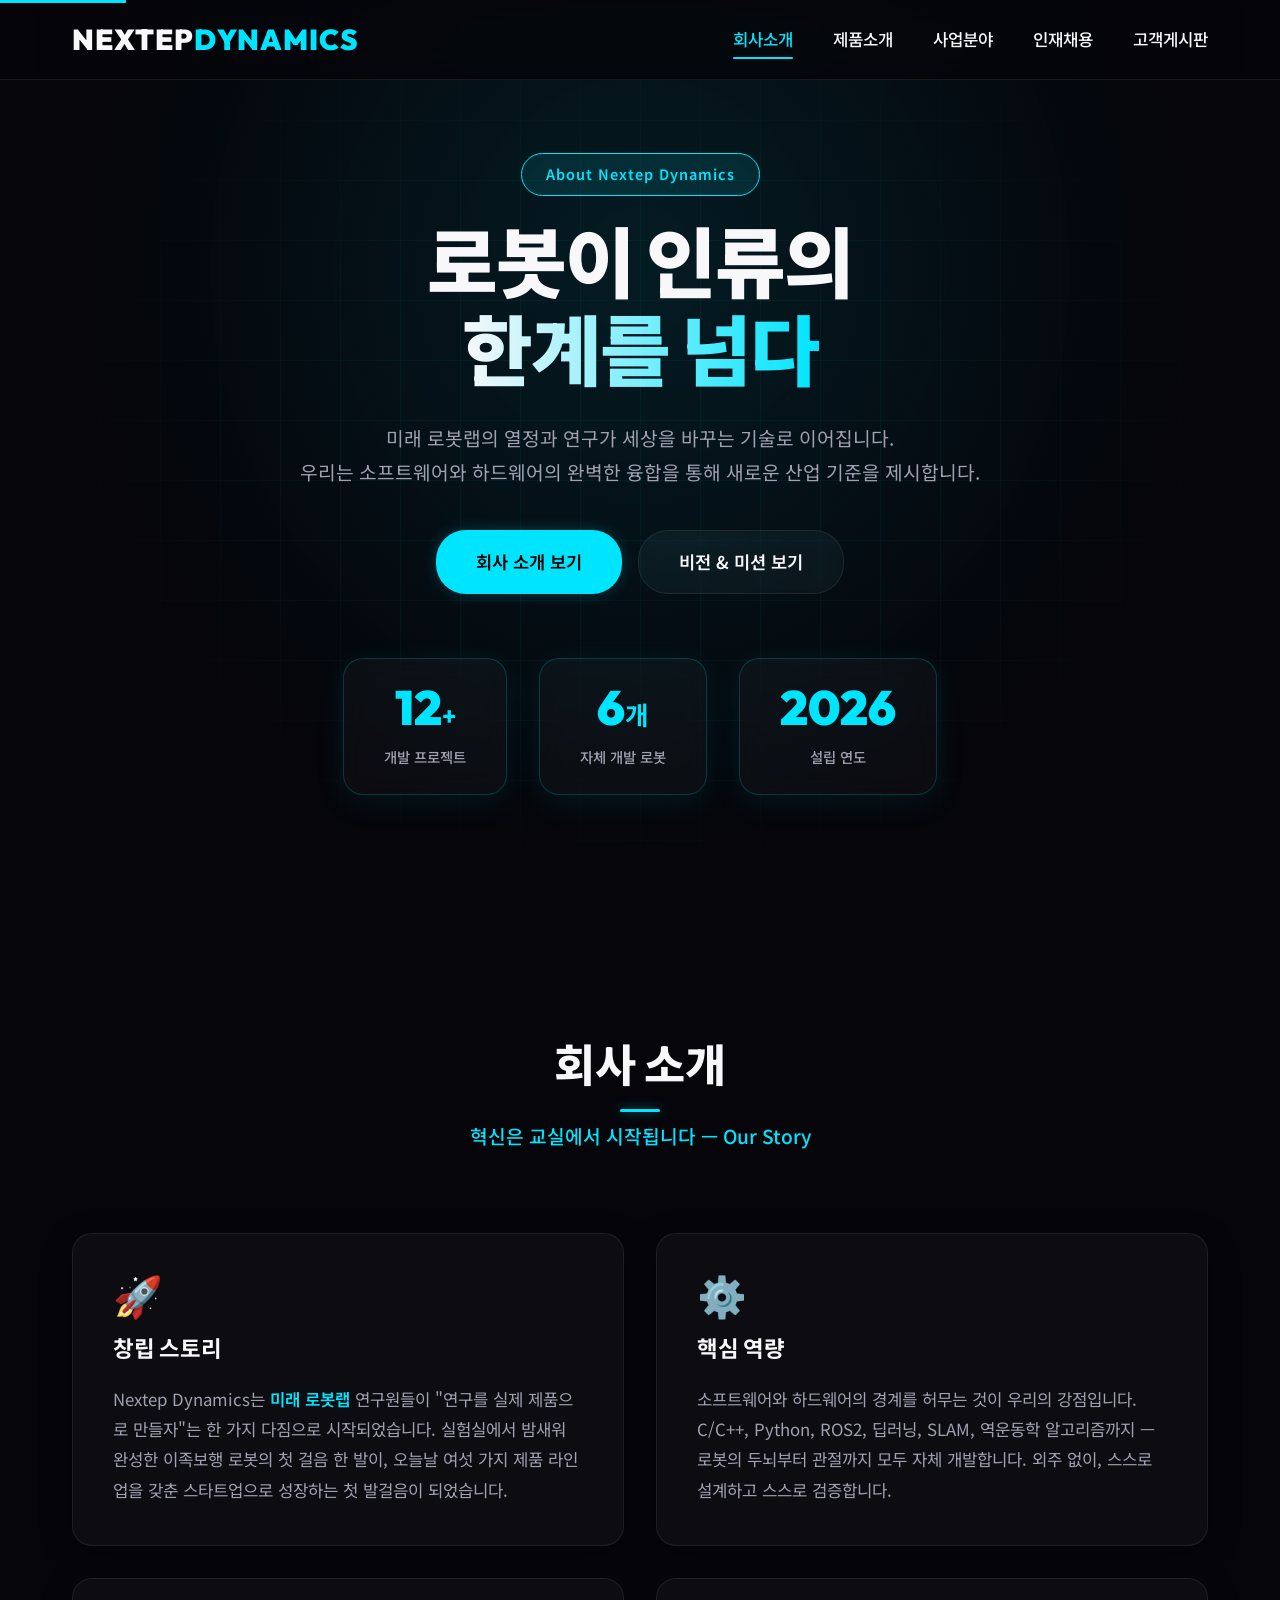
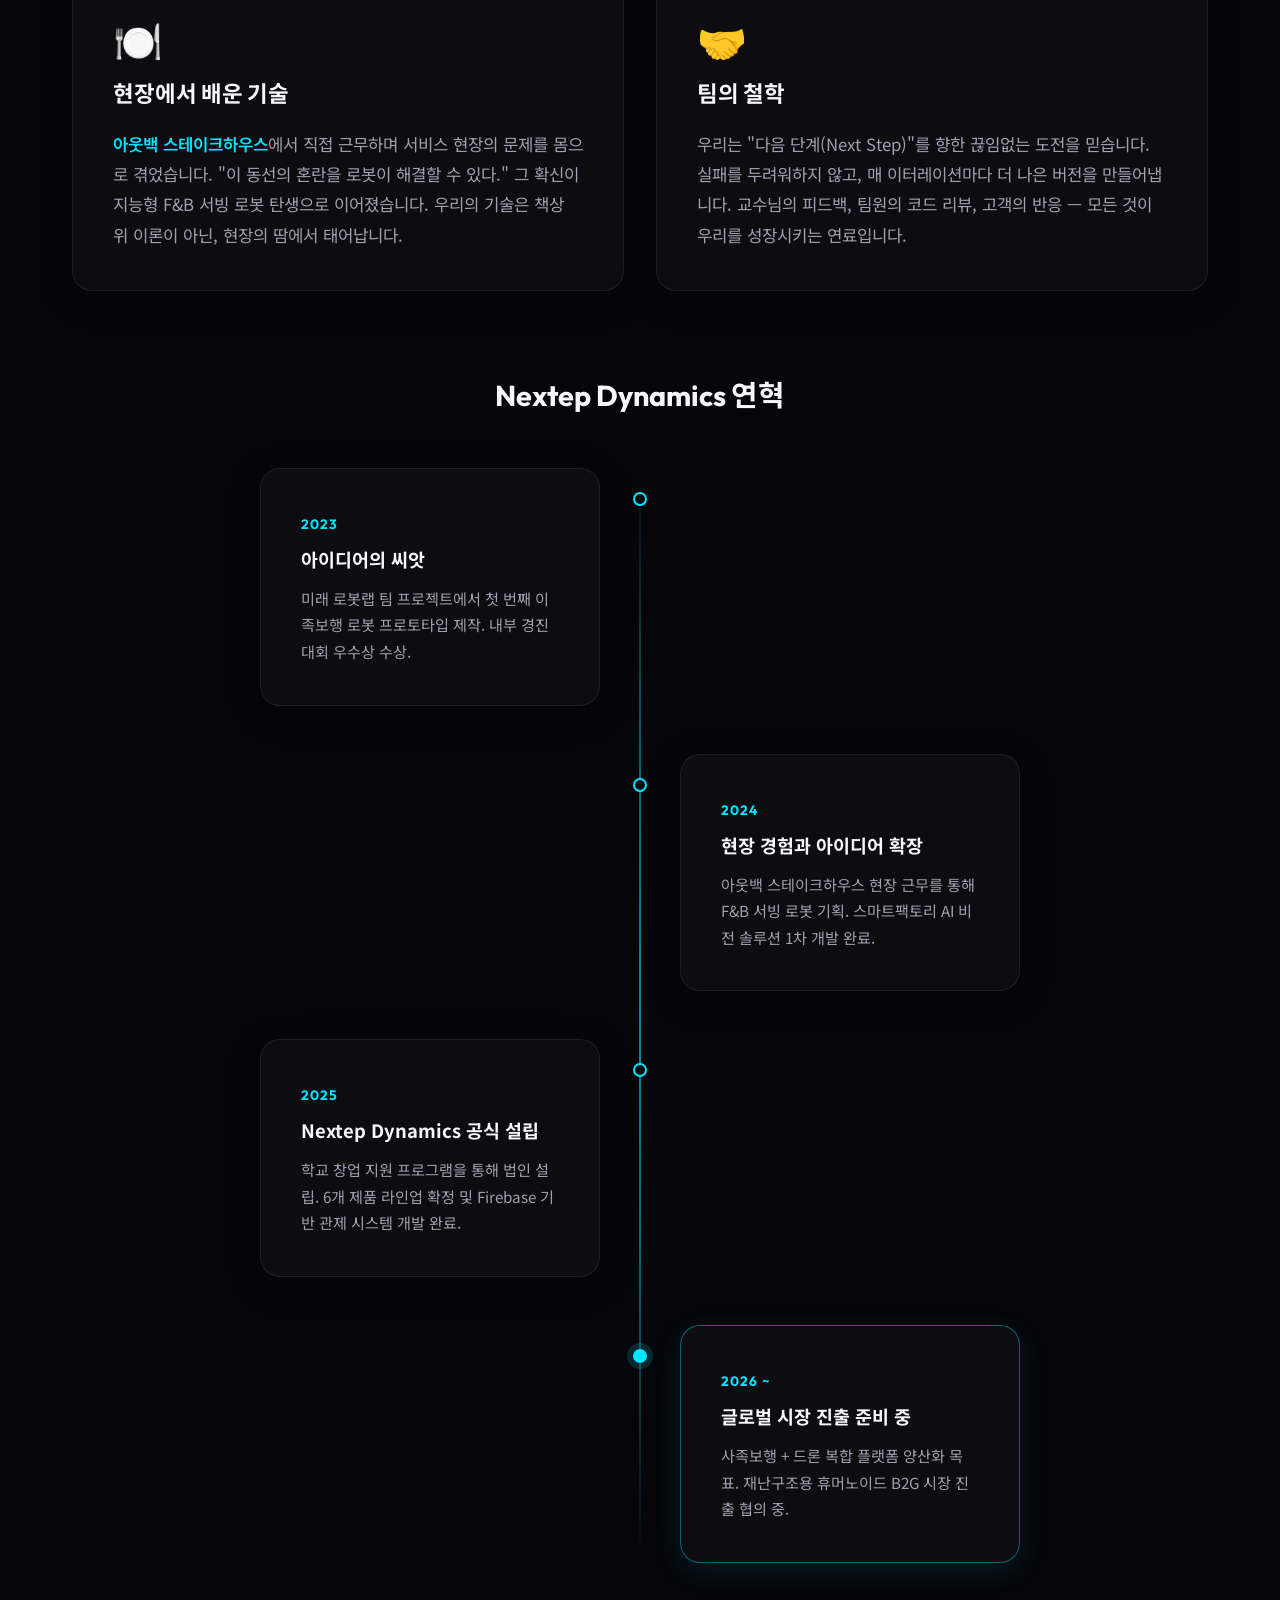
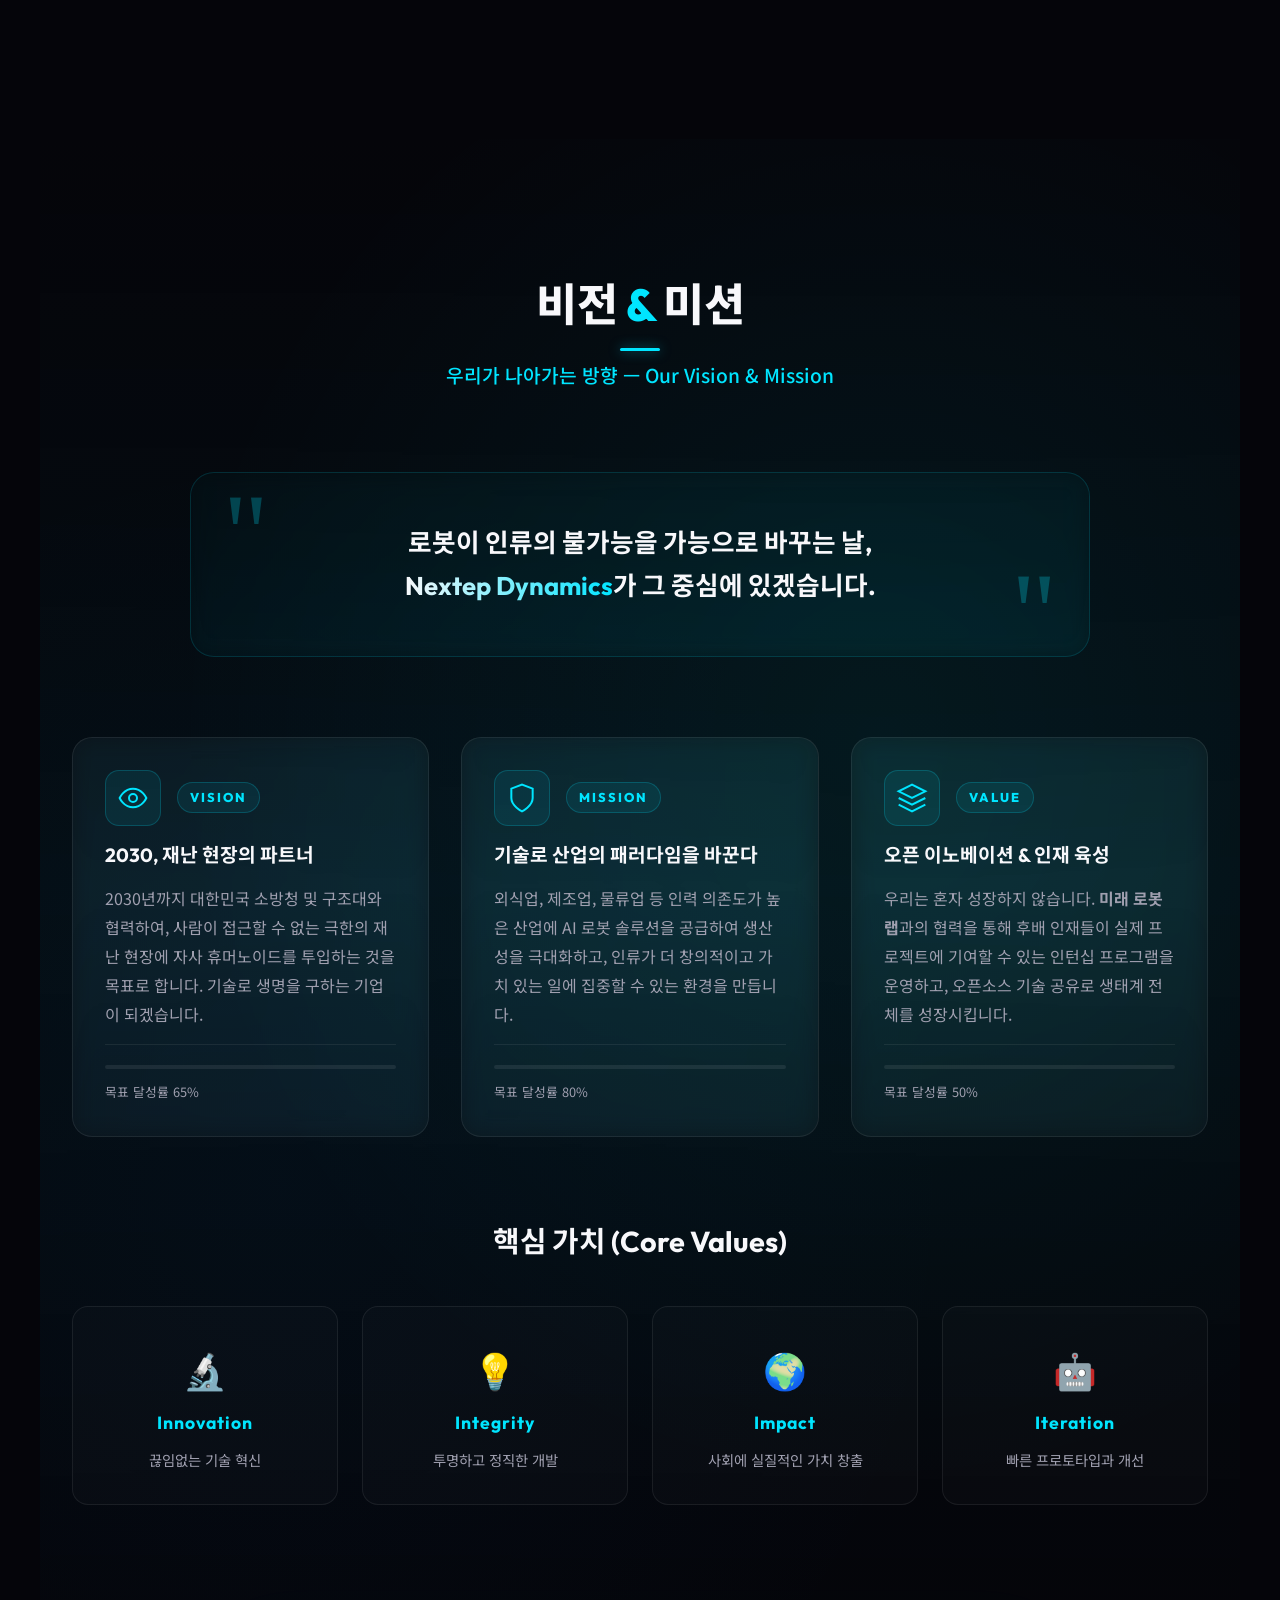
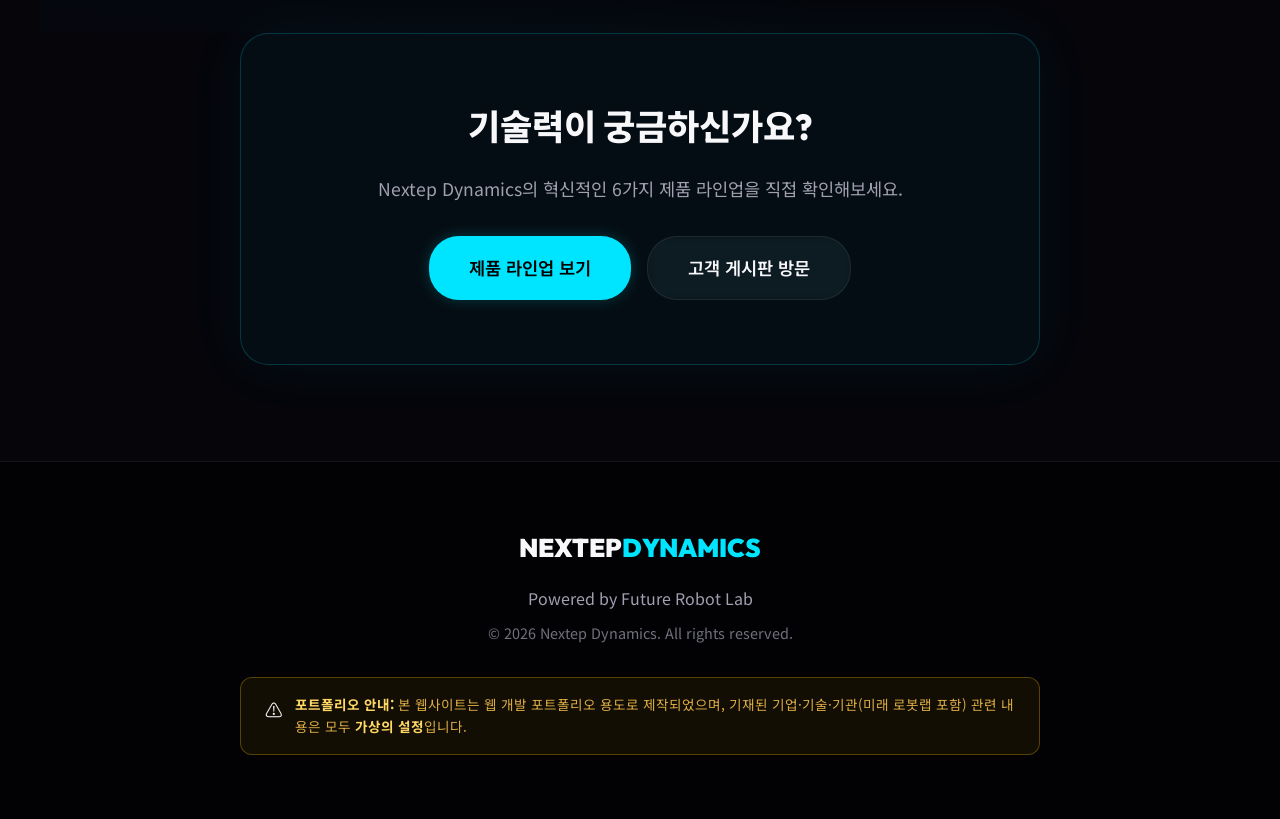
<file: about.html>
<!DOCTYPE html>
<html lang="ko">
<head>
    <meta charset="UTF-8">
    <meta name="viewport" content="width=device-width, initial-scale=1.0">
    <title>회사 소개 | Nextep Dynamics</title>
    <meta name="description" content="Nextep Dynamics의 창립 스토리, 핵심 가치, 미래 비전을 소개합니다. 미래 로봇랩에서 탄생한 첨단 로보틱스 기업입니다.">
    <meta name="theme-color" content="#00e5ff">
    <meta name="color-scheme" content="dark">
    <!-- Favicon & Manifest -->
    <link rel="icon" href="favicon.svg" type="image/svg+xml">
    <link rel="manifest" href="manifest.json">
    <!-- Open Graph -->
    <meta property="og:type"        content="website">
    <meta property="og:title"       content="회사소개 | Nextep Dynamics">
    <meta property="og:description" content="창립 스토리, 핵심 역량, 미래 비전 — Nextep Dynamics의 이야기">
    <meta property="og:url"         content="https://nextep-dynamics.kr/about.html">
    <meta property="og:image"       content="https://nextep-dynamics.kr/og-image.png">
    <meta property="og:image:width" content="1200">
    <meta property="og:image:height" content="630">
    <!-- Twitter Card -->
    <meta name="twitter:card"        content="summary_large_image">
    <meta name="twitter:title"       content="회사소개 | Nextep Dynamics">
    <meta name="twitter:description" content="창립 스토리, 핵심 역량, 미래 비전 — Nextep Dynamics의 이야기">
    <meta name="twitter:image"       content="https://nextep-dynamics.kr/og-image.png">
    <!-- Canonical -->
    <link rel="canonical" href="https://nextep-dynamics.kr/about.html">
    <!-- Preconnect (fonts) -->
    <link rel="preconnect" href="https://fonts.googleapis.com">
    <link rel="preconnect" href="https://fonts.gstatic.com" crossorigin>
    <link href="https://fonts.googleapis.com/css2?family=Outfit:wght@300;400;600;800;900&family=Noto+Sans+KR:wght@300;400;500;700;900&display=swap" rel="stylesheet">
    <!-- Stylesheets -->
    <link rel="stylesheet" href="style.css">
    <link rel="stylesheet" href="about.css">

</head>
<body>
    <!-- 접근성을 위한 본문 건너뛰기 링크 -->
    <a href="#main-content" class="skip-link">본문 바로가기</a>

    <!-- Navbar -->
    <nav class="navbar" role="navigation" aria-label="메인 네비게이션">
        <div class="nav-container">
            <a href="index.html" class="logo" aria-label="홈으로 이동">NEXTEP<span>DYNAMICS</span></a>
            <ul class="nav-links">
                <li><a href="about.html" class="nav-item active">회사소개</a></li>
                <li><a href="index.html#products" class="nav-item">제품소개</a></li>
                <li><a href="business.html" class="nav-item">사업분야</a></li>
                <li><a href="careers.html" class="nav-item">인재채용</a></li>
                <li><a href="board.html" class="nav-item">고객게시판</a></li>
            </ul>
            <button class="hamburger" aria-label="메뉴 열기" aria-expanded="false" tabindex="0">
                <span></span>
                <span></span>
                <span></span>
            </button>
        </div>
    </nav>

    <main id="main-content">

        <!-- ===== HERO: 회사 소개 헤더 ===== -->
        <section class="about-hero" aria-label="회사 소개 헤더">
            <div class="about-hero-bg-grid"></div>
            <div class="about-hero-content">
                <span class="badge fade-in-up">About Nextep Dynamics</span>
                <h1 class="fade-in-up delay-1">로봇이 인류의 <br><span class="gradient-text">한계를 넘다</span></h1>
                <p class="fade-in-up delay-2">미래 로봇랩의 열정과 연구가 세상을 바꾸는 기술로 이어집니다.<br>우리는 소프트웨어와 하드웨어의 완벽한 융합을 통해 새로운 산업 기준을 제시합니다.</p>
                <div class="about-hero-cta fade-in-up delay-3">
                    <a href="#company-intro" class="btn btn-primary" id="btn-intro-scroll">회사 소개 보기</a>
                    <a href="#vision" class="btn btn-secondary" id="btn-vision-scroll">비전 & 미션 보기</a>
                </div>
            </div>
            <!-- 플로팅 스탯 배지 -->
            <div class="floating-stats fade-in-up delay-3" aria-label="회사 주요 통계">
                <div class="fstat-item" tabindex="0">
                    <span class="fstat-num" id="counter-projects">0</span><span class="fstat-unit">+</span>
                    <span class="fstat-label">개발 프로젝트</span>
                </div>
                <div class="fstat-item" tabindex="0">
                    <span class="fstat-num" id="counter-robots">0</span><span class="fstat-unit">개</span>
                    <span class="fstat-label">자체 개발 로봇</span>
                </div>
                <div class="fstat-item" tabindex="0">
                    <span class="fstat-num" id="counter-since">0</span><span class="fstat-unit"></span>
                    <span class="fstat-label">설립 연도</span>
                </div>
            </div>
        </section>

        <!-- ===== SECTION 1: 회사 소개 ===== -->
        <section id="company-intro" class="about-section" aria-labelledby="intro-title">
            <div class="section-title">
                <h2 id="intro-title">회사 소개</h2>
                <p>혁신은 교실에서 시작됩니다 — Our Story</p>
            </div>

            <div class="intro-grid">
                <!-- 창립 스토리 -->
                <div class="intro-card glass-panel-about slide-in-left" tabindex="0">
                    <div class="intro-card-icon" aria-hidden="true">🚀</div>
                    <h3>창립 스토리</h3>
                    <p>Nextep Dynamics는 <strong>미래 로봇랩</strong> 연구원들이 "연구를 실제 제품으로 만들자"는 한 가지 다짐으로 시작되었습니다. 실험실에서 밤새워 완성한 이족보행 로봇의 첫 걸음 한 발이, 오늘날 여섯 가지 제품 라인업을 갖춘 스타트업으로 성장하는 첫 발걸음이 되었습니다.</p>
                </div>

                <!-- 핵심 역량 -->
                <div class="intro-card glass-panel-about slide-in-right" tabindex="0">
                    <div class="intro-card-icon" aria-hidden="true">⚙️</div>
                    <h3>핵심 역량</h3>
                    <p>소프트웨어와 하드웨어의 경계를 허무는 것이 우리의 강점입니다. C/C++, Python, ROS2, 딥러닝, SLAM, 역운동학 알고리즘까지 — 로봇의 두뇌부터 관절까지 모두 자체 개발합니다. 외주 없이, 스스로 설계하고 스스로 검증합니다.</p>
                </div>

                <!-- 아웃백 스토리 -->
                <div class="intro-card glass-panel-about slide-in-left" tabindex="0">
                    <div class="intro-card-icon" aria-hidden="true">🍽️</div>
                    <h3>현장에서 배운 기술</h3>
                    <p><strong>아웃백 스테이크하우스</strong>에서 직접 근무하며 서비스 현장의 문제를 몸으로 겪었습니다. "이 동선의 혼란을 로봇이 해결할 수 있다." 그 확신이 지능형 F&B 서빙 로봇 탄생으로 이어졌습니다. 우리의 기술은 책상 위 이론이 아닌, 현장의 땀에서 태어납니다.</p>
                </div>

                <!-- 팀 철학 -->
                <div class="intro-card glass-panel-about slide-in-right" tabindex="0">
                    <div class="intro-card-icon" aria-hidden="true">🤝</div>
                    <h3>팀의 철학</h3>
                    <p>우리는 "다음 단계(Next Step)"를 향한 끊임없는 도전을 믿습니다. 실패를 두려워하지 않고, 매 이터레이션마다 더 나은 버전을 만들어냅니다. 교수님의 피드백, 팀원의 코드 리뷰, 고객의 반응 — 모든 것이 우리를 성장시키는 연료입니다.</p>
                </div>
            </div>

            <!-- 타임라인 -->
            <div class="timeline-wrapper fade-in" aria-label="회사 연혁">
                <h3 class="timeline-title">Nextep Dynamics 연혁</h3>
                <div class="timeline">
                    <div class="timeline-item" tabindex="0">
                        <div class="timeline-dot"></div>
                        <div class="timeline-content glass-panel-about">
                            <span class="timeline-year">2023</span>
                            <h4>아이디어의 씨앗</h4>
                            <p>미래 로봇랩 팀 프로젝트에서 첫 번째 이족보행 로봇 프로토타입 제작. 내부 경진대회 우수상 수상.</p>
                        </div>
                    </div>
                    <div class="timeline-item" tabindex="0">
                        <div class="timeline-dot"></div>
                        <div class="timeline-content glass-panel-about">
                            <span class="timeline-year">2024</span>
                            <h4>현장 경험과 아이디어 확장</h4>
                            <p>아웃백 스테이크하우스 현장 근무를 통해 F&B 서빙 로봇 기획. 스마트팩토리 AI 비전 솔루션 1차 개발 완료.</p>
                        </div>
                    </div>
                    <div class="timeline-item" tabindex="0">
                        <div class="timeline-dot"></div>
                        <div class="timeline-content glass-panel-about">
                            <span class="timeline-year">2025</span>
                            <h4>Nextep Dynamics 공식 설립</h4>
                            <p>학교 창업 지원 프로그램을 통해 법인 설립. 6개 제품 라인업 확정 및 Firebase 기반 관제 시스템 개발 완료.</p>
                        </div>
                    </div>
                    <div class="timeline-item" tabindex="0">
                        <div class="timeline-dot timeline-dot-active"></div>
                        <div class="timeline-content glass-panel-about timeline-content-active">
                            <span class="timeline-year">2026 ~</span>
                            <h4>글로벌 시장 진출 준비 중</h4>
                            <p>사족보행 + 드론 복합 플랫폼 양산화 목표. 재난구조용 휴머노이드 B2G 시장 진출 협의 중.</p>
                        </div>
                    </div>
                </div>
            </div>
        </section>

        <!-- ===== SECTION 2: 비전 & 미션 ===== -->
        <section id="vision" class="vision-section" aria-labelledby="vision-title">
            <!-- 배경 파티클 효과 -->
            <div class="vision-bg-overlay"></div>
            <canvas id="vision-canvas" aria-hidden="true"></canvas>

            <div class="vision-content">
                <div class="section-title">
                    <h2 id="vision-title">비전 <span style="color:var(--accent-color)">&</span> 미션</h2>
                    <p>우리가 나아가는 방향 — Our Vision & Mission</p>
                </div>

                <!-- 빅 비전 문구 -->
                <div class="vision-statement fade-in" aria-label="핵심 비전">
                    <div class="vision-quote-mark" aria-hidden="true">"</div>
                    <p class="vision-big-text">로봇이 인류의 불가능을 가능으로 바꾸는 날,<br><span class="gradient-text">Nextep Dynamics</span>가 그 중심에 있겠습니다.</p>
                    <div class="vision-quote-mark vision-quote-right" aria-hidden="true">"</div>
                </div>

                <!-- 비전 카드 3개 -->
                <div class="vision-cards" role="list">
                    <div class="vision-card slide-in-left" role="listitem" tabindex="0">
                        <div class="vision-card-header">
                            <div class="vision-icon" aria-hidden="true">
                                <svg viewBox="0 0 24 24" fill="none" stroke="currentColor" stroke-width="1.5" width="32" height="32">
                                    <path d="M2 12s3-7 10-7 10 7 10 7-3 7-10 7-10-7-10-7z"/>
                                    <circle cx="12" cy="12" r="3"/>
                                </svg>
                            </div>
                            <span class="vision-card-label">VISION</span>
                        </div>
                        <h3>2030, 재난 현장의 파트너</h3>
                        <p>2030년까지 대한민국 소방청 및 구조대와 협력하여, 사람이 접근할 수 없는 극한의 재난 현장에 자사 휴머노이드를 투입하는 것을 목표로 합니다. 기술로 생명을 구하는 기업이 되겠습니다.</p>
                        <div class="vision-card-footer">
                            <div class="vision-progress-bar" role="progressbar" aria-valuenow="65" aria-valuemin="0" aria-valuemax="100" aria-label="목표 달성률 65%">
                                <div class="vision-progress-fill" style="width: 65%;"></div>
                            </div>
                            <span class="vision-progress-label">목표 달성률 65%</span>
                        </div>
                    </div>

                    <div class="vision-card slide-in-left" style="transition-delay: 0.15s;" role="listitem" tabindex="0">
                        <div class="vision-card-header">
                            <div class="vision-icon" aria-hidden="true">
                                <svg viewBox="0 0 24 24" fill="none" stroke="currentColor" stroke-width="1.5" width="32" height="32">
                                    <path d="M12 22s8-4 8-10V5l-8-3-8 3v7c0 6 8 10 8 10z"/>
                                </svg>
                            </div>
                            <span class="vision-card-label">MISSION</span>
                        </div>
                        <h3>기술로 산업의 패러다임을 바꾼다</h3>
                        <p>외식업, 제조업, 물류업 등 인력 의존도가 높은 산업에 AI 로봇 솔루션을 공급하여 생산성을 극대화하고, 인류가 더 창의적이고 가치 있는 일에 집중할 수 있는 환경을 만듭니다.</p>
                        <div class="vision-card-footer">
                            <div class="vision-progress-bar" role="progressbar" aria-valuenow="80" aria-valuemin="0" aria-valuemax="100" aria-label="목표 달성률 80%">
                                <div class="vision-progress-fill" style="width: 80%;"></div>
                            </div>
                            <span class="vision-progress-label">목표 달성률 80%</span>
                        </div>
                    </div>

                    <div class="vision-card slide-in-left" style="transition-delay: 0.3s;" role="listitem" tabindex="0">
                        <div class="vision-card-header">
                            <div class="vision-icon" aria-hidden="true">
                                <svg viewBox="0 0 24 24" fill="none" stroke="currentColor" stroke-width="1.5" width="32" height="32">
                                    <path d="M12 2L2 7l10 5 10-5-10-5z"/>
                                    <path d="M2 17l10 5 10-5"/>
                                    <path d="M2 12l10 5 10-5"/>
                                </svg>
                            </div>
                            <span class="vision-card-label">VALUE</span>
                        </div>
                        <h3>오픈 이노베이션 & 인재 육성</h3>
                        <p>우리는 혼자 성장하지 않습니다. <strong>미래 로봇랩</strong>과의 협력을 통해 후배 인재들이 실제 프로젝트에 기여할 수 있는 인턴십 프로그램을 운영하고, 오픈소스 기술 공유로 생태계 전체를 성장시킵니다.</p>
                        <div class="vision-card-footer">
                            <div class="vision-progress-bar" role="progressbar" aria-valuenow="50" aria-valuemin="0" aria-valuemax="100" aria-label="목표 달성률 50%">
                                <div class="vision-progress-fill" style="width: 50%;"></div>
                            </div>
                            <span class="vision-progress-label">목표 달성률 50%</span>
                        </div>
                    </div>
                </div>

                <!-- 핵심 가치 -->
                <div class="core-values fade-in" aria-labelledby="values-title">
                    <h3 id="values-title" class="core-values-title">핵심 가치 (Core Values)</h3>
                    <div class="core-values-grid" role="list">
                        <div class="core-value-item" role="listitem" tabindex="0">
                            <span class="core-value-icon" aria-hidden="true">🔬</span>
                            <span class="core-value-name">Innovation</span>
                            <span class="core-value-desc">끊임없는 기술 혁신</span>
                        </div>
                        <div class="core-value-item" role="listitem" tabindex="0">
                            <span class="core-value-icon" aria-hidden="true">💡</span>
                            <span class="core-value-name">Integrity</span>
                            <span class="core-value-desc">투명하고 정직한 개발</span>
                        </div>
                        <div class="core-value-item" role="listitem" tabindex="0">
                            <span class="core-value-icon" aria-hidden="true">🌍</span>
                            <span class="core-value-name">Impact</span>
                            <span class="core-value-desc">사회에 실질적인 가치 창출</span>
                        </div>
                        <div class="core-value-item" role="listitem" tabindex="0">
                            <span class="core-value-icon" aria-hidden="true">🤖</span>
                            <span class="core-value-name">Iteration</span>
                            <span class="core-value-desc">빠른 프로토타입과 개선</span>
                        </div>
                    </div>
                </div>
            </div>
        </section>

        <!-- ===== CTA: 제품 보러가기 ===== -->
        <section class="about-cta fade-in" aria-labelledby="cta-title">
            <h2 id="cta-title">기술력이 궁금하신가요?</h2>
            <p>Nextep Dynamics의 혁신적인 6가지 제품 라인업을 직접 확인해보세요.</p>
            <div class="about-cta-buttons">
                <a href="index.html#products" class="btn btn-primary" id="btn-view-products">제품 라인업 보기</a>
                <a href="board.html" class="btn btn-secondary" id="btn-go-board">고객 게시판 방문</a>
            </div>
        </section>

    </main>

    <!-- Footer -->
    <footer role="contentinfo">
        <div class="footer-content">
            <div class="footer-logo">NEXTEP<span>DYNAMICS</span></div>
            <p>Powered by Future Robot Lab</p>
            <p class="copyright">© 2026 Nextep Dynamics. All rights reserved.</p>
            <div class="footer-disclaimer" role="note" aria-label="포트폴리오 안내">
                <span class="footer-disclaimer-icon">⚠️</span>
                <p><strong>포트폴리오 안내:</strong> 본 웹사이트는 웹 개발 포트폴리오 용도로 제작되었으며, 기재된 기업·기술·기관(미래 로봇랩 포함) 관련 내용은 모두 <strong>가상의 설정</strong>입니다.</p>
            </div>
        </div>
    </footer>

    <script src="about.js"></script>
</body>
</html>
</file>
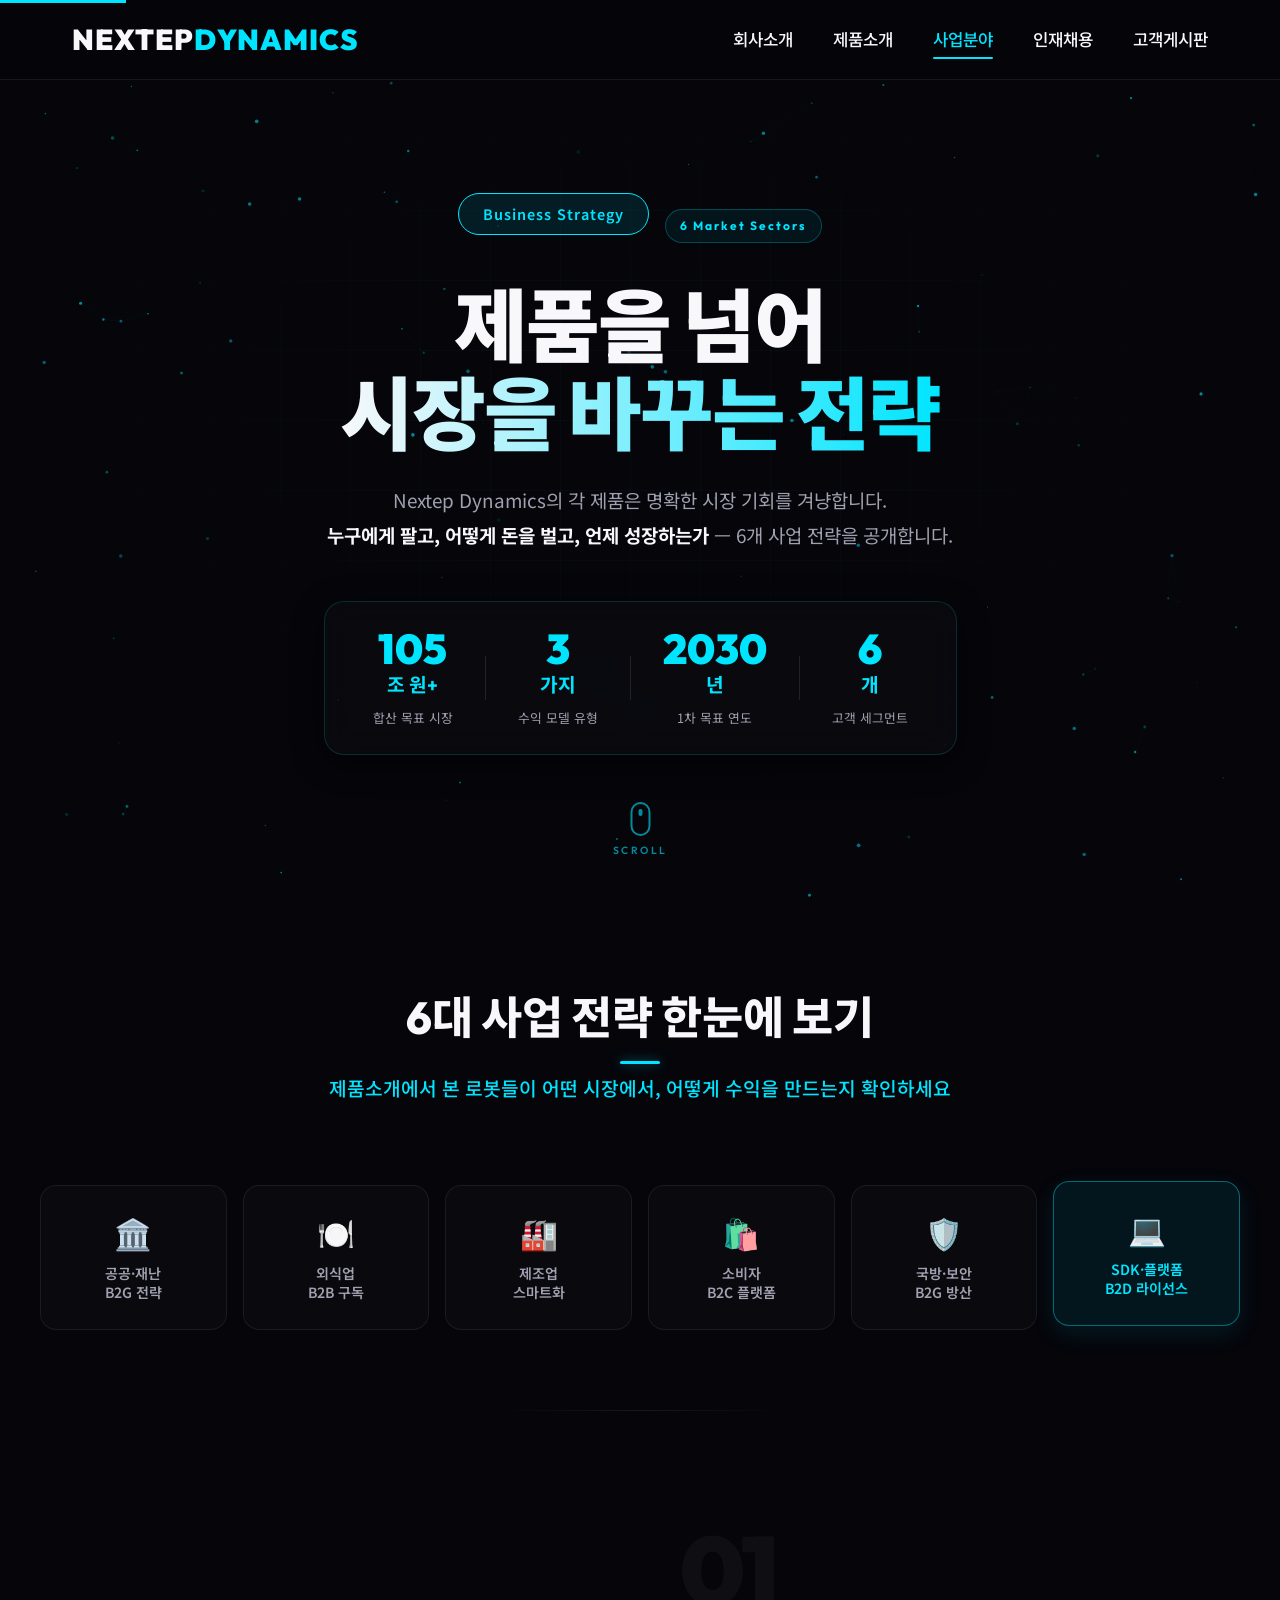
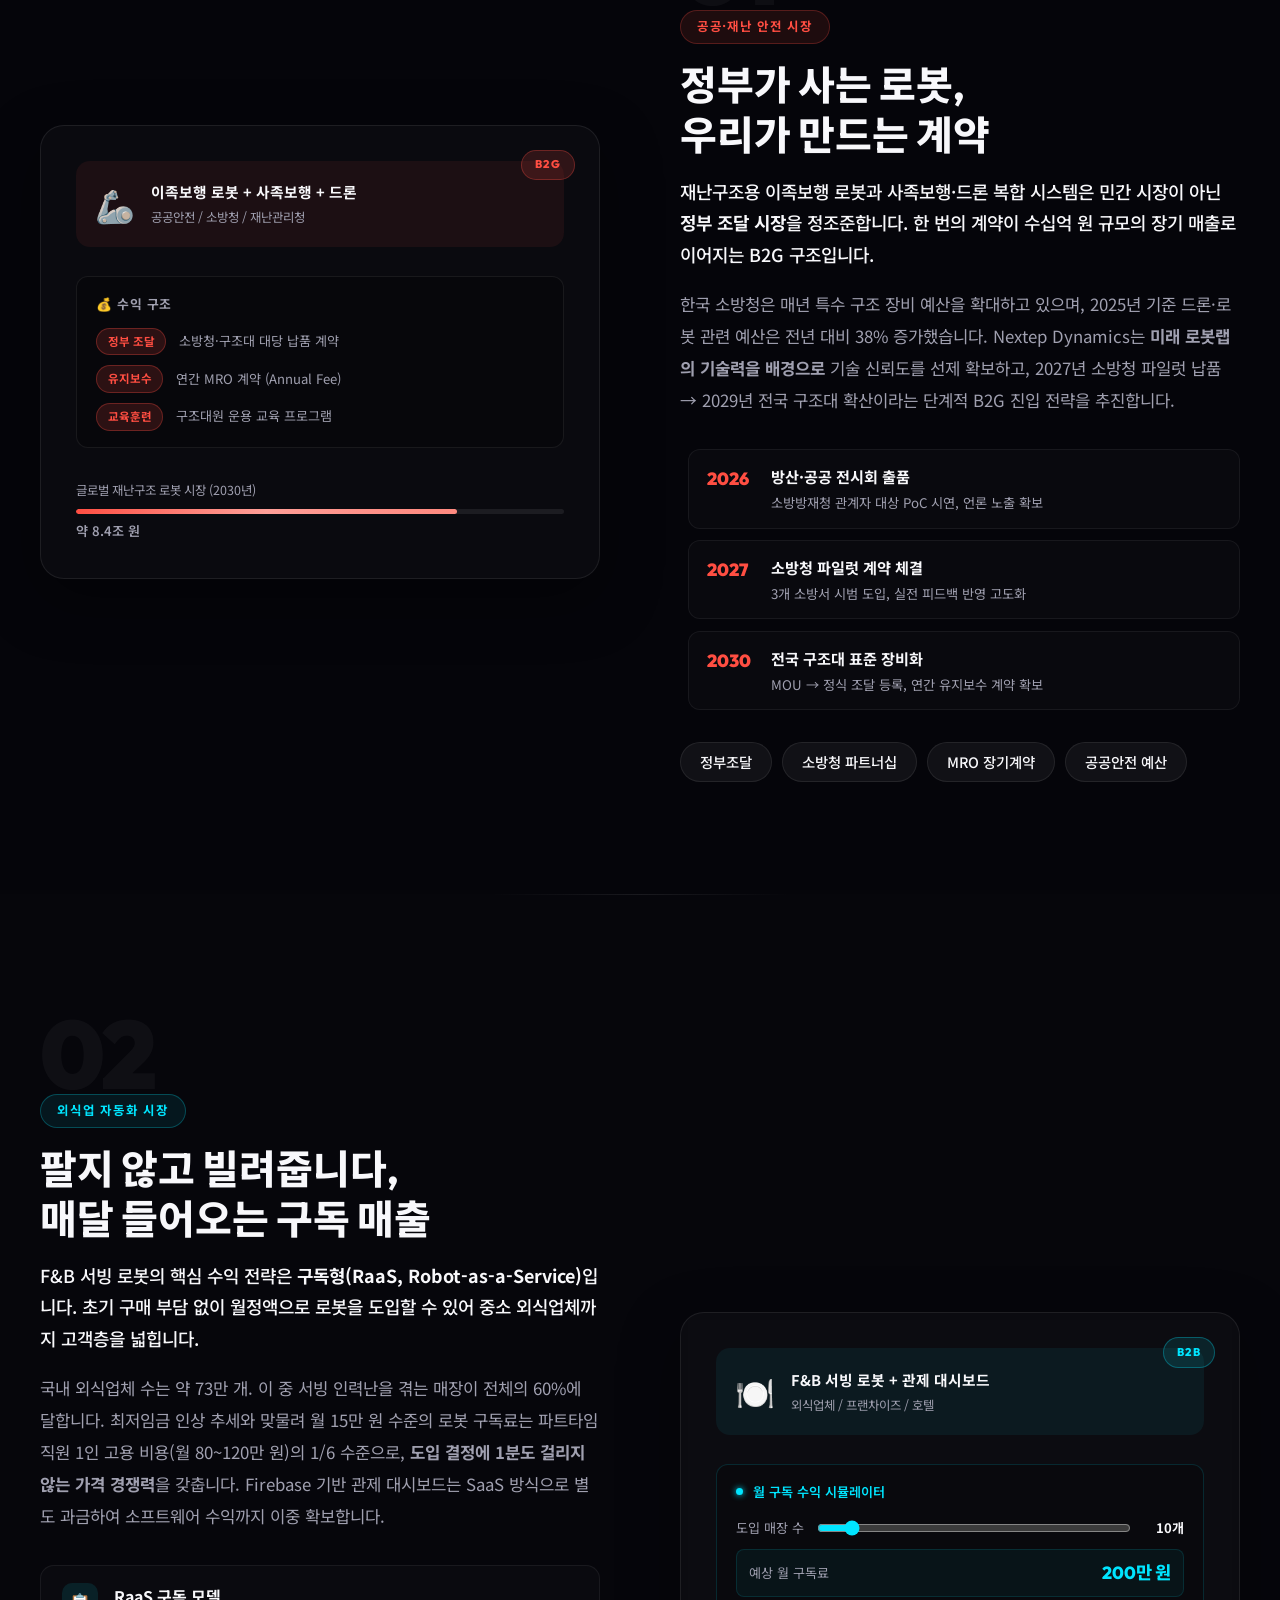
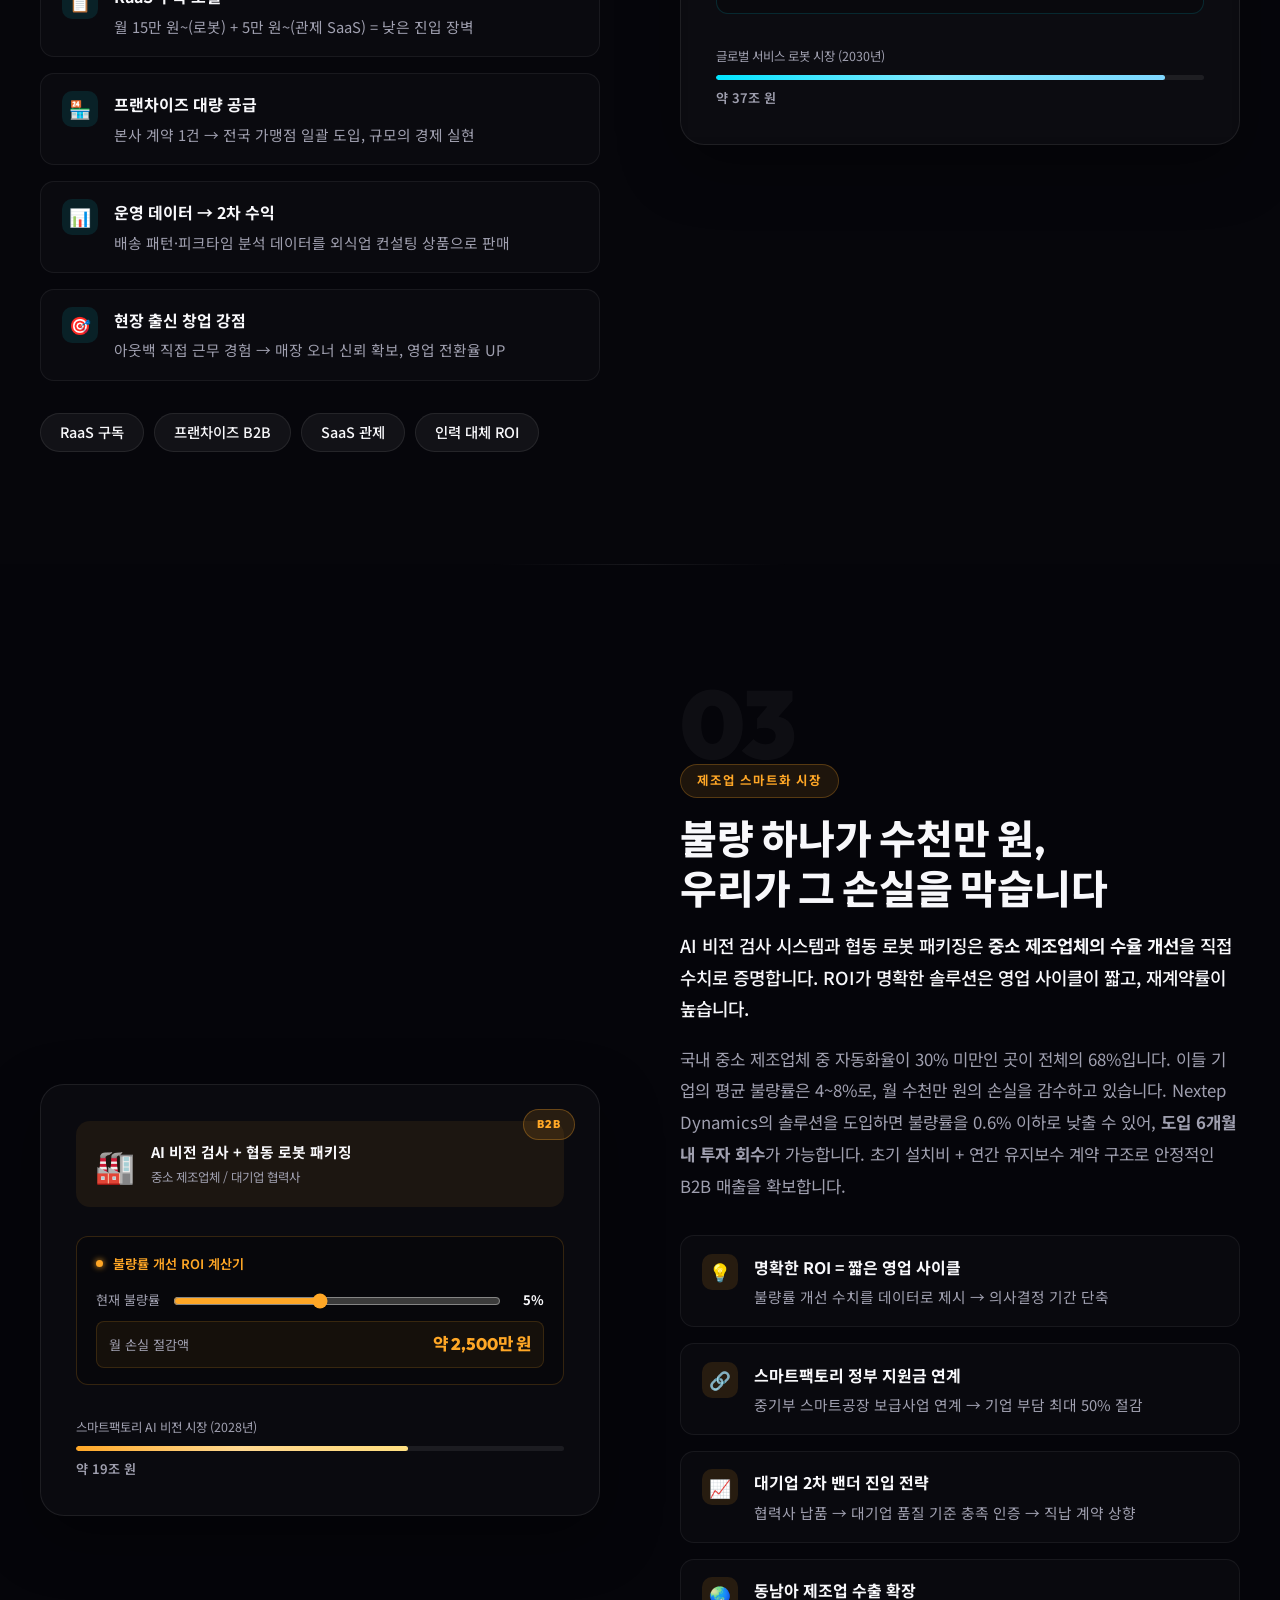
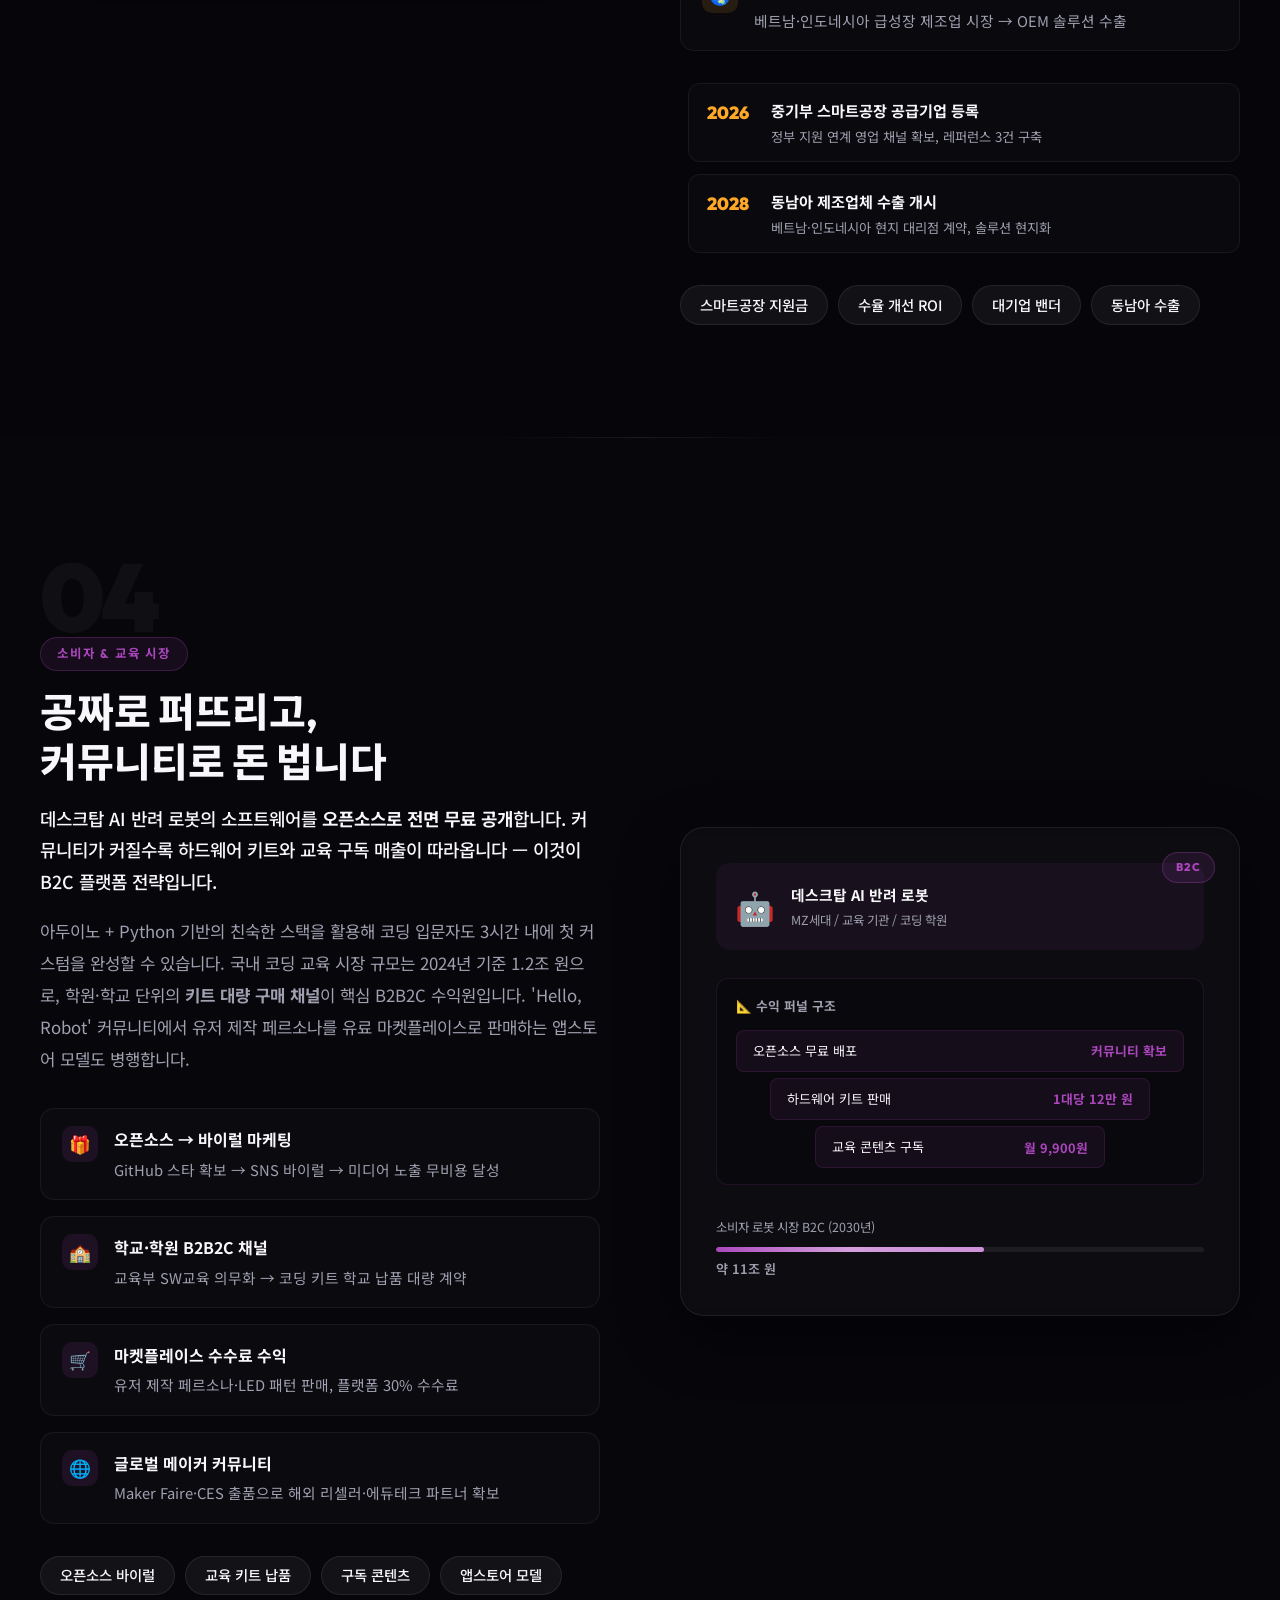
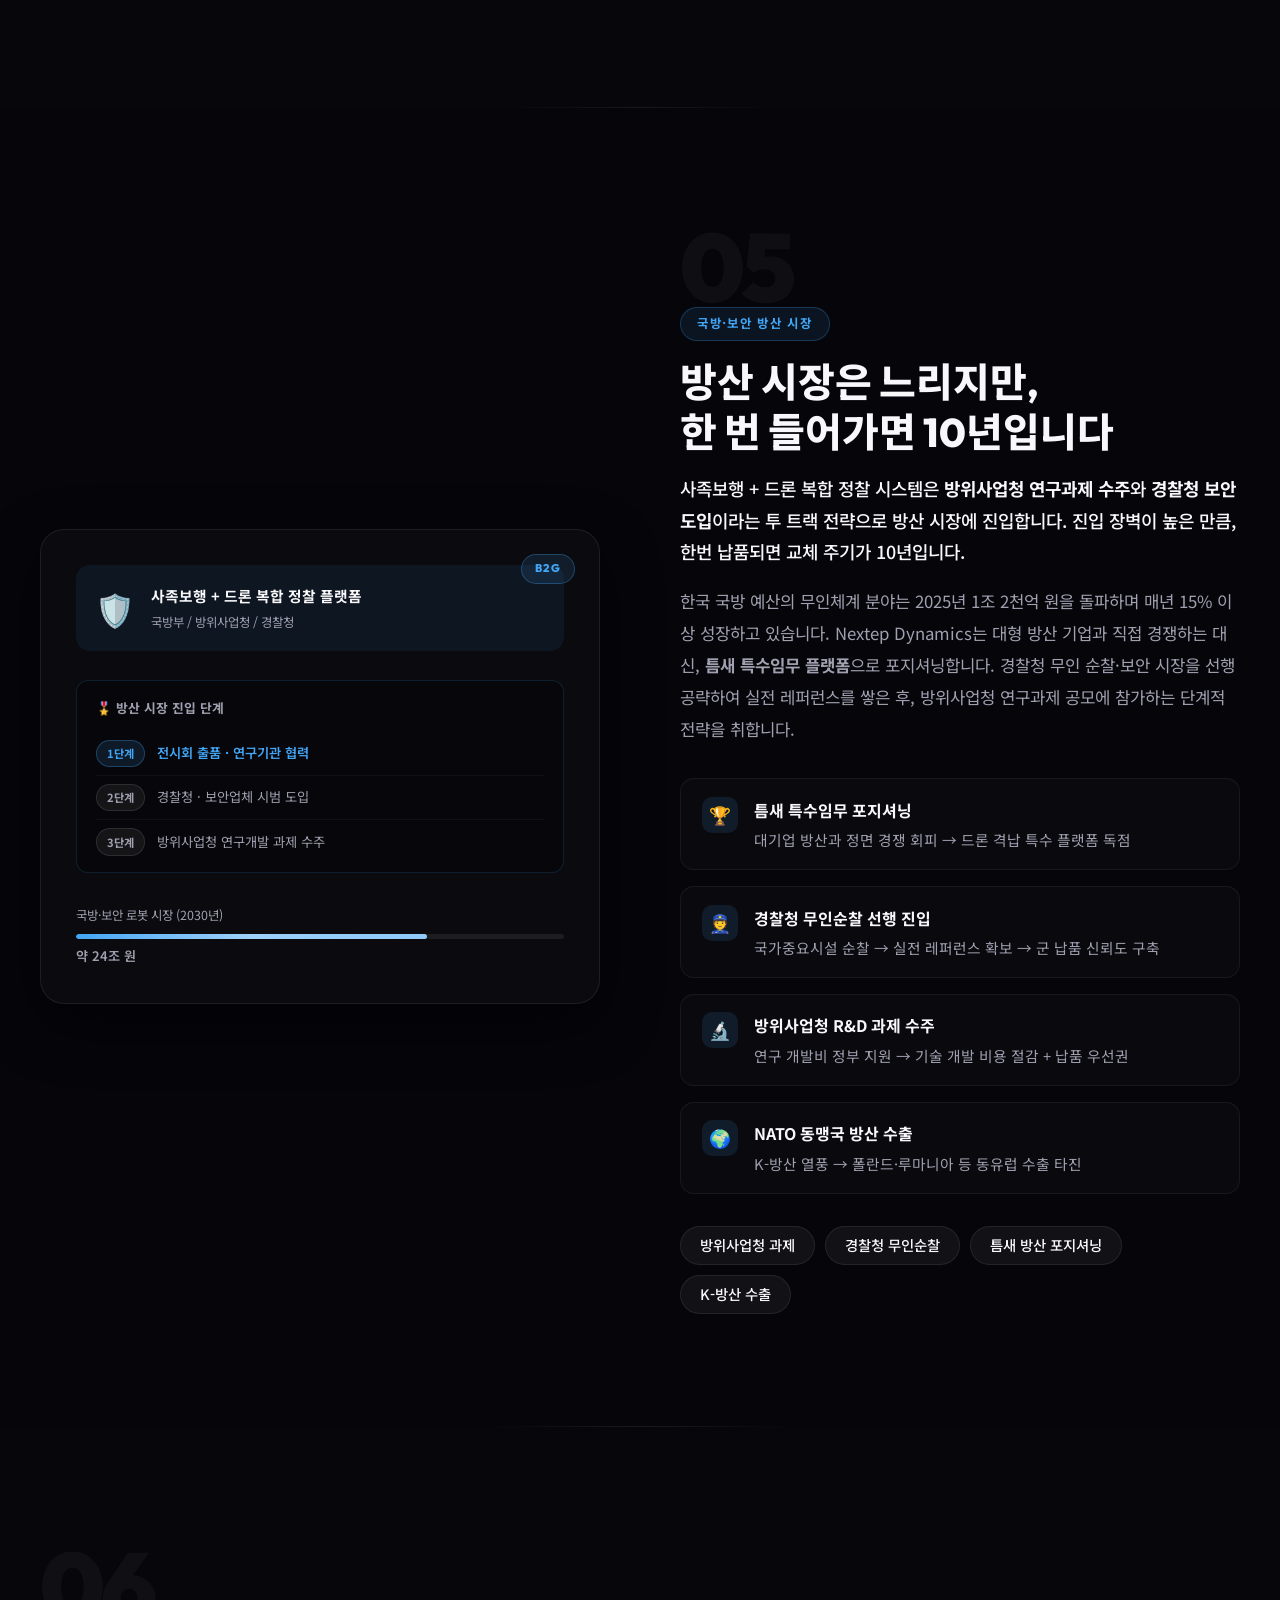
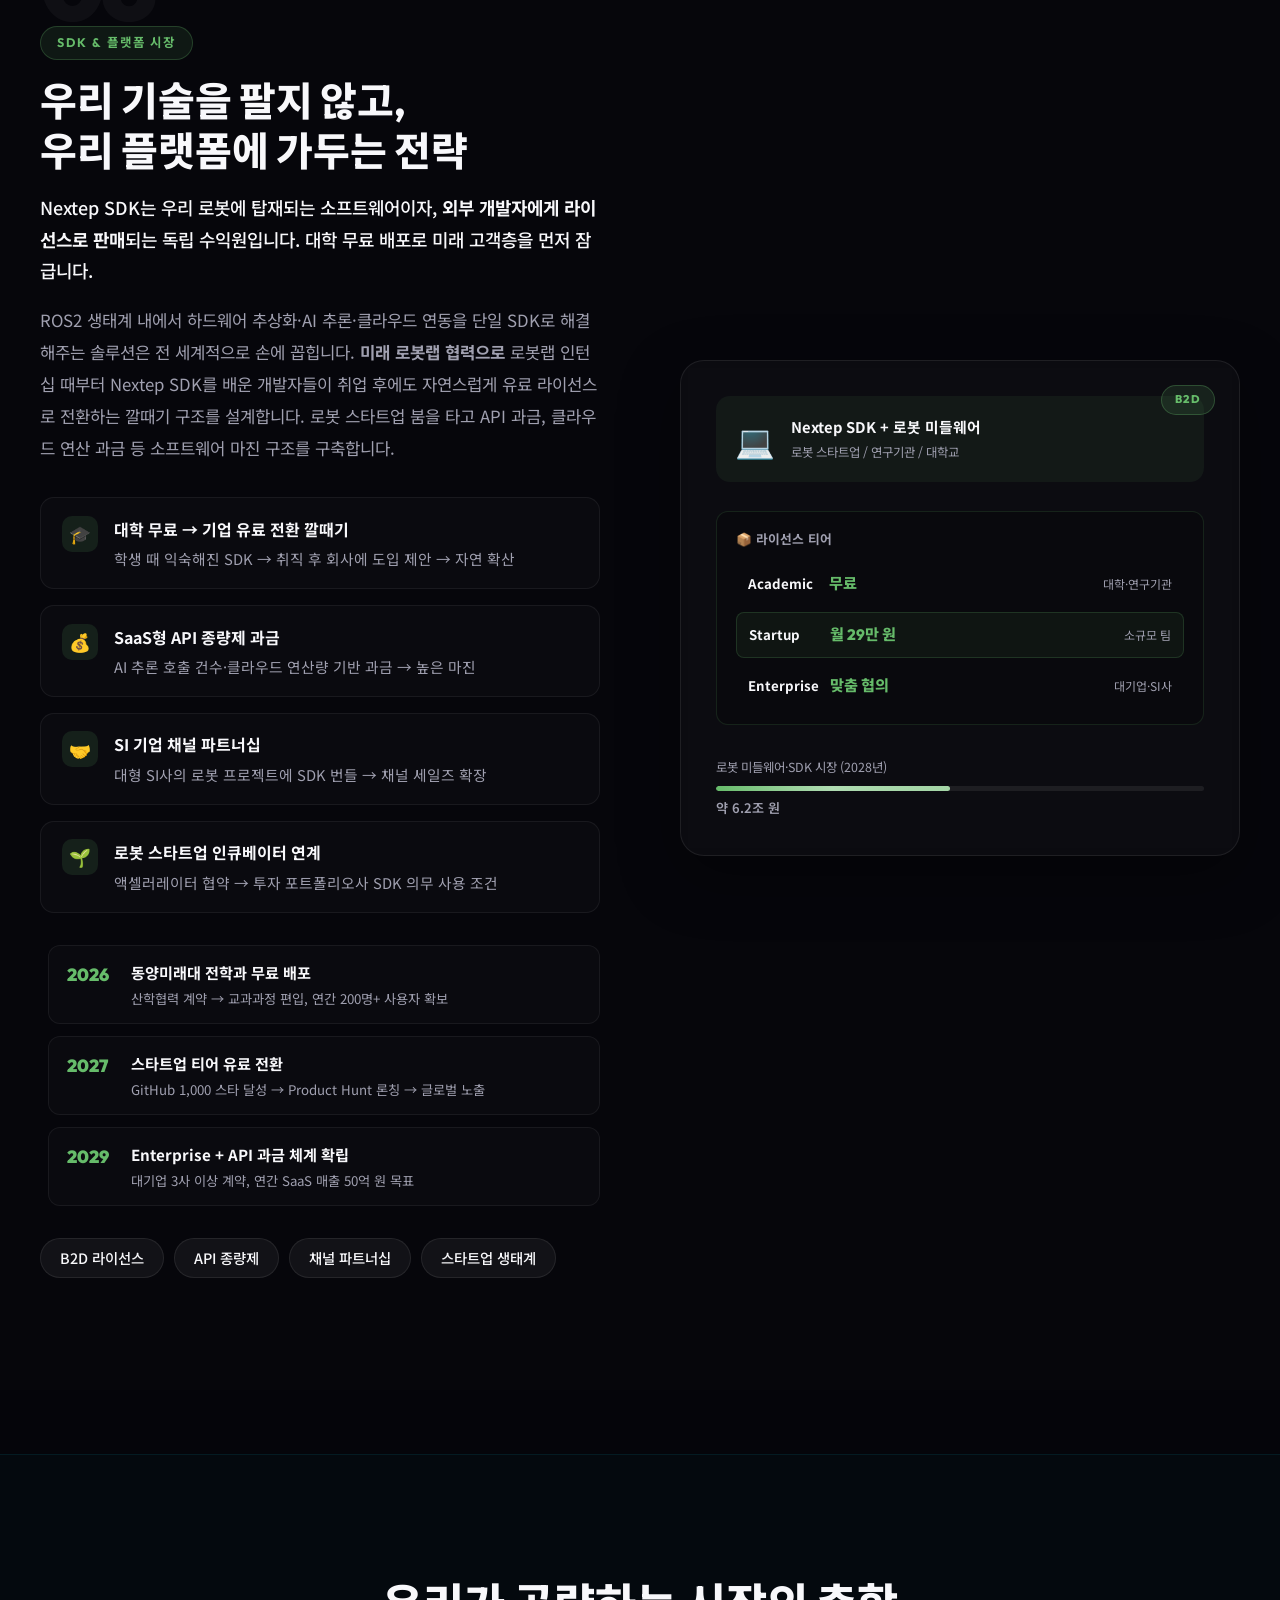
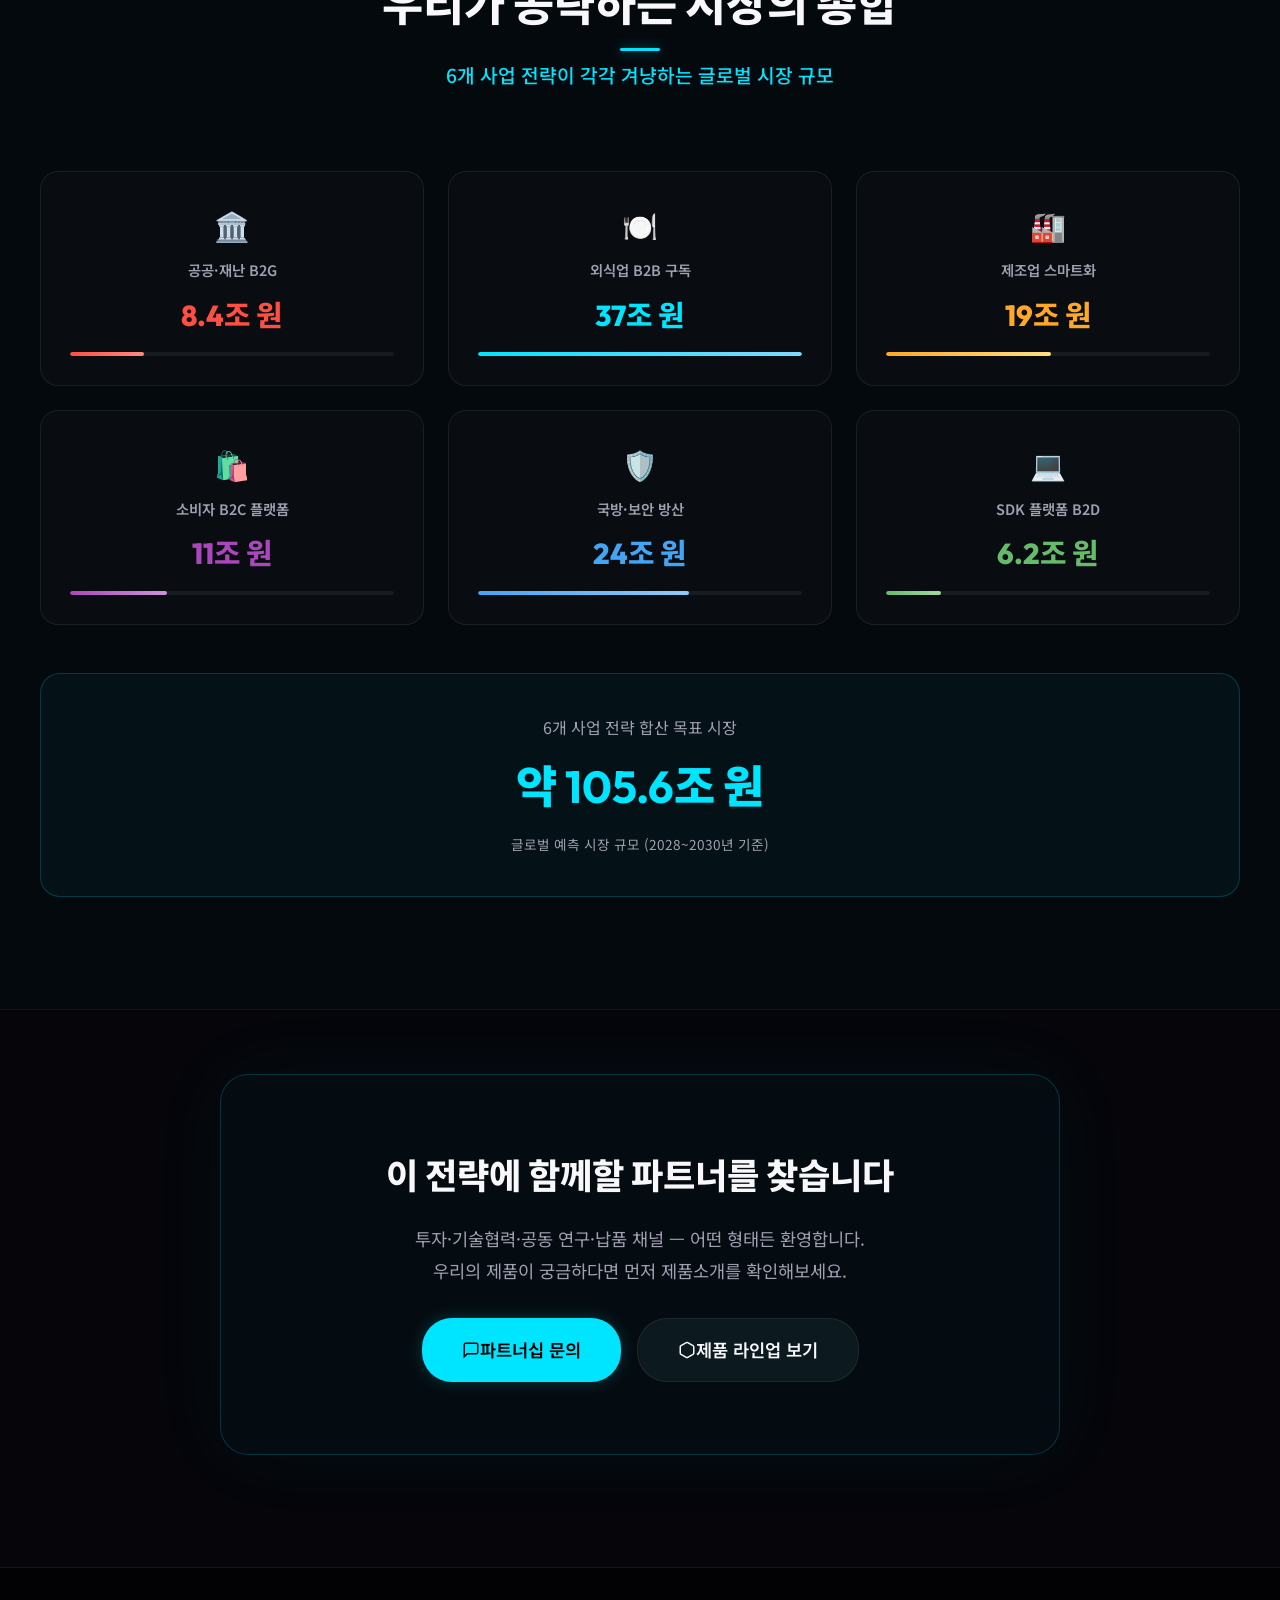
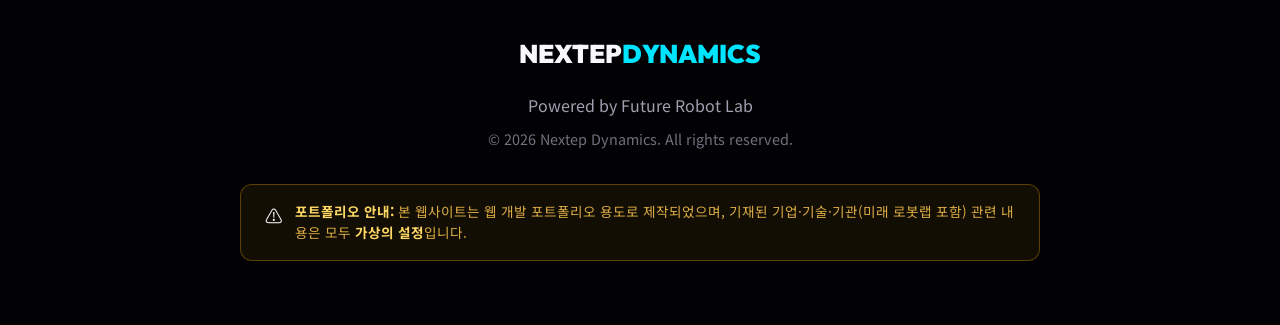
<file: business.html>
<!DOCTYPE html>
<html lang="ko">
<head>
    <meta charset="UTF-8">
    <meta name="viewport" content="width=device-width, initial-scale=1.0">
    <title>사업 분야 | Nextep Dynamics</title>
    <meta name="description" content="Nextep Dynamics의 6대 사업 전략: 각 제품이 공략하는 시장, 비즈니스 모델, 고객 세그먼트, 수익 구조와 성장 로드맵을 소개합니다.">
    <meta name="theme-color" content="#00e5ff">
    <meta name="color-scheme" content="dark">
    <!-- Favicon & Manifest -->
    <link rel="icon" href="favicon.svg" type="image/svg+xml">
    <link rel="manifest" href="manifest.json">
    <!-- Open Graph -->
    <meta property="og:type"        content="website">
    <meta property="og:title"       content="사업 분야 | Nextep Dynamics">
    <meta property="og:description" content="6대 사업 전략 — 재난구조·서빙·스마트팩토리·방산·농업·SDK 시장 공략">
    <meta property="og:url"         content="https://nextep-dynamics.kr/business.html">
    <meta property="og:image"       content="https://nextep-dynamics.kr/og-image.png">
    <meta property="og:image:width" content="1200">
    <meta property="og:image:height" content="630">
    <!-- Twitter Card -->
    <meta name="twitter:card"        content="summary_large_image">
    <meta name="twitter:title"       content="사업 분야 | Nextep Dynamics">
    <meta name="twitter:description" content="6대 사업 전략 — 재난구조·서빙·스마트팩토리·방산·농업·SDK 시장 공략">
    <meta name="twitter:image"       content="https://nextep-dynamics.kr/og-image.png">
    <!-- Canonical -->
    <link rel="canonical" href="https://nextep-dynamics.kr/business.html">
    <!-- Preconnect (fonts) -->
    <link rel="preconnect" href="https://fonts.googleapis.com">
    <link rel="preconnect" href="https://fonts.gstatic.com" crossorigin>
    <link href="https://fonts.googleapis.com/css2?family=Outfit:wght@300;400;600;800;900&family=Noto+Sans+KR:wght@300;400;500;700;900&display=swap" rel="stylesheet">
    <!-- Stylesheets -->
    <link rel="stylesheet" href="style.css">
    <link rel="stylesheet" href="business.css?v=3">

</head>
<body>
    <a href="#main-content" class="skip-link">본문 바로가기</a>

    <!-- Navbar -->
    <nav class="navbar" role="navigation" aria-label="메인 네비게이션">
        <div class="nav-container" style="max-width: 1200px; margin: 0 auto;">
            <a href="index.html" class="logo" aria-label="홈으로 이동">NEXTEP<span>DYNAMICS</span></a>
            <ul class="nav-links">
                <li><a href="about.html"      class="nav-item">회사소개</a></li>
                <li><a href="index.html#products" class="nav-item">제품소개</a></li>
                <li><a href="business.html"   class="nav-item active">사업분야</a></li>
                <li><a href="careers.html" class="nav-item">인재채용</a></li>
                <li><a href="board.html"      class="nav-item">고객게시판</a></li>
            </ul>
            <button class="hamburger" aria-label="메뉴 열기" aria-expanded="false" tabindex="0">
                <span></span><span></span><span></span>
            </button>
        </div>
    </nav>

    <main id="main-content">

        <!-- ═══════════════════════════════════════
             HERO
        ═══════════════════════════════════════ -->
        <section class="biz-hero" aria-label="사업 분야 소개 헤더">
            <canvas id="biz-canvas" aria-hidden="true"></canvas>
            <div class="biz-hero-grid" aria-hidden="true"></div>

            <div class="biz-hero-inner" style="max-width: 1200px; margin: 0 auto;">
                <div class="biz-hero-eyebrow fade-in-up">
                    <span class="badge">Business Strategy</span>
                    <span class="biz-domain-pill">6 Market Sectors</span>
                </div>

                <h1 class="fade-in-up delay-1">
                    제품을 넘어<br>
                    <span class="gradient-text">시장을 바꾸는 전략</span>
                </h1>

                <p class="biz-hero-desc fade-in-up delay-2">
                    Nextep Dynamics의 각 제품은 명확한 시장 기회를 겨냥합니다.<br>
                    <strong>누구에게 팔고, 어떻게 돈을 벌고, 언제 성장하는가</strong> — 6개 사업 전략을 공개합니다.
                </p>

                <!-- 핵심 지표 -->
                <div class="biz-kpi-row fade-in-up delay-3" aria-label="핵심 사업 지표">
                    <div class="biz-kpi" tabindex="0">
                        <span class="biz-kpi-num" id="kpi-market">0</span>
                        <span class="biz-kpi-unit">조 원+</span>
                        <span class="biz-kpi-label">합산 목표 시장</span>
                    </div>
                    <div class="biz-kpi-sep" aria-hidden="true"></div>
                    <div class="biz-kpi" tabindex="0">
                        <span class="biz-kpi-num" id="kpi-model">3</span>
                        <span class="biz-kpi-unit">가지</span>
                        <span class="biz-kpi-label">수익 모델 유형</span>
                    </div>
                    <div class="biz-kpi-sep" aria-hidden="true"></div>
                    <div class="biz-kpi" tabindex="0">
                        <span class="biz-kpi-num" id="kpi-target">2030</span>
                        <span class="biz-kpi-unit">년</span>
                        <span class="biz-kpi-label">1차 목표 연도</span>
                    </div>
                    <div class="biz-kpi-sep" aria-hidden="true"></div>
                    <div class="biz-kpi" tabindex="0">
                        <span class="biz-kpi-num" id="kpi-seg">6</span>
                        <span class="biz-kpi-unit">개</span>
                        <span class="biz-kpi-label">고객 세그먼트</span>
                    </div>
                </div>
            </div>

            <!-- 스크롤 유도 -->
            <a href="#biz-s1" class="biz-scroll-cue" aria-label="아래로 스크롤" tabindex="0">
                <div class="biz-scroll-mouse"><div class="biz-scroll-dot"></div></div>
                <span>SCROLL</span>
            </a>
        </section>

        <!-- ═══════════════════════════════════════
             도메인 퀵 네비게이션
        ═══════════════════════════════════════ -->
        <section class="biz-overview" aria-labelledby="overview-title">
            <div class="biz-overview-inner" style="max-width: 1200px; margin: 0 auto;">
                <div class="section-title">
                    <h2 id="overview-title">6대 사업 전략 한눈에 보기</h2>
                    <p>제품소개에서 본 로봇들이 어떤 시장에서, 어떻게 수익을 만드는지 확인하세요</p>
                </div>

                <div class="biz-domain-nav fade-in" role="list" aria-label="6대 사업 전략 바로가기">
                    <a href="#biz-s1" class="biz-dnav-item" role="listitem" tabindex="0" id="dnav-1">
                        <span class="biz-dnav-icon" aria-hidden="true">🏛️</span>
                        <span>공공·재난<br>B2G 전략</span>
                    </a>
                    <a href="#biz-s2" class="biz-dnav-item" role="listitem" tabindex="0" id="dnav-2">
                        <span class="biz-dnav-icon" aria-hidden="true">🍽️</span>
                        <span>외식업<br>B2B 구독</span>
                    </a>
                    <a href="#biz-s3" class="biz-dnav-item" role="listitem" tabindex="0" id="dnav-3">
                        <span class="biz-dnav-icon" aria-hidden="true">🏭</span>
                        <span>제조업<br>스마트화</span>
                    </a>
                    <a href="#biz-s4" class="biz-dnav-item" role="listitem" tabindex="0" id="dnav-4">
                        <span class="biz-dnav-icon" aria-hidden="true">🛍️</span>
                        <span>소비자<br>B2C 플랫폼</span>
                    </a>
                    <a href="#biz-s5" class="biz-dnav-item" role="listitem" tabindex="0" id="dnav-5">
                        <span class="biz-dnav-icon" aria-hidden="true">🛡️</span>
                        <span>국방·보안<br>B2G 방산</span>
                    </a>
                    <a href="#biz-s6" class="biz-dnav-item" role="listitem" tabindex="0" id="dnav-6">
                        <span class="biz-dnav-icon" aria-hidden="true">💻</span>
                        <span>SDK·플랫폼<br>B2D 라이선스</span>
                    </a>
                </div>
            </div>
        </section>

        <!-- ═══════════════════════════════════════
             SECTOR 1 — 재난구조 B2G 전략
        ═══════════════════════════════════════ -->
        <section id="biz-s1" class="biz-domain" aria-labelledby="s1-title">
            <div class="biz-domain-inner" style="max-width: 1200px; margin: 0 auto;">
                <!-- 좌: 전략 카드 -->
                <div class="biz-visual slide-in-left">
                    <div class="biz-visual-card" tabindex="0">
                        <div class="biz-visual-badge rescue">B2G</div>
                        <div class="biz-strategy-header rescue-bg-soft">
                            <span class="biz-strategy-icon">🦾</span>
                            <div>
                                <div class="biz-strategy-product">이족보행 로봇 + 사족보행 + 드론</div>
                                <div class="biz-strategy-market">공공안전 / 소방청 / 재난관리청</div>
                            </div>
                        </div>

                        <!-- 수익 구조 -->
                        <div class="biz-revenue-model" aria-label="수익 모델">
                            <div class="brm-title">💰 수익 구조</div>
                            <div class="brm-item">
                                <span class="brm-type rescue-chip">정부 조달</span>
                                <span class="brm-desc">소방청·구조대 대당 납품 계약</span>
                            </div>
                            <div class="brm-item">
                                <span class="brm-type rescue-chip">유지보수</span>
                                <span class="brm-desc">연간 MRO 계약 (Annual Fee)</span>
                            </div>
                            <div class="brm-item">
                                <span class="brm-type rescue-chip">교육훈련</span>
                                <span class="brm-desc">구조대원 운용 교육 프로그램</span>
                            </div>
                        </div>

                        <!-- 시장 규모 -->
                        <div class="biz-market-bar" aria-label="시장 규모">
                            <span class="biz-market-label">글로벌 재난구조 로봇 시장 (2030년)</span>
                            <div class="biz-bar-wrap" role="progressbar" aria-valuenow="78" aria-valuemin="0" aria-valuemax="100">
                                <div class="biz-bar-fill rescue-fill" data-w="78"></div>
                            </div>
                            <span class="biz-market-val">약 8.4조 원</span>
                        </div>
                    </div>
                </div>

                <!-- 우: 전략 설명 -->
                <div class="biz-text slide-in-right">
                    <div class="biz-domain-num" aria-hidden="true">01</div>
                    <span class="biz-sector-tag rescue-tag">공공·재난 안전 시장</span>
                    <h2 id="s1-title">정부가 사는 로봇,<br>우리가 만드는 계약</h2>
                    <p class="biz-lead">재난구조용 이족보행 로봇과 사족보행·드론 복합 시스템은 민간 시장이 아닌 <strong>정부 조달 시장</strong>을 정조준합니다. 한 번의 계약이 수십억 원 규모의 장기 매출로 이어지는 B2G 구조입니다.</p>
                    <p class="biz-body">한국 소방청은 매년 특수 구조 장비 예산을 확대하고 있으며, 2025년 기준 드론·로봇 관련 예산은 전년 대비 38% 증가했습니다. Nextep Dynamics는 <strong>미래 로봇랩의 기술력을 배경으로</strong> 기술 신뢰도를 선제 확보하고, 2027년 소방청 파일럿 납품 → 2029년 전국 구조대 확산이라는 단계적 B2G 진입 전략을 추진합니다.</p>

                    <div class="biz-roadmap" role="list" aria-label="사업 로드맵">
                        <div class="brmap-item" role="listitem" tabindex="0">
                            <div class="brmap-year rescue-year">2026</div>
                            <div class="brmap-content">
                                <strong>방산·공공 전시회 출품</strong>
                                <p>소방방재청 관계자 대상 PoC 시연, 언론 노출 확보</p>
                            </div>
                        </div>
                        <div class="brmap-item" role="listitem" tabindex="0">
                            <div class="brmap-year rescue-year">2027</div>
                            <div class="brmap-content">
                                <strong>소방청 파일럿 계약 체결</strong>
                                <p>3개 소방서 시범 도입, 실전 피드백 반영 고도화</p>
                            </div>
                        </div>
                        <div class="brmap-item" role="listitem" tabindex="0">
                            <div class="brmap-year rescue-year">2030</div>
                            <div class="brmap-content">
                                <strong>전국 구조대 표준 장비화</strong>
                                <p>MOU → 정식 조달 등록, 연간 유지보수 계약 확보</p>
                            </div>
                        </div>
                    </div>

                    <div class="biz-tags">
                        <span class="tag">정부조달</span>
                        <span class="tag">소방청 파트너십</span>
                        <span class="tag">MRO 장기계약</span>
                        <span class="tag">공공안전 예산</span>
                    </div>
                </div>
            </div>
        </section>

        <!-- ═══════════════════════════════════════
             SECTOR 2 — 서빙 로봇 B2B 구독
        ═══════════════════════════════════════ -->
        <section id="biz-s2" class="biz-domain biz-domain-alt" aria-labelledby="s2-title">
            <div class="biz-domain-inner biz-domain-inner-rev" style="max-width: 1200px; margin: 0 auto;">
                <div class="biz-visual slide-in-right">
                    <div class="biz-visual-card" tabindex="0">
                        <div class="biz-visual-badge service">B2B</div>
                        <div class="biz-strategy-header service-bg-soft">
                            <span class="biz-strategy-icon">🍽️</span>
                            <div>
                                <div class="biz-strategy-product">F&B 서빙 로봇 + 관제 대시보드</div>
                                <div class="biz-strategy-market">외식업체 / 프랜차이즈 / 호텔</div>
                            </div>
                        </div>

                        <!-- 구독 모델 시뮬레이터 -->
                        <div class="biz-sub-simulator" aria-label="구독 수익 시뮬레이터">
                            <div class="biz-sub-header">
                                <span class="biz-dash-dot service-dot"></span>
                                <span>월 구독 수익 시뮬레이터</span>
                            </div>
                            <div class="biz-sub-body">
                                <div class="biz-sub-row">
                                    <span>도입 매장 수</span>
                                    <input type="range" id="sub-stores" min="1" max="100" value="10" aria-label="도입 매장 수 슬라이더">
                                    <span class="biz-sub-val" id="sub-stores-val">10개</span>
                                </div>
                                <div class="biz-sub-row biz-sub-result">
                                    <span>예상 월 구독료</span>
                                    <span class="service-text biz-sub-money" id="sub-revenue">150만 원</span>
                                </div>
                            </div>
                        </div>

                        <div class="biz-market-bar">
                            <span class="biz-market-label">글로벌 서비스 로봇 시장 (2030년)</span>
                            <div class="biz-bar-wrap" role="progressbar" aria-valuenow="92" aria-valuemin="0" aria-valuemax="100">
                                <div class="biz-bar-fill service-fill" data-w="92"></div>
                            </div>
                            <span class="biz-market-val">약 37조 원</span>
                        </div>
                    </div>
                </div>

                <div class="biz-text slide-in-left">
                    <div class="biz-domain-num" aria-hidden="true">02</div>
                    <span class="biz-sector-tag service-tag">외식업 자동화 시장</span>
                    <h2 id="s2-title">팔지 않고 빌려줍니다,<br>매달 들어오는 구독 매출</h2>
                    <p class="biz-lead">F&B 서빙 로봇의 핵심 수익 전략은 <strong>구독형(RaaS, Robot-as-a-Service)</strong>입니다. 초기 구매 부담 없이 월정액으로 로봇을 도입할 수 있어 중소 외식업체까지 고객층을 넓힙니다.</p>
                    <p class="biz-body">국내 외식업체 수는 약 73만 개. 이 중 서빙 인력난을 겪는 매장이 전체의 60%에 달합니다. 최저임금 인상 추세와 맞물려 월 15만 원 수준의 로봇 구독료는 파트타임 직원 1인 고용 비용(월 80~120만 원)의 1/6 수준으로, <strong>도입 결정에 1분도 걸리지 않는 가격 경쟁력</strong>을 갖춥니다. Firebase 기반 관제 대시보드는 SaaS 방식으로 별도 과금하여 소프트웨어 수익까지 이중 확보합니다.</p>

                    <div class="biz-features" role="list">
                        <div class="biz-feat" role="listitem" tabindex="0">
                            <div class="biz-feat-icon service-icon" aria-hidden="true">📋</div>
                            <div>
                                <strong>RaaS 구독 모델</strong>
                                <p>월 15만 원~(로봇) + 5만 원~(관제 SaaS) = 낮은 진입 장벽</p>
                            </div>
                        </div>
                        <div class="biz-feat" role="listitem" tabindex="0">
                            <div class="biz-feat-icon service-icon" aria-hidden="true">🏪</div>
                            <div>
                                <strong>프랜차이즈 대량 공급</strong>
                                <p>본사 계약 1건 → 전국 가맹점 일괄 도입, 규모의 경제 실현</p>
                            </div>
                        </div>
                        <div class="biz-feat" role="listitem" tabindex="0">
                            <div class="biz-feat-icon service-icon" aria-hidden="true">📊</div>
                            <div>
                                <strong>운영 데이터 → 2차 수익</strong>
                                <p>배송 패턴·피크타임 분석 데이터를 외식업 컨설팅 상품으로 판매</p>
                            </div>
                        </div>
                        <div class="biz-feat" role="listitem" tabindex="0">
                            <div class="biz-feat-icon service-icon" aria-hidden="true">🎯</div>
                            <div>
                                <strong>현장 출신 창업 강점</strong>
                                <p>아웃백 직접 근무 경험 → 매장 오너 신뢰 확보, 영업 전환율 UP</p>
                            </div>
                        </div>
                    </div>

                    <div class="biz-tags">
                        <span class="tag">RaaS 구독</span>
                        <span class="tag">프랜차이즈 B2B</span>
                        <span class="tag">SaaS 관제</span>
                        <span class="tag">인력 대체 ROI</span>
                    </div>
                </div>
            </div>
        </section>

        <!-- ═══════════════════════════════════════
             SECTOR 3 — 스마트팩토리 솔루션 영업
        ═══════════════════════════════════════ -->
        <section id="biz-s3" class="biz-domain" aria-labelledby="s3-title">
            <div class="biz-domain-inner" style="max-width: 1200px; margin: 0 auto;">
                <div class="biz-visual slide-in-left">
                    <div class="biz-visual-card" tabindex="0">
                        <div class="biz-visual-badge factory">B2B</div>
                        <div class="biz-strategy-header factory-bg-soft">
                            <span class="biz-strategy-icon">🏭</span>
                            <div>
                                <div class="biz-strategy-product">AI 비전 검사 + 협동 로봇 패키징</div>
                                <div class="biz-strategy-market">중소 제조업체 / 대기업 협력사</div>
                            </div>
                        </div>

                        <!-- ROI 계산기 -->
                        <div class="biz-roi-calc" aria-label="투자 회수 기간 계산기">
                            <div class="biz-roi-header">
                                <span class="biz-dash-dot factory-dot"></span>
                                <span>불량률 개선 ROI 계산기</span>
                            </div>
                            <div class="biz-roi-body">
                                <div class="biz-roi-row">
                                    <span>현재 불량률</span>
                                    <input type="range" id="defect-rate" min="1" max="10" value="5" aria-label="현재 불량률 슬라이더">
                                    <span class="biz-roi-val" id="defect-rate-val">5%</span>
                                </div>
                                <div class="biz-roi-row biz-roi-result">
                                    <span>월 손실 절감액</span>
                                    <span class="factory-text biz-roi-money" id="roi-saving">약 2,500만 원</span>
                                </div>
                            </div>
                        </div>

                        <div class="biz-market-bar">
                            <span class="biz-market-label">스마트팩토리 AI 비전 시장 (2028년)</span>
                            <div class="biz-bar-wrap" role="progressbar" aria-valuenow="68" aria-valuemin="0" aria-valuemax="100">
                                <div class="biz-bar-fill factory-fill" data-w="68"></div>
                            </div>
                            <span class="biz-market-val">약 19조 원</span>
                        </div>
                    </div>
                </div>

                <div class="biz-text slide-in-right">
                    <div class="biz-domain-num" aria-hidden="true">03</div>
                    <span class="biz-sector-tag factory-tag">제조업 스마트화 시장</span>
                    <h2 id="s3-title">불량 하나가 수천만 원,<br>우리가 그 손실을 막습니다</h2>
                    <p class="biz-lead">AI 비전 검사 시스템과 협동 로봇 패키징은 <strong>중소 제조업체의 수율 개선</strong>을 직접 수치로 증명합니다. ROI가 명확한 솔루션은 영업 사이클이 짧고, 재계약률이 높습니다.</p>
                    <p class="biz-body">국내 중소 제조업체 중 자동화율이 30% 미만인 곳이 전체의 68%입니다. 이들 기업의 평균 불량률은 4~8%로, 월 수천만 원의 손실을 감수하고 있습니다. Nextep Dynamics의 솔루션을 도입하면 불량률을 0.6% 이하로 낮출 수 있어, <strong>도입 6개월 내 투자 회수</strong>가 가능합니다. 초기 설치비 + 연간 유지보수 계약 구조로 안정적인 B2B 매출을 확보합니다.</p>

                    <div class="biz-features" role="list">
                        <div class="biz-feat" role="listitem" tabindex="0">
                            <div class="biz-feat-icon factory-icon" aria-hidden="true">💡</div>
                            <div>
                                <strong>명확한 ROI = 짧은 영업 사이클</strong>
                                <p>불량률 개선 수치를 데이터로 제시 → 의사결정 기간 단축</p>
                            </div>
                        </div>
                        <div class="biz-feat" role="listitem" tabindex="0">
                            <div class="biz-feat-icon factory-icon" aria-hidden="true">🔗</div>
                            <div>
                                <strong>스마트팩토리 정부 지원금 연계</strong>
                                <p>중기부 스마트공장 보급사업 연계 → 기업 부담 최대 50% 절감</p>
                            </div>
                        </div>
                        <div class="biz-feat" role="listitem" tabindex="0">
                            <div class="biz-feat-icon factory-icon" aria-hidden="true">📈</div>
                            <div>
                                <strong>대기업 2차 밴더 진입 전략</strong>
                                <p>협력사 납품 → 대기업 품질 기준 충족 인증 → 직납 계약 상향</p>
                            </div>
                        </div>
                        <div class="biz-feat" role="listitem" tabindex="0">
                            <div class="biz-feat-icon factory-icon" aria-hidden="true">🌏</div>
                            <div>
                                <strong>동남아 제조업 수출 확장</strong>
                                <p>베트남·인도네시아 급성장 제조업 시장 → OEM 솔루션 수출</p>
                            </div>
                        </div>
                    </div>

                    <div class="biz-roadmap" role="list" aria-label="스마트팩토리 로드맵">
                        <div class="brmap-item" role="listitem" tabindex="0">
                            <div class="brmap-year factory-year">2026</div>
                            <div class="brmap-content">
                                <strong>중기부 스마트공장 공급기업 등록</strong>
                                <p>정부 지원 연계 영업 채널 확보, 레퍼런스 3건 구축</p>
                            </div>
                        </div>
                        <div class="brmap-item" role="listitem" tabindex="0">
                            <div class="brmap-year factory-year">2028</div>
                            <div class="brmap-content">
                                <strong>동남아 제조업체 수출 개시</strong>
                                <p>베트남·인도네시아 현지 대리점 계약, 솔루션 현지화</p>
                            </div>
                        </div>
                    </div>

                    <div class="biz-tags">
                        <span class="tag">스마트공장 지원금</span>
                        <span class="tag">수율 개선 ROI</span>
                        <span class="tag">대기업 밴더</span>
                        <span class="tag">동남아 수출</span>
                    </div>
                </div>
            </div>
        </section>

        <!-- ═══════════════════════════════════════
             SECTOR 4 — 소비자 AI 로봇 B2C 플랫폼
        ═══════════════════════════════════════ -->
        <section id="biz-s4" class="biz-domain biz-domain-alt" aria-labelledby="s4-title">
            <div class="biz-domain-inner biz-domain-inner-rev" style="max-width: 1200px; margin: 0 auto;">
                <div class="biz-visual slide-in-right">
                    <div class="biz-visual-card" tabindex="0">
                        <div class="biz-visual-badge consumer">B2C</div>
                        <div class="biz-strategy-header consumer-bg-soft">
                            <span class="biz-strategy-icon">🤖</span>
                            <div>
                                <div class="biz-strategy-product">데스크탑 AI 반려 로봇</div>
                                <div class="biz-strategy-market">MZ세대 / 교육 기관 / 코딩 학원</div>
                            </div>
                        </div>

                        <!-- 수익 구조 피라미드 -->
                        <div class="biz-funnel" aria-label="수익 퍼널 구조">
                            <div class="biz-funnel-title">📐 수익 퍼널 구조</div>
                            <div class="biz-funnel-step f-wide">
                                <span>오픈소스 무료 배포</span>
                                <span class="consumer-text">커뮤니티 확보</span>
                            </div>
                            <div class="biz-funnel-step f-mid">
                                <span>하드웨어 키트 판매</span>
                                <span class="consumer-text">1대당 12만 원</span>
                            </div>
                            <div class="biz-funnel-step f-narrow">
                                <span>교육 콘텐츠 구독</span>
                                <span class="consumer-text">월 9,900원</span>
                            </div>
                        </div>

                        <div class="biz-market-bar">
                            <span class="biz-market-label">소비자 로봇 시장 B2C (2030년)</span>
                            <div class="biz-bar-wrap" role="progressbar" aria-valuenow="55" aria-valuemin="0" aria-valuemax="100">
                                <div class="biz-bar-fill consumer-fill" data-w="55"></div>
                            </div>
                            <span class="biz-market-val">약 11조 원</span>
                        </div>
                    </div>
                </div>

                <div class="biz-text slide-in-left">
                    <div class="biz-domain-num" aria-hidden="true">04</div>
                    <span class="biz-sector-tag consumer-tag">소비자 & 교육 시장</span>
                    <h2 id="s4-title">공짜로 퍼뜨리고,<br>커뮤니티로 돈 법니다</h2>
                    <p class="biz-lead">데스크탑 AI 반려 로봇의 소프트웨어를 <strong>오픈소스로 전면 무료 공개</strong>합니다. 커뮤니티가 커질수록 하드웨어 키트와 교육 구독 매출이 따라옵니다 — 이것이 B2C 플랫폼 전략입니다.</p>
                    <p class="biz-body">아두이노 + Python 기반의 친숙한 스택을 활용해 코딩 입문자도 3시간 내에 첫 커스텀을 완성할 수 있습니다. 국내 코딩 교육 시장 규모는 2024년 기준 1.2조 원으로, 학원·학교 단위의 <strong>키트 대량 구매 채널</strong>이 핵심 B2B2C 수익원입니다. 'Hello, Robot' 커뮤니티에서 유저 제작 페르소나를 유료 마켓플레이스로 판매하는 앱스토어 모델도 병행합니다.</p>

                    <div class="biz-features" role="list">
                        <div class="biz-feat" role="listitem" tabindex="0">
                            <div class="biz-feat-icon consumer-icon" aria-hidden="true">🎁</div>
                            <div>
                                <strong>오픈소스 → 바이럴 마케팅</strong>
                                <p>GitHub 스타 확보 → SNS 바이럴 → 미디어 노출 무비용 달성</p>
                            </div>
                        </div>
                        <div class="biz-feat" role="listitem" tabindex="0">
                            <div class="biz-feat-icon consumer-icon" aria-hidden="true">🏫</div>
                            <div>
                                <strong>학교·학원 B2B2C 채널</strong>
                                <p>교육부 SW교육 의무화 → 코딩 키트 학교 납품 대량 계약</p>
                            </div>
                        </div>
                        <div class="biz-feat" role="listitem" tabindex="0">
                            <div class="biz-feat-icon consumer-icon" aria-hidden="true">🛒</div>
                            <div>
                                <strong>마켓플레이스 수수료 수익</strong>
                                <p>유저 제작 페르소나·LED 패턴 판매, 플랫폼 30% 수수료</p>
                            </div>
                        </div>
                        <div class="biz-feat" role="listitem" tabindex="0">
                            <div class="biz-feat-icon consumer-icon" aria-hidden="true">🌐</div>
                            <div>
                                <strong>글로벌 메이커 커뮤니티</strong>
                                <p>Maker Faire·CES 출품으로 해외 리셀러·에듀테크 파트너 확보</p>
                            </div>
                        </div>
                    </div>

                    <div class="biz-tags">
                        <span class="tag">오픈소스 바이럴</span>
                        <span class="tag">교육 키트 납품</span>
                        <span class="tag">구독 콘텐츠</span>
                        <span class="tag">앱스토어 모델</span>
                    </div>
                </div>
            </div>
        </section>

        <!-- ═══════════════════════════════════════
             SECTOR 5 — 국방·보안 방산 전략
        ═══════════════════════════════════════ -->
        <section id="biz-s5" class="biz-domain" aria-labelledby="s5-title">
            <div class="biz-domain-inner" style="max-width: 1200px; margin: 0 auto;">
                <div class="biz-visual slide-in-left">
                    <div class="biz-visual-card" tabindex="0">
                        <div class="biz-visual-badge defense">B2G</div>
                        <div class="biz-strategy-header defense-bg-soft">
                            <span class="biz-strategy-icon">🛡️</span>
                            <div>
                                <div class="biz-strategy-product">사족보행 + 드론 복합 정찰 플랫폼</div>
                                <div class="biz-strategy-market">국방부 / 방위사업청 / 경찰청</div>
                            </div>
                        </div>

                        <!-- 방산 진입 단계 -->
                        <div class="biz-defense-stages" aria-label="방산 시장 진입 단계">
                            <div class="biz-ds-title">🎖️ 방산 시장 진입 단계</div>
                            <div class="biz-ds-step active-stage">
                                <span class="biz-ds-num defense-chip">1단계</span>
                                <span>전시회 출품 · 연구기관 협력</span>
                            </div>
                            <div class="biz-ds-step">
                                <span class="biz-ds-num">2단계</span>
                                <span>경찰청 · 보안업체 시범 도입</span>
                            </div>
                            <div class="biz-ds-step">
                                <span class="biz-ds-num">3단계</span>
                                <span>방위사업청 연구개발 과제 수주</span>
                            </div>
                        </div>

                        <div class="biz-market-bar">
                            <span class="biz-market-label">국방·보안 로봇 시장 (2030년)</span>
                            <div class="biz-bar-wrap" role="progressbar" aria-valuenow="72" aria-valuemin="0" aria-valuemax="100">
                                <div class="biz-bar-fill defense-fill" data-w="72"></div>
                            </div>
                            <span class="biz-market-val">약 24조 원</span>
                        </div>
                    </div>
                </div>

                <div class="biz-text slide-in-right">
                    <div class="biz-domain-num" aria-hidden="true">05</div>
                    <span class="biz-sector-tag defense-tag">국방·보안 방산 시장</span>
                    <h2 id="s5-title">방산 시장은 느리지만,<br>한 번 들어가면 10년입니다</h2>
                    <p class="biz-lead">사족보행 + 드론 복합 정찰 시스템은 <strong>방위사업청 연구과제 수주</strong>와 <strong>경찰청 보안 도입</strong>이라는 투 트랙 전략으로 방산 시장에 진입합니다. 진입 장벽이 높은 만큼, 한번 납품되면 교체 주기가 10년입니다.</p>
                    <p class="biz-body">한국 국방 예산의 무인체계 분야는 2025년 1조 2천억 원을 돌파하며 매년 15% 이상 성장하고 있습니다. Nextep Dynamics는 대형 방산 기업과 직접 경쟁하는 대신, <strong>틈새 특수임무 플랫폼</strong>으로 포지셔닝합니다. 경찰청 무인 순찰·보안 시장을 선행 공략하여 실전 레퍼런스를 쌓은 후, 방위사업청 연구과제 공모에 참가하는 단계적 전략을 취합니다.</p>

                    <div class="biz-features" role="list">
                        <div class="biz-feat" role="listitem" tabindex="0">
                            <div class="biz-feat-icon defense-icon" aria-hidden="true">🏆</div>
                            <div>
                                <strong>틈새 특수임무 포지셔닝</strong>
                                <p>대기업 방산과 정면 경쟁 회피 → 드론 격납 특수 플랫폼 독점</p>
                            </div>
                        </div>
                        <div class="biz-feat" role="listitem" tabindex="0">
                            <div class="biz-feat-icon defense-icon" aria-hidden="true">👮</div>
                            <div>
                                <strong>경찰청 무인순찰 선행 진입</strong>
                                <p>국가중요시설 순찰 → 실전 레퍼런스 확보 → 군 납품 신뢰도 구축</p>
                            </div>
                        </div>
                        <div class="biz-feat" role="listitem" tabindex="0">
                            <div class="biz-feat-icon defense-icon" aria-hidden="true">🔬</div>
                            <div>
                                <strong>방위사업청 R&D 과제 수주</strong>
                                <p>연구 개발비 정부 지원 → 기술 개발 비용 절감 + 납품 우선권</p>
                            </div>
                        </div>
                        <div class="biz-feat" role="listitem" tabindex="0">
                            <div class="biz-feat-icon defense-icon" aria-hidden="true">🌍</div>
                            <div>
                                <strong>NATO 동맹국 방산 수출</strong>
                                <p>K-방산 열풍 → 폴란드·루마니아 등 동유럽 수출 타진</p>
                            </div>
                        </div>
                    </div>

                    <div class="biz-tags">
                        <span class="tag">방위사업청 과제</span>
                        <span class="tag">경찰청 무인순찰</span>
                        <span class="tag">틈새 방산 포지셔닝</span>
                        <span class="tag">K-방산 수출</span>
                    </div>
                </div>
            </div>
        </section>

        <!-- ═══════════════════════════════════════
             SECTOR 6 — SDK 플랫폼 B2D 라이선스
        ═══════════════════════════════════════ -->
        <section id="biz-s6" class="biz-domain biz-domain-alt" aria-labelledby="s6-title">
            <div class="biz-domain-inner biz-domain-inner-rev" style="max-width: 1200px; margin: 0 auto;">
                <div class="biz-visual slide-in-right">
                    <div class="biz-visual-card" tabindex="0">
                        <div class="biz-visual-badge platform">B2D</div>
                        <div class="biz-strategy-header platform-bg-soft">
                            <span class="biz-strategy-icon">💻</span>
                            <div>
                                <div class="biz-strategy-product">Nextep SDK + 로봇 미들웨어</div>
                                <div class="biz-strategy-market">로봇 스타트업 / 연구기관 / 대학교</div>
                            </div>
                        </div>

                        <!-- 라이선스 티어 -->
                        <div class="biz-license-tiers" aria-label="라이선스 가격 티어">
                            <div class="biz-lt-title">📦 라이선스 티어</div>
                            <div class="biz-lt-row">
                                <span class="biz-lt-tier">Academic</span>
                                <span class="platform-text biz-lt-price">무료</span>
                                <span class="biz-lt-desc">대학·연구기관</span>
                            </div>
                            <div class="biz-lt-row biz-lt-highlight">
                                <span class="biz-lt-tier">Startup</span>
                                <span class="platform-text biz-lt-price">월 29만 원</span>
                                <span class="biz-lt-desc">소규모 팀</span>
                            </div>
                            <div class="biz-lt-row">
                                <span class="biz-lt-tier">Enterprise</span>
                                <span class="platform-text biz-lt-price">맞춤 협의</span>
                                <span class="biz-lt-desc">대기업·SI사</span>
                            </div>
                        </div>

                        <div class="biz-market-bar">
                            <span class="biz-market-label">로봇 미들웨어·SDK 시장 (2028년)</span>
                            <div class="biz-bar-wrap" role="progressbar" aria-valuenow="48" aria-valuemin="0" aria-valuemax="100">
                                <div class="biz-bar-fill platform-fill" data-w="48"></div>
                            </div>
                            <span class="biz-market-val">약 6.2조 원</span>
                        </div>
                    </div>
                </div>

                <div class="biz-text slide-in-left">
                    <div class="biz-domain-num" aria-hidden="true">06</div>
                    <span class="biz-sector-tag platform-tag">SDK & 플랫폼 시장</span>
                    <h2 id="s6-title">우리 기술을 팔지 않고,<br>우리 플랫폼에 가두는 전략</h2>
                    <p class="biz-lead">Nextep SDK는 우리 로봇에 탑재되는 소프트웨어이자, <strong>외부 개발자에게 라이선스로 판매</strong>되는 독립 수익원입니다. 대학 무료 배포로 미래 고객층을 먼저 잠급니다.</p>
                    <p class="biz-body">ROS2 생태계 내에서 하드웨어 추상화·AI 추론·클라우드 연동을 단일 SDK로 해결해주는 솔루션은 전 세계적으로 손에 꼽힙니다. <strong>미래 로봇랩 협력으로</strong> 로봇랩 인턴십 때부터 Nextep SDK를 배운 개발자들이 취업 후에도 자연스럽게 유료 라이선스로 전환하는 깔때기 구조를 설계합니다. 로봇 스타트업 붐을 타고 API 과금, 클라우드 연산 과금 등 소프트웨어 마진 구조를 구축합니다.</p>

                    <div class="biz-features" role="list">
                        <div class="biz-feat" role="listitem" tabindex="0">
                            <div class="biz-feat-icon platform-icon" aria-hidden="true">🎓</div>
                            <div>
                                <strong>대학 무료 → 기업 유료 전환 깔때기</strong>
                                <p>학생 때 익숙해진 SDK → 취직 후 회사에 도입 제안 → 자연 확산</p>
                            </div>
                        </div>
                        <div class="biz-feat" role="listitem" tabindex="0">
                            <div class="biz-feat-icon platform-icon" aria-hidden="true">💰</div>
                            <div>
                                <strong>SaaS형 API 종량제 과금</strong>
                                <p>AI 추론 호출 건수·클라우드 연산량 기반 과금 → 높은 마진</p>
                            </div>
                        </div>
                        <div class="biz-feat" role="listitem" tabindex="0">
                            <div class="biz-feat-icon platform-icon" aria-hidden="true">🤝</div>
                            <div>
                                <strong>SI 기업 채널 파트너십</strong>
                                <p>대형 SI사의 로봇 프로젝트에 SDK 번들 → 채널 세일즈 확장</p>
                            </div>
                        </div>
                        <div class="biz-feat" role="listitem" tabindex="0">
                            <div class="biz-feat-icon platform-icon" aria-hidden="true">🌱</div>
                            <div>
                                <strong>로봇 스타트업 인큐베이터 연계</strong>
                                <p>액셀러레이터 협약 → 투자 포트폴리오사 SDK 의무 사용 조건</p>
                            </div>
                        </div>
                    </div>

                    <div class="biz-roadmap" role="list" aria-label="SDK 플랫폼 로드맵">
                        <div class="brmap-item" role="listitem" tabindex="0">
                            <div class="brmap-year platform-year">2026</div>
                            <div class="brmap-content">
                                <strong>동양미래대 전학과 무료 배포</strong>
                                <p>산학협력 계약 → 교과과정 편입, 연간 200명+ 사용자 확보</p>
                            </div>
                        </div>
                        <div class="brmap-item" role="listitem" tabindex="0">
                            <div class="brmap-year platform-year">2027</div>
                            <div class="brmap-content">
                                <strong>스타트업 티어 유료 전환</strong>
                                <p>GitHub 1,000 스타 달성 → Product Hunt 론칭 → 글로벌 노출</p>
                            </div>
                        </div>
                        <div class="brmap-item" role="listitem" tabindex="0">
                            <div class="brmap-year platform-year">2029</div>
                            <div class="brmap-content">
                                <strong>Enterprise + API 과금 체계 확립</strong>
                                <p>대기업 3사 이상 계약, 연간 SaaS 매출 50억 원 목표</p>
                            </div>
                        </div>
                    </div>

                    <div class="biz-tags">
                        <span class="tag">B2D 라이선스</span>
                        <span class="tag">API 종량제</span>
                        <span class="tag">채널 파트너십</span>
                        <span class="tag">스타트업 생태계</span>
                    </div>
                </div>
            </div>
        </section>

        <!-- ═══════════════════════════════════════
             시장 규모 합산 요약
        ═══════════════════════════════════════ -->
        <section class="biz-market-section" aria-labelledby="market-title">
            <div class="biz-market-inner" style="max-width: 1200px; margin: 0 auto;">
                <div class="section-title">
                    <h2 id="market-title">우리가 공략하는 시장의 총합</h2>
                    <p>6개 사업 전략이 각각 겨냥하는 글로벌 시장 규모</p>
                </div>

                <div class="biz-market-grid fade-in" role="list">
                    <div class="biz-mcard" role="listitem" tabindex="0">
                        <span class="biz-mcard-icon" aria-hidden="true">🏛️</span>
                        <span class="biz-mcard-sector">공공·재난 B2G</span>
                        <span class="biz-mcard-val rescue-text">8.4조 원</span>
                        <div class="biz-mcard-bar"><div class="biz-mcard-fill rescue-fill" data-w="23"></div></div>
                    </div>
                    <div class="biz-mcard" role="listitem" tabindex="0">
                        <span class="biz-mcard-icon" aria-hidden="true">🍽️</span>
                        <span class="biz-mcard-sector">외식업 B2B 구독</span>
                        <span class="biz-mcard-val service-text">37조 원</span>
                        <div class="biz-mcard-bar"><div class="biz-mcard-fill service-fill" data-w="100"></div></div>
                    </div>
                    <div class="biz-mcard" role="listitem" tabindex="0">
                        <span class="biz-mcard-icon" aria-hidden="true">🏭</span>
                        <span class="biz-mcard-sector">제조업 스마트화</span>
                        <span class="biz-mcard-val factory-text">19조 원</span>
                        <div class="biz-mcard-bar"><div class="biz-mcard-fill factory-fill" data-w="51"></div></div>
                    </div>
                    <div class="biz-mcard" role="listitem" tabindex="0">
                        <span class="biz-mcard-icon" aria-hidden="true">🛍️</span>
                        <span class="biz-mcard-sector">소비자 B2C 플랫폼</span>
                        <span class="biz-mcard-val consumer-text">11조 원</span>
                        <div class="biz-mcard-bar"><div class="biz-mcard-fill consumer-fill" data-w="30"></div></div>
                    </div>
                    <div class="biz-mcard" role="listitem" tabindex="0">
                        <span class="biz-mcard-icon" aria-hidden="true">🛡️</span>
                        <span class="biz-mcard-sector">국방·보안 방산</span>
                        <span class="biz-mcard-val defense-text">24조 원</span>
                        <div class="biz-mcard-bar"><div class="biz-mcard-fill defense-fill" data-w="65"></div></div>
                    </div>
                    <div class="biz-mcard" role="listitem" tabindex="0">
                        <span class="biz-mcard-icon" aria-hidden="true">💻</span>
                        <span class="biz-mcard-sector">SDK 플랫폼 B2D</span>
                        <span class="biz-mcard-val platform-text">6.2조 원</span>
                        <div class="biz-mcard-bar"><div class="biz-mcard-fill platform-fill" data-w="17"></div></div>
                    </div>
                </div>

                <div class="biz-total fade-in" tabindex="0" aria-label="합산 시장 규모">
                    <span class="biz-total-label">6개 사업 전략 합산 목표 시장</span>
                    <span class="biz-total-num">약 <strong id="total-market">105.6</strong>조 원</span>
                    <span class="biz-total-sub">글로벌 예측 시장 규모 (2028~2030년 기준)</span>
                </div>
            </div>
        </section>

        <!-- ═══════════════════════════════════════
             CTA
        ═══════════════════════════════════════ -->
        <section class="biz-cta fade-in" aria-labelledby="biz-cta-title">
            <h2 id="biz-cta-title">이 전략에 함께할 파트너를 찾습니다</h2>
            <p>투자·기술협력·공동 연구·납품 채널 — 어떤 형태든 환영합니다.<br>우리의 제품이 궁금하다면 먼저 제품소개를 확인해보세요.</p>
            <div class="biz-cta-btns">
                <a href="board.html" class="btn btn-primary" id="btn-biz-contact">
                    <svg width="18" height="18" viewBox="0 0 24 24" fill="none" stroke="currentColor" stroke-width="2" aria-hidden="true"><path d="M21 15a2 2 0 0 1-2 2H7l-4 4V5a2 2 0 0 1 2-2h14a2 2 0 0 1 2 2z"></path></svg>
                    파트너십 문의
                </a>
                <a href="index.html#products" class="btn btn-secondary" id="btn-biz-products">
                    <svg width="18" height="18" viewBox="0 0 24 24" fill="none" stroke="currentColor" stroke-width="2" aria-hidden="true"><path d="M21 16V8a2 2 0 0 0-1-1.73l-7-4a2 2 0 0 0-2 0l-7 4A2 2 0 0 0 3 8v8a2 2 0 0 0 1 1.73l7 4a2 2 0 0 0 2 0l7-4A2 2 0 0 0 21 16z"/></svg>
                    제품 라인업 보기
                </a>
            </div>
        </section>

    </main>

    <footer role="contentinfo">
        <div class="footer-content">
            <div class="footer-logo">NEXTEP<span>DYNAMICS</span></div>
            <p>Powered by Future Robot Lab</p>
            <p class="copyright">© 2026 Nextep Dynamics. All rights reserved.</p>
            <div class="footer-disclaimer" role="note" aria-label="포트폴리오 안내">
                <span class="footer-disclaimer-icon">⚠️</span>
                <p><strong>포트폴리오 안내:</strong> 본 웹사이트는 웹 개발 포트폴리오 용도로 제작되었으며, 기재된 기업·기술·기관(미래 로봇랩 포함) 관련 내용은 모두 <strong>가상의 설정</strong>입니다.</p>
            </div>
        </div>
    </footer>

    <script src="business.js"></script>
</body>
</html>
</file>
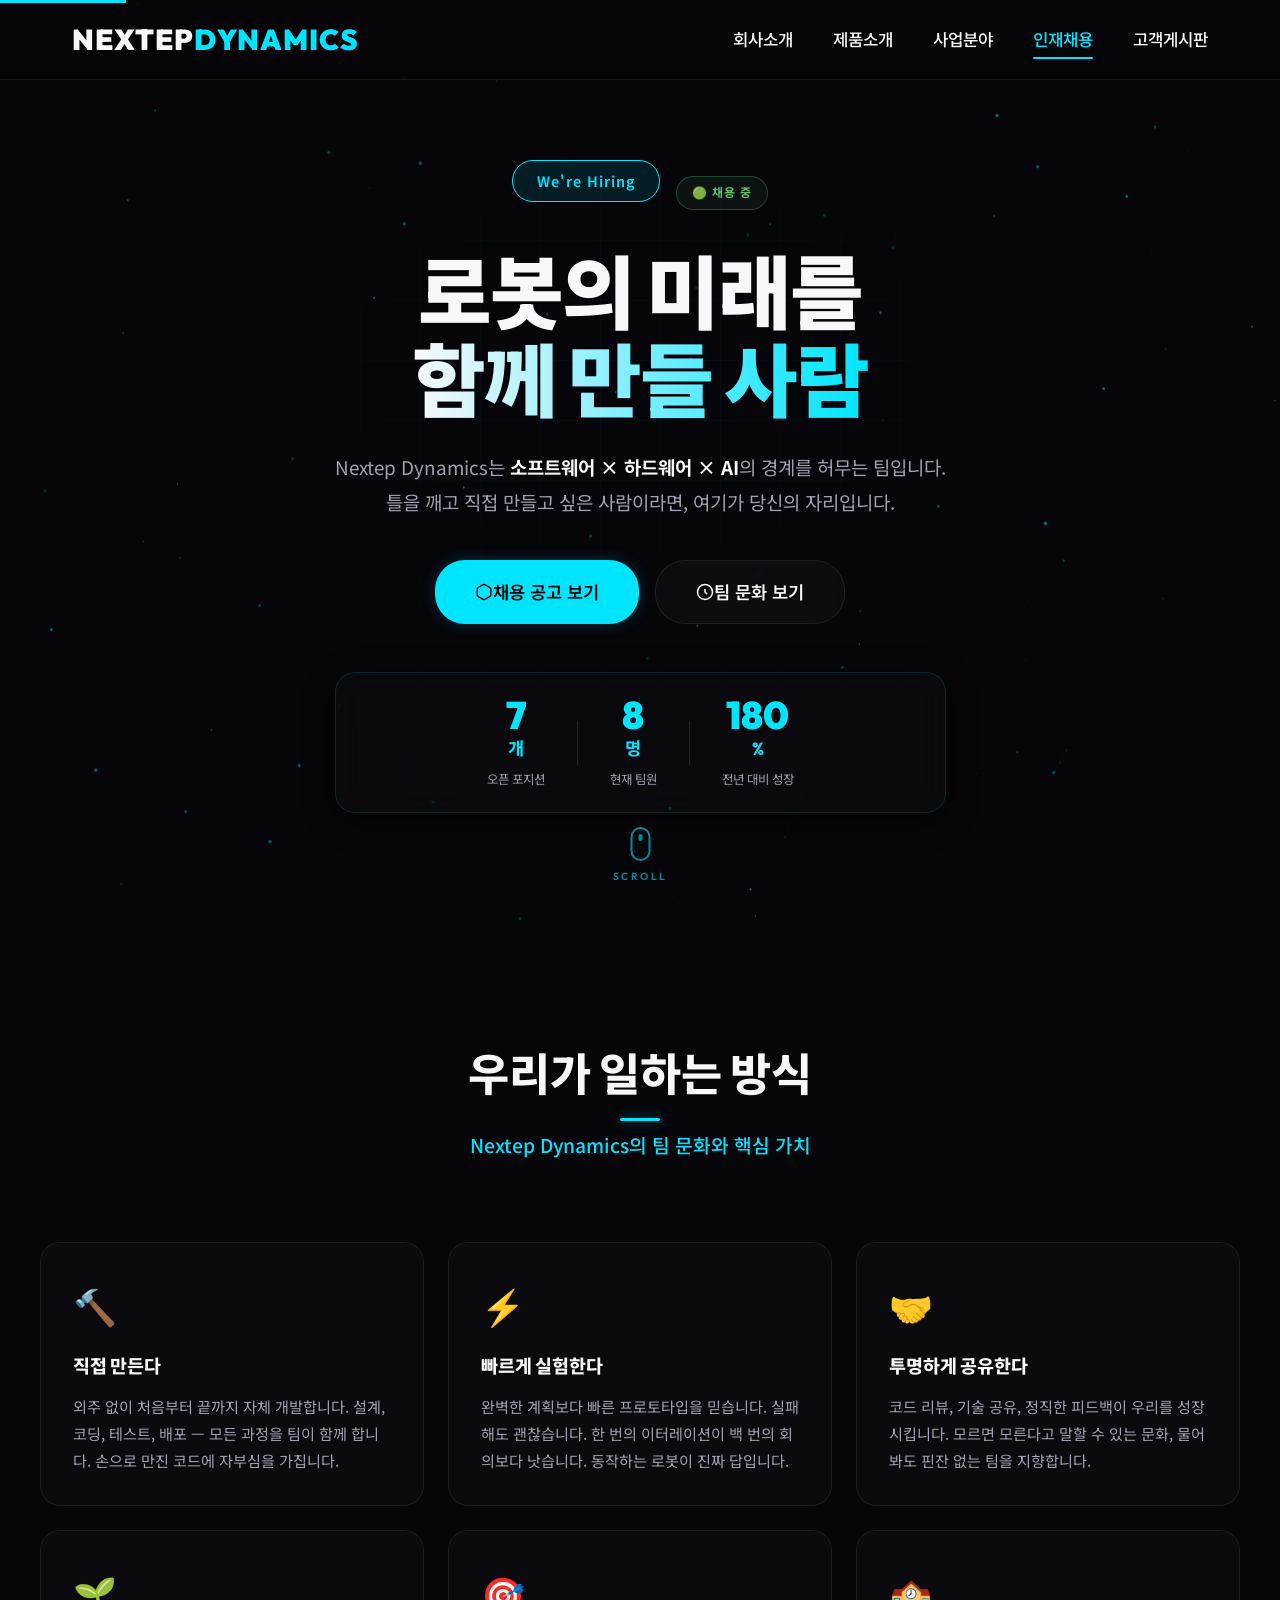
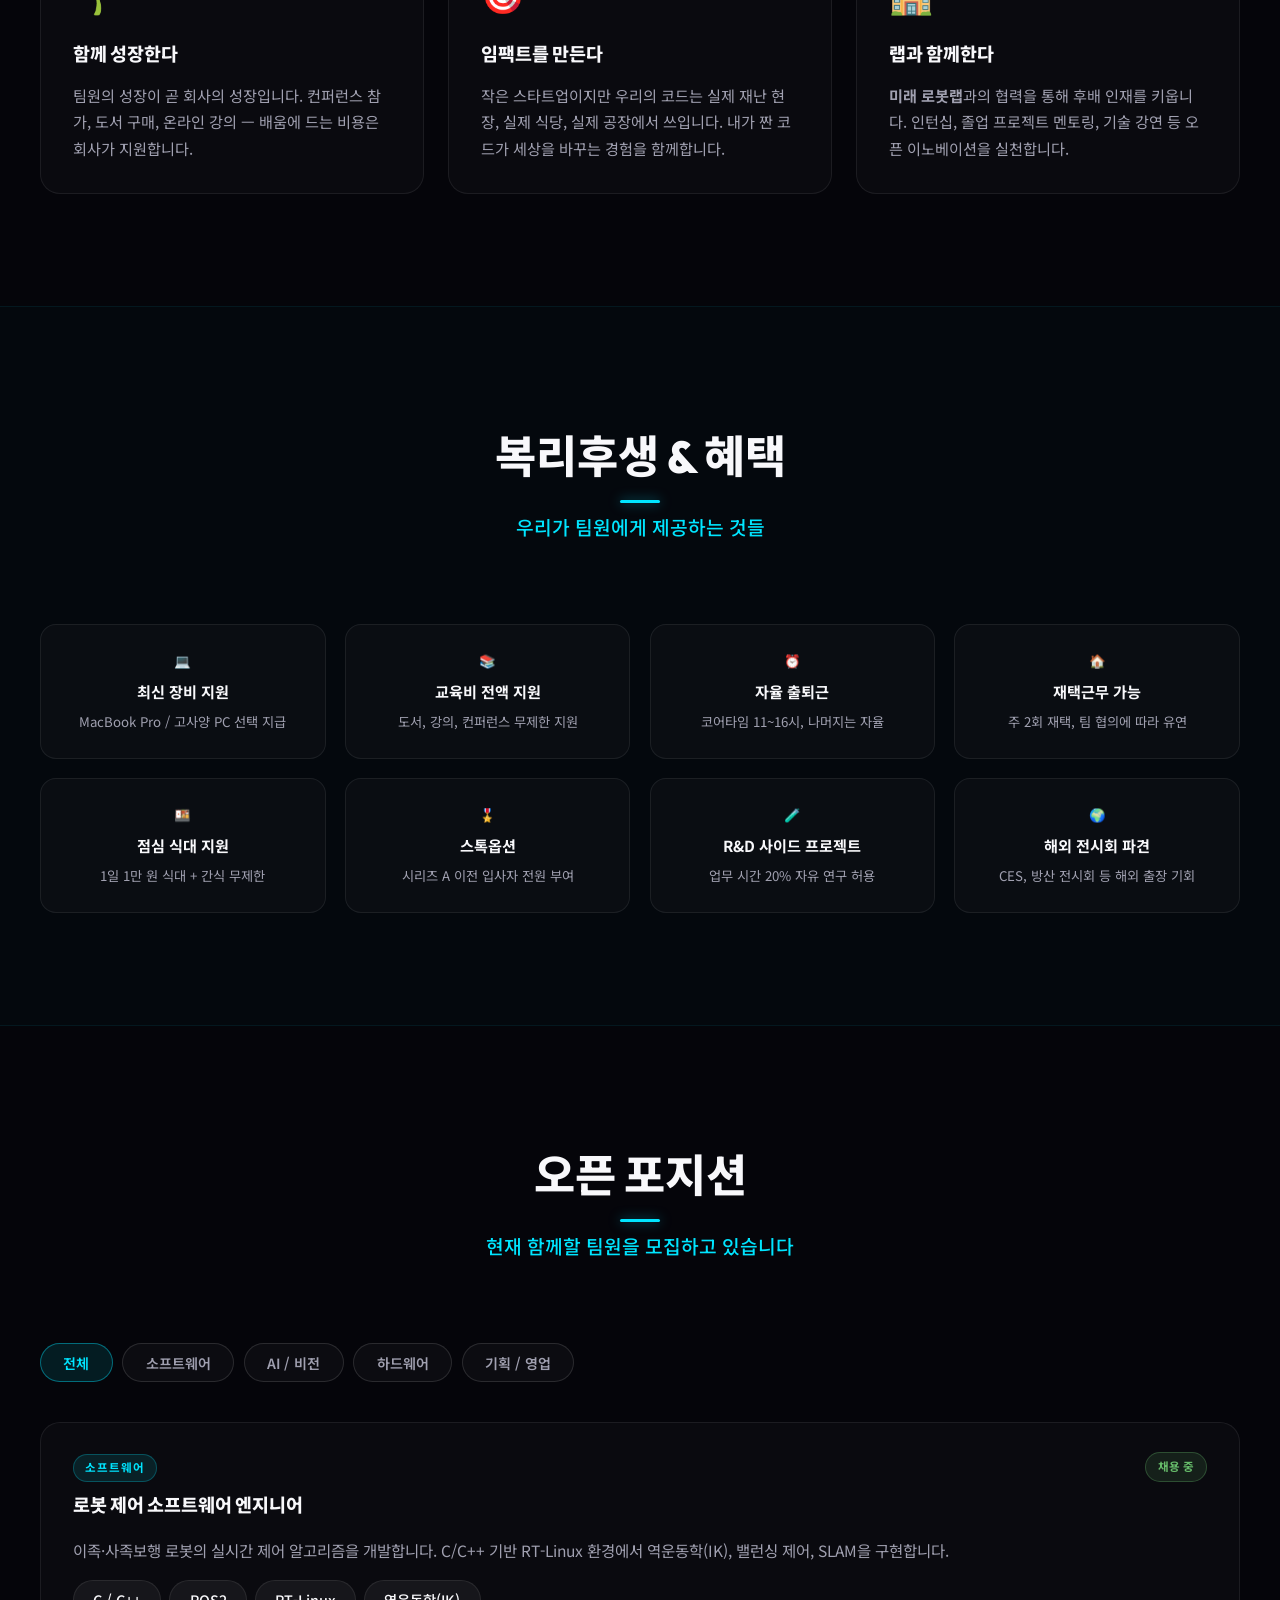
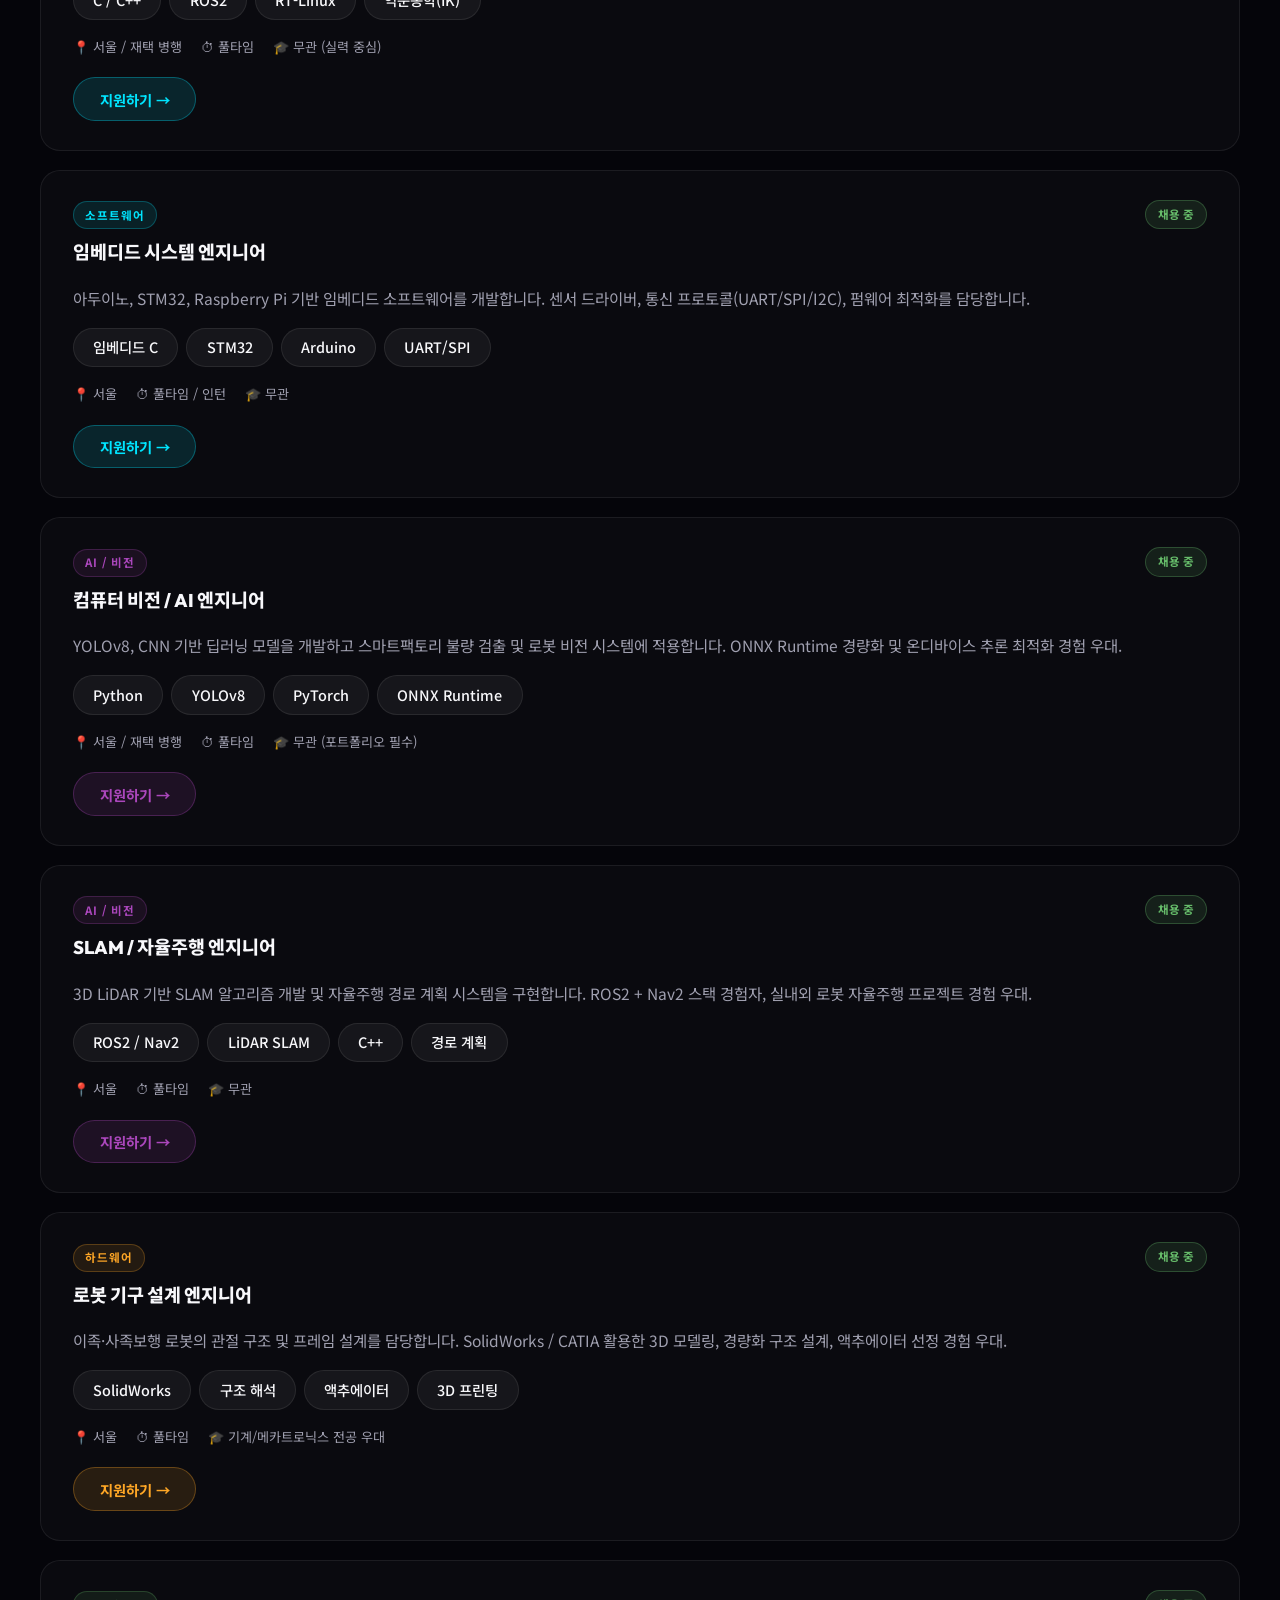
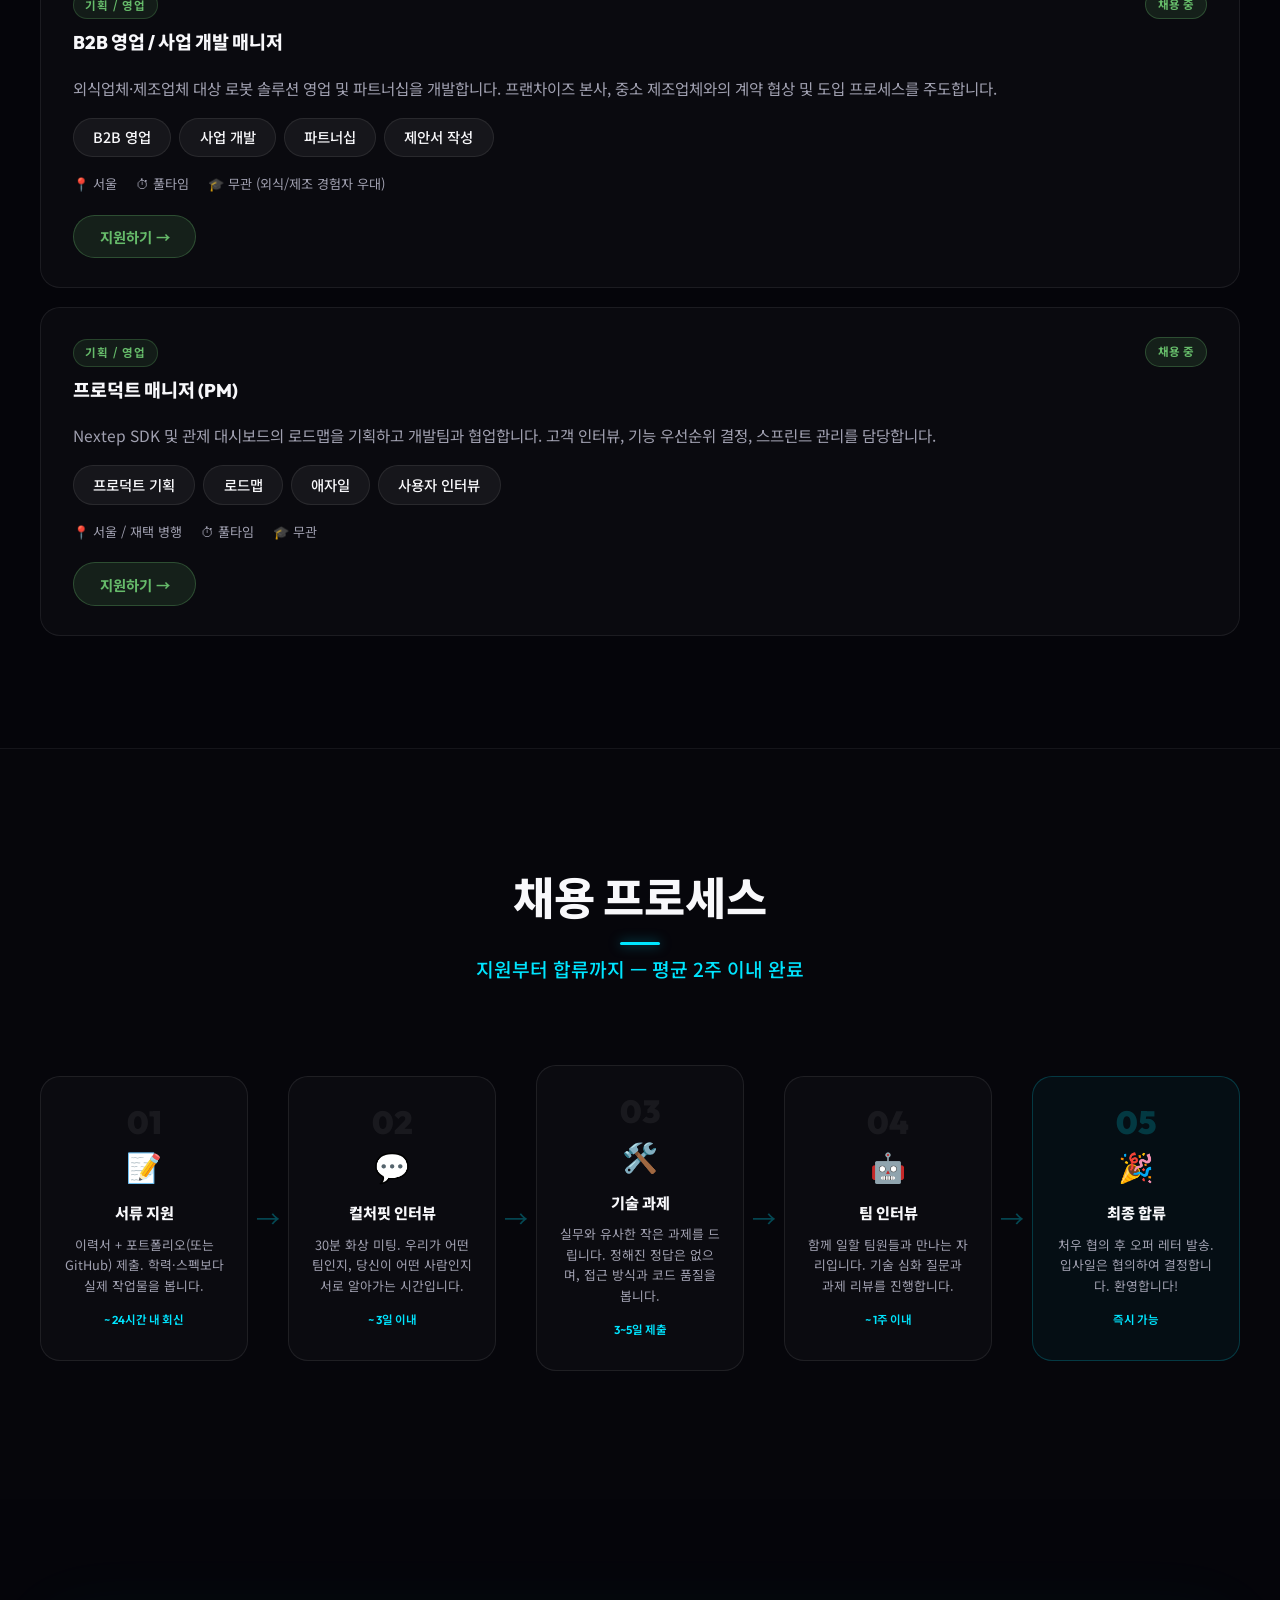
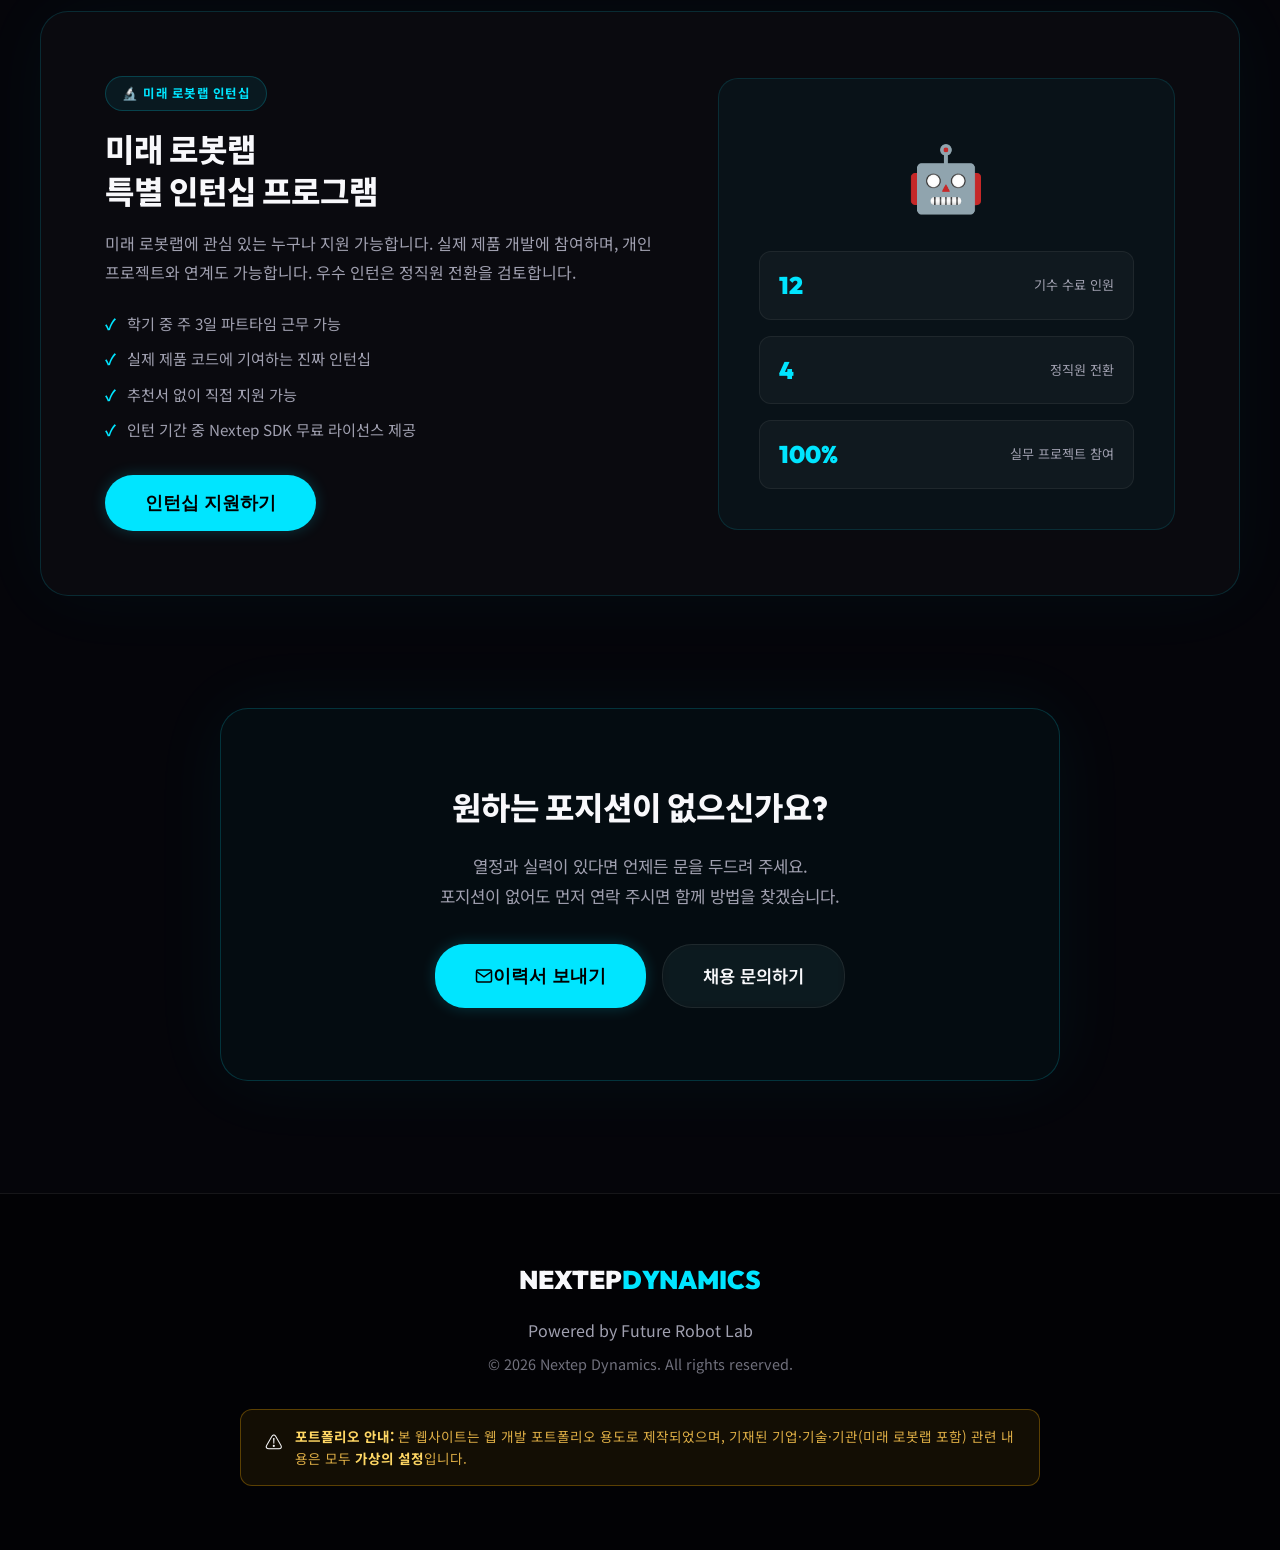
<file: careers.html>
<!DOCTYPE html>
<html lang="ko">
<head>
    <meta charset="UTF-8">
    <meta name="viewport" content="width=device-width, initial-scale=1.0">
    <title>인재채용 | Nextep Dynamics</title>
    <meta name="description" content="Nextep Dynamics와 함께 로봇의 미래를 만들어 갈 인재를 찾습니다. 로보틱스, AI, 임베디드 소프트웨어 분야의 열정 있는 지원자를 환영합니다.">
    <meta name="theme-color" content="#00e5ff">
    <meta name="color-scheme" content="dark">
    <!-- Favicon & Manifest -->
    <link rel="icon" href="favicon.svg" type="image/svg+xml">
    <link rel="manifest" href="manifest.json">
    <!-- Open Graph -->
    <meta property="og:type"        content="website">
    <meta property="og:title"       content="인재채용 | Nextep Dynamics">
    <meta property="og:description" content="로봇 미래를 함께 만들 7개 포지션 오픈 — 소프트웨어/AI/하드웨어/기획">
    <meta property="og:url"         content="https://nextep-dynamics.kr/careers.html">
    <meta property="og:image"       content="https://nextep-dynamics.kr/og-image.png">
    <meta property="og:image:width" content="1200">
    <meta property="og:image:height" content="630">
    <!-- Twitter Card -->
    <meta name="twitter:card"        content="summary_large_image">
    <meta name="twitter:title"       content="인재채용 | Nextep Dynamics">
    <meta name="twitter:description" content="로봇 미래를 함께 만들 7개 포지션 오픈 — 소프트웨어/AI/하드웨어/기획">
    <meta name="twitter:image"       content="https://nextep-dynamics.kr/og-image.png">
    <!-- Canonical -->
    <link rel="canonical" href="https://nextep-dynamics.kr/careers.html">
    <!-- Preconnect (fonts) -->
    <link rel="preconnect" href="https://fonts.googleapis.com">
    <link rel="preconnect" href="https://fonts.gstatic.com" crossorigin>
    <link href="https://fonts.googleapis.com/css2?family=Outfit:wght@300;400;600;800;900&family=Noto+Sans+KR:wght@300;400;500;700;900&display=swap" rel="stylesheet">
    <!-- Stylesheets -->
    <link rel="stylesheet" href="style.css">
    <link rel="stylesheet" href="careers.css">

</head>
<body>
    <a href="#main-content" class="skip-link">본문 바로가기</a>

    <!-- Navbar -->
    <nav class="navbar" role="navigation" aria-label="메인 네비게이션">
        <div class="nav-container">
            <a href="index.html" class="logo" aria-label="홈으로 이동">NEXTEP<span>DYNAMICS</span></a>
            <ul class="nav-links">
                <li><a href="about.html"         class="nav-item">회사소개</a></li>
                <li><a href="index.html#products" class="nav-item">제품소개</a></li>
                <li><a href="business.html"      class="nav-item">사업분야</a></li>
                <li><a href="careers.html"       class="nav-item active">인재채용</a></li>
                <li><a href="board.html"         class="nav-item">고객게시판</a></li>
            </ul>
            <button class="hamburger" aria-label="메뉴 열기" aria-expanded="false" tabindex="0">
                <span></span><span></span><span></span>
            </button>
        </div>
    </nav>

    <main id="main-content">

        <!-- ══════════════════════════════════
             HERO
        ══════════════════════════════════ -->
        <section class="cr-hero" aria-label="인재채용 헤더">
            <canvas id="cr-canvas" aria-hidden="true"></canvas>
            <div class="cr-hero-grid" aria-hidden="true"></div>
            <div class="cr-hero-inner">
                <div class="cr-hero-badge fade-in-up">
                    <span class="badge">We're Hiring</span>
                    <span class="cr-open-badge">🟢 채용 중</span>
                </div>
                <h1 class="fade-in-up delay-1">
                    로봇의 미래를<br>
                    <span class="gradient-text">함께 만들 사람</span>
                </h1>
                <p class="cr-hero-desc fade-in-up delay-2">
                    Nextep Dynamics는 <strong>소프트웨어 × 하드웨어 × AI</strong>의 경계를 허무는 팀입니다.<br>
                    틀을 깨고 직접 만들고 싶은 사람이라면, 여기가 당신의 자리입니다.
                </p>
                <div class="cr-hero-actions fade-in-up delay-3">
                    <a href="#positions" class="btn btn-primary" id="btn-positions">
                        <svg width="18" height="18" viewBox="0 0 24 24" fill="none" stroke="currentColor" stroke-width="2" aria-hidden="true"><path d="M21 16V8a2 2 0 0 0-1-1.73l-7-4a2 2 0 0 0-2 0l-7 4A2 2 0 0 0 3 8v8a2 2 0 0 0 1 1.73l7 4a2 2 0 0 0 2 0l7-4A2 2 0 0 0 21 16z"/></svg>
                        채용 공고 보기
                    </a>
                    <a href="#culture" class="btn btn-secondary" id="btn-culture">
                        <svg width="18" height="18" viewBox="0 0 24 24" fill="none" stroke="currentColor" stroke-width="2" aria-hidden="true"><circle cx="12" cy="12" r="10"/><path d="M12 8v4l3 3"/></svg>
                        팀 문화 보기
                    </a>
                </div>

                <!-- 채용 통계 -->
                <div class="cr-stats fade-in-up delay-3" aria-label="채용 현황">
                    <div class="cr-stat" tabindex="0">
                        <span class="cr-stat-num" id="cs-positions">0</span>
                        <span class="cr-stat-unit">개</span>
                        <span class="cr-stat-label">오픈 포지션</span>
                    </div>
                    <div class="cr-stat-div" aria-hidden="true"></div>
                    <div class="cr-stat" tabindex="0">
                        <span class="cr-stat-num" id="cs-team">0</span>
                        <span class="cr-stat-unit">명</span>
                        <span class="cr-stat-label">현재 팀원</span>
                    </div>
                    <div class="cr-stat-div" aria-hidden="true"></div>
                    <div class="cr-stat" tabindex="0">
                        <span class="cr-stat-num" id="cs-growth">0</span>
                        <span class="cr-stat-unit">%</span>
                        <span class="cr-stat-label">전년 대비 성장</span>
                    </div>
                </div>
            </div>
            <a href="#culture" class="cr-scroll-cue" aria-label="아래로 스크롤" tabindex="0">
                <div class="cr-scroll-mouse"><div class="cr-scroll-dot"></div></div>
                <span>SCROLL</span>
            </a>
        </section>

        <!-- ══════════════════════════════════
             팀 문화
        ══════════════════════════════════ -->
        <section id="culture" class="cr-section" aria-labelledby="culture-title">
            <div class="cr-inner">
                <div class="section-title">
                    <h2 id="culture-title">우리가 일하는 방식</h2>
                    <p>Nextep Dynamics의 팀 문화와 핵심 가치</p>
                </div>

                <div class="cr-culture-grid">
                    <div class="cr-culture-card slide-in-left" tabindex="0">
                        <div class="cr-culture-icon" aria-hidden="true">🔨</div>
                        <h3>직접 만든다</h3>
                        <p>외주 없이 처음부터 끝까지 자체 개발합니다. 설계, 코딩, 테스트, 배포 — 모든 과정을 팀이 함께 합니다. 손으로 만진 코드에 자부심을 가집니다.</p>
                    </div>
                    <div class="cr-culture-card slide-in-left" style="transition-delay:.1s" tabindex="0">
                        <div class="cr-culture-icon" aria-hidden="true">⚡</div>
                        <h3>빠르게 실험한다</h3>
                        <p>완벽한 계획보다 빠른 프로토타입을 믿습니다. 실패해도 괜찮습니다. 한 번의 이터레이션이 백 번의 회의보다 낫습니다. 동작하는 로봇이 진짜 답입니다.</p>
                    </div>
                    <div class="cr-culture-card slide-in-left" style="transition-delay:.2s" tabindex="0">
                        <div class="cr-culture-icon" aria-hidden="true">🤝</div>
                        <h3>투명하게 공유한다</h3>
                        <p>코드 리뷰, 기술 공유, 정직한 피드백이 우리를 성장시킵니다. 모르면 모른다고 말할 수 있는 문화, 물어봐도 핀잔 없는 팀을 지향합니다.</p>
                    </div>
                    <div class="cr-culture-card slide-in-left" style="transition-delay:.3s" tabindex="0">
                        <div class="cr-culture-icon" aria-hidden="true">🌱</div>
                        <h3>함께 성장한다</h3>
                        <p>팀원의 성장이 곧 회사의 성장입니다. 컨퍼런스 참가, 도서 구매, 온라인 강의 — 배움에 드는 비용은 회사가 지원합니다.</p>
                    </div>
                    <div class="cr-culture-card slide-in-left" style="transition-delay:.4s" tabindex="0">
                        <div class="cr-culture-icon" aria-hidden="true">🎯</div>
                        <h3>임팩트를 만든다</h3>
                        <p>작은 스타트업이지만 우리의 코드는 실제 재난 현장, 실제 식당, 실제 공장에서 쓰입니다. 내가 짠 코드가 세상을 바꾸는 경험을 함께합니다.</p>
                    </div>
                    <div class="cr-culture-card slide-in-left" style="transition-delay:.5s" tabindex="0">
                        <div class="cr-culture-icon" aria-hidden="true">🏫</div>
                        <h3>랩과 함께한다</h3>
                        <p><strong>미래 로봇랩</strong>과의 협력을 통해 후배 인재를 키웁니다. 인턴십, 졸업 프로젝트 멘토링, 기술 강연 등 오픈 이노베이션을 실천합니다.</p>
                    </div>
                </div>
            </div>
        </section>

        <!-- ══════════════════════════════════
             복리후생
        ══════════════════════════════════ -->
        <section class="cr-benefit-section" aria-labelledby="benefit-title">
            <div class="cr-inner">
                <div class="section-title">
                    <h2 id="benefit-title">복리후생 & 혜택</h2>
                    <p>우리가 팀원에게 제공하는 것들</p>
                </div>
                <div class="cr-benefits-grid fade-in">
                    <div class="cr-benefit-item" tabindex="0">
                        <span class="cr-benefit-icon" aria-hidden="true">💻</span>
                        <strong>최신 장비 지원</strong>
                        <span>MacBook Pro / 고사양 PC 선택 지급</span>
                    </div>
                    <div class="cr-benefit-item" tabindex="0">
                        <span class="cr-benefit-icon" aria-hidden="true">📚</span>
                        <strong>교육비 전액 지원</strong>
                        <span>도서, 강의, 컨퍼런스 무제한 지원</span>
                    </div>
                    <div class="cr-benefit-item" tabindex="0">
                        <span class="cr-benefit-icon" aria-hidden="true">⏰</span>
                        <strong>자율 출퇴근</strong>
                        <span>코어타임 11~16시, 나머지는 자율</span>
                    </div>
                    <div class="cr-benefit-item" tabindex="0">
                        <span class="cr-benefit-icon" aria-hidden="true">🏠</span>
                        <strong>재택근무 가능</strong>
                        <span>주 2회 재택, 팀 협의에 따라 유연</span>
                    </div>
                    <div class="cr-benefit-item" tabindex="0">
                        <span class="cr-benefit-icon" aria-hidden="true">🍱</span>
                        <strong>점심 식대 지원</strong>
                        <span>1일 1만 원 식대 + 간식 무제한</span>
                    </div>
                    <div class="cr-benefit-item" tabindex="0">
                        <span class="cr-benefit-icon" aria-hidden="true">🎖️</span>
                        <strong>스톡옵션</strong>
                        <span>시리즈 A 이전 입사자 전원 부여</span>
                    </div>
                    <div class="cr-benefit-item" tabindex="0">
                        <span class="cr-benefit-icon" aria-hidden="true">🧪</span>
                        <strong>R&D 사이드 프로젝트</strong>
                        <span>업무 시간 20% 자유 연구 허용</span>
                    </div>
                    <div class="cr-benefit-item" tabindex="0">
                        <span class="cr-benefit-icon" aria-hidden="true">🌍</span>
                        <strong>해외 전시회 파견</strong>
                        <span>CES, 방산 전시회 등 해외 출장 기회</span>
                    </div>
                </div>
            </div>
        </section>

        <!-- ══════════════════════════════════
             채용 공고
        ══════════════════════════════════ -->
        <section id="positions" class="cr-section" aria-labelledby="positions-title">
            <div class="cr-inner">
                <div class="section-title">
                    <h2 id="positions-title">오픈 포지션</h2>
                    <p>현재 함께할 팀원을 모집하고 있습니다</p>
                </div>

                <!-- 필터 탭 -->
                <div class="cr-filter-tabs" role="tablist" aria-label="직군 필터">
                    <button class="cr-tab active" role="tab" data-filter="all" id="tab-all" aria-selected="true" tabindex="0">전체</button>
                    <button class="cr-tab" role="tab" data-filter="sw" id="tab-sw" aria-selected="false" tabindex="0">소프트웨어</button>
                    <button class="cr-tab" role="tab" data-filter="ai" id="tab-ai" aria-selected="false" tabindex="0">AI / 비전</button>
                    <button class="cr-tab" role="tab" data-filter="hw" id="tab-hw" aria-selected="false" tabindex="0">하드웨어</button>
                    <button class="cr-tab" role="tab" data-filter="biz" id="tab-biz" aria-selected="false" tabindex="0">기획 / 영업</button>
                </div>

                <!-- 공고 목록 -->
                <div class="cr-positions-list" id="positions-list" role="list">

                    <!-- SW 1 -->
                    <div class="cr-job-card fade-in" data-category="sw" role="listitem" tabindex="0">
                        <div class="cr-job-header">
                            <div class="cr-job-title-wrap">
                                <span class="cr-job-dept sw-dept">소프트웨어</span>
                                <h3 class="cr-job-title">로봇 제어 소프트웨어 엔지니어</h3>
                            </div>
                            <span class="cr-job-badge cr-badge-open">채용 중</span>
                        </div>
                        <p class="cr-job-desc">이족·사족보행 로봇의 실시간 제어 알고리즘을 개발합니다. C/C++ 기반 RT-Linux 환경에서 역운동학(IK), 밸런싱 제어, SLAM을 구현합니다.</p>
                        <div class="cr-job-tags">
                            <span class="tag">C / C++</span>
                            <span class="tag">ROS2</span>
                            <span class="tag">RT-Linux</span>
                            <span class="tag">역운동학(IK)</span>
                        </div>
                        <div class="cr-job-meta">
                            <span class="cr-meta-item">📍 서울 / 재택 병행</span>
                            <span class="cr-meta-item">⏱ 풀타임</span>
                            <span class="cr-meta-item">🎓 무관 (실력 중심)</span>
                        </div>
                        <button class="cr-apply-btn sw-btn" id="apply-sw1" onclick="openApplyModal('로봇 제어 소프트웨어 엔지니어')">지원하기 →</button>
                    </div>

                    <!-- SW 2 -->
                    <div class="cr-job-card fade-in" data-category="sw" role="listitem" tabindex="0">
                        <div class="cr-job-header">
                            <div class="cr-job-title-wrap">
                                <span class="cr-job-dept sw-dept">소프트웨어</span>
                                <h3 class="cr-job-title">임베디드 시스템 엔지니어</h3>
                            </div>
                            <span class="cr-job-badge cr-badge-open">채용 중</span>
                        </div>
                        <p class="cr-job-desc">아두이노, STM32, Raspberry Pi 기반 임베디드 소프트웨어를 개발합니다. 센서 드라이버, 통신 프로토콜(UART/SPI/I2C), 펌웨어 최적화를 담당합니다.</p>
                        <div class="cr-job-tags">
                            <span class="tag">임베디드 C</span>
                            <span class="tag">STM32</span>
                            <span class="tag">Arduino</span>
                            <span class="tag">UART/SPI</span>
                        </div>
                        <div class="cr-job-meta">
                            <span class="cr-meta-item">📍 서울</span>
                            <span class="cr-meta-item">⏱ 풀타임 / 인턴</span>
                            <span class="cr-meta-item">🎓 무관</span>
                        </div>
                        <button class="cr-apply-btn sw-btn" id="apply-sw2" onclick="openApplyModal('임베디드 시스템 엔지니어')">지원하기 →</button>
                    </div>

                    <!-- AI 1 -->
                    <div class="cr-job-card fade-in" data-category="ai" role="listitem" tabindex="0">
                        <div class="cr-job-header">
                            <div class="cr-job-title-wrap">
                                <span class="cr-job-dept ai-dept">AI / 비전</span>
                                <h3 class="cr-job-title">컴퓨터 비전 / AI 엔지니어</h3>
                            </div>
                            <span class="cr-job-badge cr-badge-open">채용 중</span>
                        </div>
                        <p class="cr-job-desc">YOLOv8, CNN 기반 딥러닝 모델을 개발하고 스마트팩토리 불량 검출 및 로봇 비전 시스템에 적용합니다. ONNX Runtime 경량화 및 온디바이스 추론 최적화 경험 우대.</p>
                        <div class="cr-job-tags">
                            <span class="tag">Python</span>
                            <span class="tag">YOLOv8</span>
                            <span class="tag">PyTorch</span>
                            <span class="tag">ONNX Runtime</span>
                        </div>
                        <div class="cr-job-meta">
                            <span class="cr-meta-item">📍 서울 / 재택 병행</span>
                            <span class="cr-meta-item">⏱ 풀타임</span>
                            <span class="cr-meta-item">🎓 무관 (포트폴리오 필수)</span>
                        </div>
                        <button class="cr-apply-btn ai-btn" id="apply-ai1" onclick="openApplyModal('컴퓨터 비전 / AI 엔지니어')">지원하기 →</button>
                    </div>

                    <!-- AI 2 -->
                    <div class="cr-job-card fade-in" data-category="ai" role="listitem" tabindex="0">
                        <div class="cr-job-header">
                            <div class="cr-job-title-wrap">
                                <span class="cr-job-dept ai-dept">AI / 비전</span>
                                <h3 class="cr-job-title">SLAM / 자율주행 엔지니어</h3>
                            </div>
                            <span class="cr-job-badge cr-badge-open">채용 중</span>
                        </div>
                        <p class="cr-job-desc">3D LiDAR 기반 SLAM 알고리즘 개발 및 자율주행 경로 계획 시스템을 구현합니다. ROS2 + Nav2 스택 경험자, 실내외 로봇 자율주행 프로젝트 경험 우대.</p>
                        <div class="cr-job-tags">
                            <span class="tag">ROS2 / Nav2</span>
                            <span class="tag">LiDAR SLAM</span>
                            <span class="tag">C++</span>
                            <span class="tag">경로 계획</span>
                        </div>
                        <div class="cr-job-meta">
                            <span class="cr-meta-item">📍 서울</span>
                            <span class="cr-meta-item">⏱ 풀타임</span>
                            <span class="cr-meta-item">🎓 무관</span>
                        </div>
                        <button class="cr-apply-btn ai-btn" id="apply-ai2" onclick="openApplyModal('SLAM / 자율주행 엔지니어')">지원하기 →</button>
                    </div>

                    <!-- HW 1 -->
                    <div class="cr-job-card fade-in" data-category="hw" role="listitem" tabindex="0">
                        <div class="cr-job-header">
                            <div class="cr-job-title-wrap">
                                <span class="cr-job-dept hw-dept">하드웨어</span>
                                <h3 class="cr-job-title">로봇 기구 설계 엔지니어</h3>
                            </div>
                            <span class="cr-job-badge cr-badge-open">채용 중</span>
                        </div>
                        <p class="cr-job-desc">이족·사족보행 로봇의 관절 구조 및 프레임 설계를 담당합니다. SolidWorks / CATIA 활용한 3D 모델링, 경량화 구조 설계, 액추에이터 선정 경험 우대.</p>
                        <div class="cr-job-tags">
                            <span class="tag">SolidWorks</span>
                            <span class="tag">구조 해석</span>
                            <span class="tag">액추에이터</span>
                            <span class="tag">3D 프린팅</span>
                        </div>
                        <div class="cr-job-meta">
                            <span class="cr-meta-item">📍 서울</span>
                            <span class="cr-meta-item">⏱ 풀타임</span>
                            <span class="cr-meta-item">🎓 기계/메카트로닉스 전공 우대</span>
                        </div>
                        <button class="cr-apply-btn hw-btn" id="apply-hw1" onclick="openApplyModal('로봇 기구 설계 엔지니어')">지원하기 →</button>
                    </div>

                    <!-- BIZ 1 -->
                    <div class="cr-job-card fade-in" data-category="biz" role="listitem" tabindex="0">
                        <div class="cr-job-header">
                            <div class="cr-job-title-wrap">
                                <span class="cr-job-dept biz-dept">기획 / 영업</span>
                                <h3 class="cr-job-title">B2B 영업 / 사업 개발 매니저</h3>
                            </div>
                            <span class="cr-job-badge cr-badge-open">채용 중</span>
                        </div>
                        <p class="cr-job-desc">외식업체·제조업체 대상 로봇 솔루션 영업 및 파트너십을 개발합니다. 프랜차이즈 본사, 중소 제조업체와의 계약 협상 및 도입 프로세스를 주도합니다.</p>
                        <div class="cr-job-tags">
                            <span class="tag">B2B 영업</span>
                            <span class="tag">사업 개발</span>
                            <span class="tag">파트너십</span>
                            <span class="tag">제안서 작성</span>
                        </div>
                        <div class="cr-job-meta">
                            <span class="cr-meta-item">📍 서울</span>
                            <span class="cr-meta-item">⏱ 풀타임</span>
                            <span class="cr-meta-item">🎓 무관 (외식/제조 경험자 우대)</span>
                        </div>
                        <button class="cr-apply-btn biz-btn" id="apply-biz1" onclick="openApplyModal('B2B 영업 / 사업 개발 매니저')">지원하기 →</button>
                    </div>

                    <!-- BIZ 2 -->
                    <div class="cr-job-card fade-in" data-category="biz" role="listitem" tabindex="0">
                        <div class="cr-job-header">
                            <div class="cr-job-title-wrap">
                                <span class="cr-job-dept biz-dept">기획 / 영업</span>
                                <h3 class="cr-job-title">프로덕트 매니저 (PM)</h3>
                            </div>
                            <span class="cr-job-badge cr-badge-open">채용 중</span>
                        </div>
                        <p class="cr-job-desc">Nextep SDK 및 관제 대시보드의 로드맵을 기획하고 개발팀과 협업합니다. 고객 인터뷰, 기능 우선순위 결정, 스프린트 관리를 담당합니다.</p>
                        <div class="cr-job-tags">
                            <span class="tag">프로덕트 기획</span>
                            <span class="tag">로드맵</span>
                            <span class="tag">애자일</span>
                            <span class="tag">사용자 인터뷰</span>
                        </div>
                        <div class="cr-job-meta">
                            <span class="cr-meta-item">📍 서울 / 재택 병행</span>
                            <span class="cr-meta-item">⏱ 풀타임</span>
                            <span class="cr-meta-item">🎓 무관</span>
                        </div>
                        <button class="cr-apply-btn biz-btn" id="apply-biz2" onclick="openApplyModal('프로덕트 매니저 (PM)')">지원하기 →</button>
                    </div>

                </div><!-- /positions-list -->
            </div>
        </section>

        <!-- ══════════════════════════════════
             채용 프로세스
        ══════════════════════════════════ -->
        <section class="cr-process-section" aria-labelledby="process-title">
            <div class="cr-inner">
                <div class="section-title">
                    <h2 id="process-title">채용 프로세스</h2>
                    <p>지원부터 합류까지 — 평균 2주 이내 완료</p>
                </div>
                <div class="cr-process-steps fade-in" role="list">
                    <div class="cr-step" role="listitem" tabindex="0">
                        <div class="cr-step-num">01</div>
                        <div class="cr-step-icon" aria-hidden="true">📝</div>
                        <h3>서류 지원</h3>
                        <p>이력서 + 포트폴리오(또는 GitHub) 제출. 학력·스펙보다 실제 작업물을 봅니다.</p>
                        <span class="cr-step-time">~ 24시간 내 회신</span>
                    </div>
                    <div class="cr-step-arrow" aria-hidden="true">→</div>
                    <div class="cr-step" role="listitem" tabindex="0">
                        <div class="cr-step-num">02</div>
                        <div class="cr-step-icon" aria-hidden="true">💬</div>
                        <h3>컬처핏 인터뷰</h3>
                        <p>30분 화상 미팅. 우리가 어떤 팀인지, 당신이 어떤 사람인지 서로 알아가는 시간입니다.</p>
                        <span class="cr-step-time">~ 3일 이내</span>
                    </div>
                    <div class="cr-step-arrow" aria-hidden="true">→</div>
                    <div class="cr-step" role="listitem" tabindex="0">
                        <div class="cr-step-num">03</div>
                        <div class="cr-step-icon" aria-hidden="true">🛠️</div>
                        <h3>기술 과제</h3>
                        <p>실무와 유사한 작은 과제를 드립니다. 정해진 정답은 없으며, 접근 방식과 코드 품질을 봅니다.</p>
                        <span class="cr-step-time">3~5일 제출</span>
                    </div>
                    <div class="cr-step-arrow" aria-hidden="true">→</div>
                    <div class="cr-step" role="listitem" tabindex="0">
                        <div class="cr-step-num">04</div>
                        <div class="cr-step-icon" aria-hidden="true">🤖</div>
                        <h3>팀 인터뷰</h3>
                        <p>함께 일할 팀원들과 만나는 자리입니다. 기술 심화 질문과 과제 리뷰를 진행합니다.</p>
                        <span class="cr-step-time">~ 1주 이내</span>
                    </div>
                    <div class="cr-step-arrow" aria-hidden="true">→</div>
                    <div class="cr-step cr-step-final" role="listitem" tabindex="0">
                        <div class="cr-step-num final-num">05</div>
                        <div class="cr-step-icon" aria-hidden="true">🎉</div>
                        <h3>최종 합류</h3>
                        <p>처우 협의 후 오퍼 레터 발송. 입사일은 협의하여 결정합니다. 환영합니다!</p>
                        <span class="cr-step-time">즉시 가능</span>
                    </div>
                </div>
            </div>
        </section>

        <!-- ══════════════════════════════════
             인턴십
        ══════════════════════════════════ -->
        <section class="cr-intern-section" aria-labelledby="intern-title">
            <div class="cr-inner">
                <div class="cr-intern-card fade-in">
                    <div class="cr-intern-left">
                        <span class="cr-intern-badge">🔬 미래 로봇랩 인턴십</span>
                        <h2 id="intern-title">미래 로봇랩<br>특별 인턴십 프로그램</h2>
                        <p>미래 로봇랩에 관심 있는 누구나 지원 가능합니다. 실제 제품 개발에 참여하며, 개인 프로젝트와 연계도 가능합니다. 우수 인턴은 정직원 전환을 검토합니다.</p>
                        <ul class="cr-intern-list">
                            <li><span>✓</span> 학기 중 주 3일 파트타임 근무 가능</li>
                            <li><span>✓</span> 실제 제품 코드에 기여하는 진짜 인턴십</li>
                            <li><span>✓</span> 추천서 없이 직접 지원 가능</li>
                            <li><span>✓</span> 인턴 기간 중 Nextep SDK 무료 라이선스 제공</li>
                        </ul>
                        <button class="btn btn-primary" id="btn-intern-apply" onclick="openApplyModal('미래 로봇랩 인턴십')">인턴십 지원하기</button>
                    </div>
                    <div class="cr-intern-right" aria-hidden="true">
                        <div class="cr-intern-visual">
                            <div class="cr-intern-robot">🤖</div>
                            <div class="cr-intern-stat-wrap">
                                <div class="cr-intern-stat">
                                    <span class="cr-is-num">12</span>
                                    <span class="cr-is-label">기수 수료 인원</span>
                                </div>
                                <div class="cr-intern-stat">
                                    <span class="cr-is-num">4</span>
                                    <span class="cr-is-label">정직원 전환</span>
                                </div>
                                <div class="cr-intern-stat">
                                    <span class="cr-is-num">100%</span>
                                    <span class="cr-is-label">실무 프로젝트 참여</span>
                                </div>
                            </div>
                        </div>
                    </div>
                </div>
            </div>
        </section>

        <!-- ══════════════════════════════════
             CTA
        ══════════════════════════════════ -->
        <section class="cr-cta fade-in" aria-labelledby="cr-cta-title">
            <h2 id="cr-cta-title">원하는 포지션이 없으신가요?</h2>
            <p>열정과 실력이 있다면 언제든 문을 두드려 주세요.<br>포지션이 없어도 먼저 연락 주시면 함께 방법을 찾겠습니다.</p>
            <div class="cr-cta-btns">
                <button class="btn btn-primary" id="btn-open-apply" onclick="openApplyModal('자유 지원')">
                    <svg width="18" height="18" viewBox="0 0 24 24" fill="none" stroke="currentColor" stroke-width="2" aria-hidden="true"><path d="M4 4h16c1.1 0 2 .9 2 2v12c0 1.1-.9 2-2 2H4c-1.1 0-2-.9-2-2V6c0-1.1.9-2 2-2z"/><polyline points="22,6 12,13 2,6"/></svg>
                    이력서 보내기
                </button>
                <a href="board.html" class="btn btn-secondary" id="btn-ask-careers">
                    채용 문의하기
                </a>
            </div>
        </section>

    </main>

    <!-- ══════════ 지원 모달 ══════════ -->
    <div id="apply-modal" class="cr-modal" role="dialog" aria-modal="true" aria-labelledby="modal-job-title">
        <div class="cr-modal-box glass-panel">
            <button class="cr-modal-close" aria-label="닫기" onclick="closeApplyModal()">✕</button>
            <div class="cr-modal-header">
                <span class="cr-modal-emoji" aria-hidden="true">📩</span>
                <div>
                    <p class="cr-modal-sub">지원하려는 포지션</p>
                    <h3 id="modal-job-title">포지션명</h3>
                </div>
            </div>
            <form id="apply-form" onsubmit="submitApply(event)">
                <div class="cr-form-row">
                    <label for="ap-name">이름 <span aria-hidden="true">*</span></label>
                    <input type="text" id="ap-name" placeholder="홍길동" required>
                </div>
                <div class="cr-form-row">
                    <label for="ap-email">이메일 <span aria-hidden="true">*</span></label>
                    <input type="email" id="ap-email" placeholder="name@email.com" required>
                </div>
                <div class="cr-form-row">
                    <label for="ap-phone">연락처</label>
                    <input type="tel" id="ap-phone" placeholder="010-0000-0000">
                </div>
                <div class="cr-form-row">
                    <label for="ap-portfolio">GitHub / 포트폴리오 URL</label>
                    <input type="url" id="ap-portfolio" placeholder="https://github.com/yourname">
                </div>
                <div class="cr-form-row">
                    <label for="ap-message">자기소개 / 지원 동기 <span aria-hidden="true">*</span></label>
                    <textarea id="ap-message" rows="4" placeholder="간단하게 본인을 소개해 주세요. 어떤 것을 만들었고, 왜 Nextep Dynamics에 합류하고 싶은지 알려주세요." required></textarea>
                </div>
                <button type="submit" class="btn btn-primary cr-submit-btn">지원서 제출하기 🚀</button>
            </form>
            <p class="cr-modal-note">* 제출 후 24시간 내 담당자가 연락드립니다.</p>
        </div>
    </div>
    <div class="cr-modal-backdrop" id="modal-backdrop" onclick="closeApplyModal()"></div>

    <!-- Toast -->
    <div id="toast-container" aria-live="polite"></div>

    <footer role="contentinfo">
        <div class="footer-content">
            <div class="footer-logo">NEXTEP<span>DYNAMICS</span></div>
            <p>Powered by Future Robot Lab</p>
            <p class="copyright">© 2026 Nextep Dynamics. All rights reserved.</p>
            <div class="footer-disclaimer" role="note" aria-label="포트폴리오 안내">
                <span class="footer-disclaimer-icon">⚠️</span>
                <p><strong>포트폴리오 안내:</strong> 본 웹사이트는 웹 개발 포트폴리오 용도로 제작되었으며, 기재된 기업·기술·기관(미래 로봇랩 포함) 관련 내용은 모두 <strong>가상의 설정</strong>입니다.</p>
            </div>
        </div>
    </footer>

    <script src="careers.js"></script>
</body>
</html>
</file>
<file: style.css>
:root {
    --bg-color: #05050a;
    --text-primary: #f8f8fb;
    --text-secondary: #a0a0b0;
    --accent-color: #00e5ff;
    --accent-hover: #00b3cc;
    --danger-color: #ff3366;
    --glass-bg: rgba(255, 255, 255, 0.03);
    --glass-border: rgba(255, 255, 255, 0.08);
    --nav-height: 80px;
    --font-heading: 'Outfit', 'Noto Sans KR', sans-serif;
    --font-body: 'Noto Sans KR', sans-serif;
}

/* Google Fonts font-display: swap 대체안 — 붌트 로딩 전 차단 현상 제거 */
@font-face {
    font-family: 'Outfit';
    font-display: swap;
}
@font-face {
    font-family: 'Noto Sans KR';
    font-display: swap;
}

/* Accessibility: Focus outlines — WCAG 2.1 AA 기준 */
*:focus-visible {
    outline: 2px solid var(--accent-color);
    outline-offset: 3px;
    border-radius: 3px;
}

/* Screen reader only */
.sr-only {
    position: absolute;
    width: 1px;
    height: 1px;
    padding: 0;
    margin: -1px;
    overflow: hidden;
    clip: rect(0, 0, 0, 0);
    white-space: nowrap;
    border: 0;
}

/* Skip link for keyboard users */
.skip-link {
    position: absolute;
    top: -40px;
    left: 0;
    background: var(--accent-color);
    color: #000;
    padding: 8px 16px;
    z-index: 9999;
    font-weight: bold;
    text-decoration: none;
    transition: top 0.3s;
}

.skip-link:focus {
    top: 0;
}

* {
    margin: 0;
    padding: 0;
    box-sizing: border-box;
}

html {
    scroll-behavior: smooth;
    font-family: var(--font-body);
    background-color: var(--bg-color);
    color: var(--text-primary);
    overflow-x: hidden;
    width: 100%;
    min-width: 100vw;
}

body {
    overflow-x: hidden;
    line-height: 1.7; /* Improved readability */
    width: 100%;
    min-width: 100vw;
}

/* Typography */
h1, h2, h3, .logo {
    font-family: var(--font-heading);
}

/* 이미지 페이드인 — .feature-img 내부 이미지에만 적용 */
.feature-img img {
    opacity: 0;
    transition: opacity 0.6s ease;
    /* JS 실패 시 최후의 보루: 1.5초 후 강제 페이드인 */
    animation: force-show 0.6s ease 1.5s forwards;
}
.feature-img img.loaded {
    opacity: 1;
    animation: none;
}
@keyframes force-show {
    to { opacity: 1; }
}

/* 이미지 스켈레톤 placeholder */
.feature-img {
    background: linear-gradient(110deg, rgba(255,255,255,0.03) 30%, rgba(255,255,255,0.07) 50%, rgba(255,255,255,0.03) 70%);
    background-size: 200% 100%;
    animation: skeleton-wave 1.6s infinite;
    animation-fill-mode: forwards;
}
.feature-img.img-ready {
    animation: none;
    background: none;
}
@keyframes skeleton-wave {
    0% { background-position: 200% 0; }
    100% { background-position: -200% 0; }
}

/* 인쇄 미디어 쿼리 */
@media print {
    .navbar, .hero-canvas, canvas, .scroll-indicator,
    .footer-disclaimer, .hamburger, #scroll-progress { display: none !important; }
    body { color: #000; background: #fff; }
    a { color: #000; text-decoration: underline; }
    .footer-logo { color: #000; }
    .footer-logo span { color: #0077aa; }
}

.gradient-text {
    background: linear-gradient(90deg, var(--text-primary) 0%, var(--accent-color) 100%);
    -webkit-background-clip: text;
    -webkit-text-fill-color: transparent;
    background-clip: text;
}

/* Navbar */
.navbar {
    position: fixed;
    top: 0;
    width: 100%;
    height: var(--nav-height);
    background: rgba(5, 5, 10, 0.85);
    backdrop-filter: blur(12px);
    -webkit-backdrop-filter: blur(12px);
    z-index: 1000;
    border-bottom: 1px solid var(--glass-border);
    transition: all 0.3s ease;
}

.nav-container {
    max-width: 1200px;
    margin: 0 auto;
    padding: 0 2rem;
    display: flex;
    justify-content: space-between;
    align-items: center;
    height: 100%;
}

.logo {
    font-size: 1.8rem;
    font-weight: 900;
    color: var(--text-primary);
    text-decoration: none;
    letter-spacing: 1px;
}

.logo span {
    color: var(--accent-color);
}

.nav-links {
    display: flex;
    list-style: none;
    gap: 2.5rem;
}

.nav-links a {
    color: var(--text-primary);
    text-decoration: none;
    font-weight: 500;
    font-size: 1.05rem;
    transition: color 0.3s ease;
    position: relative;
    padding: 0.5rem 0;
}

.nav-links a::after {
    content: '';
    position: absolute;
    width: 0;
    height: 2px;
    bottom: 0px;
    left: 0;
    background-color: var(--accent-color);
    transition: width 0.3s ease;
}

.nav-links a:hover::after,
.nav-links a.active::after {
    width: 100%;
}

.nav-links a:hover,
.nav-links a.active {
    color: var(--accent-color);
}

.hamburger {
    display: none;
    cursor: pointer;
    flex-direction: column;
    gap: 6px;
    background: none;
    border: none;
}

.hamburger span {
    width: 30px;
    height: 3px;
    background-color: var(--text-primary);
    transition: all 0.3s ease;
}

/* Hero Section */
.hero {
    height: 100vh;
    display: flex;
    align-items: center;
    justify-content: center;
    text-align: center;
    padding: 0 2rem;
    position: relative;
    background: radial-gradient(circle at center, rgba(0, 229, 255, 0.08) 0%, var(--bg-color) 65%);
}

.hero::before {
    content: '';
    position: absolute;
    top: 0; left: 0; width: 100%; height: 100%;
    background-image: url('hero.webp');
    background-size: cover;
    background-position: center;
    opacity: 0.2;
    z-index: -1;
    mask-image: linear-gradient(to bottom, black 50%, transparent 100%);
    -webkit-mask-image: linear-gradient(to bottom, black 50%, transparent 100%);
}

/* hero-v2에서는 배경 이미지 오버레이 비활성화 (Canvas가 대체) */
.hero-v2::before {
    display: none !important;
}

.badge {
    display: inline-block;
    padding: 0.5rem 1.5rem;
    background: rgba(0, 229, 255, 0.1);
    color: var(--accent-color);
    border: 1px solid var(--accent-color);
    border-radius: 30px;
    font-weight: 600;
    font-size: 0.9rem;
    margin-bottom: 1.5rem;
    letter-spacing: 1px;
}

.hero h1 {
    font-size: 4.5rem;
    line-height: 1.2;
    margin-bottom: 1.5rem;
    font-weight: 900;
    letter-spacing: -1px;
}

.hero p {
    font-size: 1.2rem;
    color: var(--text-secondary);
    margin-bottom: 2.5rem;
}

.hero-actions {
    display: flex;
    gap: 1rem;
    justify-content: center;
}

/* Buttons */
.btn {
    display: inline-flex;
    align-items: center;
    justify-content: center;
    padding: 1rem 2.5rem;
    border-radius: 30px;
    font-size: 1.1rem;
    font-weight: 600;
    text-decoration: none;
    cursor: pointer;
    transition: all 0.3s cubic-bezier(0.25, 0.8, 0.25, 1);
    border: none;
}

.btn-primary {
    background-color: var(--accent-color);
    color: #000;
    box-shadow: 0 0 15px rgba(0, 229, 255, 0.2);
}

.btn-primary:hover {
    background-color: var(--accent-hover);
    transform: translateY(-3px);
    box-shadow: 0 5px 25px rgba(0, 229, 255, 0.4);
}

.btn-secondary {
    background-color: var(--glass-bg);
    color: var(--text-primary);
    border: 1px solid var(--glass-border);
    backdrop-filter: blur(5px);
}

.btn-secondary:hover {
    background-color: rgba(0, 229, 255, 0.1);
    border-color: var(--accent-color);
    transform: translateY(-3px);
}

.btn-danger {
    background-color: rgba(255, 51, 102, 0.1);
    color: var(--danger-color);
    border: 1px solid var(--danger-color);
}

.btn-danger:hover {
    background-color: var(--danger-color);
    color: #fff;
    transform: translateY(-2px);
    box-shadow: 0 5px 15px rgba(255, 51, 102, 0.3);
}

/* Sections Common */
section {
    padding: 7rem 2rem;
    max-width: 1200px;
    margin: 0 auto;
}

.section-title {
    text-align: center;
    margin-bottom: 5rem;
}

.section-title h2 {
    font-size: 2.8rem;
    font-weight: 800;
    margin-bottom: 1rem;
}

.section-title p {
    color: var(--accent-color);
    font-size: 1.2rem;
    font-weight: 500;
}

/* School Section */
.school-container {
    padding: 4rem;
    text-align: center;
}

.school-container h3 {
    font-size: 2rem;
    margin-bottom: 1.5rem;
}

.school-container p {
    color: var(--text-secondary);
    max-width: 800px;
    margin: 0 auto 2rem auto;
    font-size: 1.15rem;
}

.check-list {
    list-style: none;
    display: inline-block;
    text-align: left;
}

.check-list li {
    margin-bottom: 1rem;
    font-size: 1.1rem;
    display: flex;
    align-items: center;
    gap: 12px;
}

.check-list span {
    color: var(--accent-color);
    font-weight: bold;
}

/* Department Section */
.department {
    max-width: 100%;
    background-image: url('hero.webp');
    background-attachment: fixed;
    background-size: cover;
    background-position: center;
    position: relative;
    text-align: center;
    padding: 8rem 2rem;
    margin: 4rem 0;
}

.department-overlay {
    position: absolute;
    top: 0; left: 0; width: 100%; height: 100%;
    background: rgba(5, 5, 10, 0.88);
}

.department-content {
    position: relative;
    z-index: 1;
    max-width: 900px;
    margin: 0 auto;
}

.department h2 {
    font-size: 3rem;
    margin-bottom: 1.5rem;
    font-weight: 800;
}

.department h2 span {
    color: var(--accent-color);
}

.department p {
    font-size: 1.25rem;
    color: var(--text-secondary);
    margin-bottom: 4rem;
}

.stats {
    display: flex;
    justify-content: center;
    gap: 3rem;
    flex-wrap: wrap;
}

.stat-item {
    background: var(--glass-bg);
    border: 1px solid var(--glass-border);
    padding: 2rem 3rem;
    border-radius: 20px;
    backdrop-filter: blur(10px);
    transition: transform 0.3s ease, border-color 0.3s ease;
}

.stat-item:hover {
    transform: translateY(-10px);
    border-color: var(--accent-color);
}

.stat-item h3 {
    font-size: 3rem;
    color: var(--accent-color);
    margin-bottom: 0.5rem;
}

.stat-item p {
    font-size: 1.1rem;
    font-weight: 500;
}

/* Portfolio Section */
.portfolio-container {
    display: flex;
    flex-direction: column;
    gap: 8rem;
}

.portfolio-feature {
    display: flex;
    align-items: center;
    gap: 5rem;
}

.portfolio-feature.reverse {
    flex-direction: row-reverse;
}

.feature-img {
    flex: 1;
    position: relative;
    border-radius: 24px;
    overflow: hidden;
    box-shadow: 0 25px 50px rgba(0, 0, 0, 0.6);
}

.feature-img img {
    width: 100%;
    height: auto;
    display: block;
    transition: transform 0.7s cubic-bezier(0.25, 0.46, 0.45, 0.94);
}

.feature-img:hover img, .feature-img:focus img {
    transform: scale(1.08);
}

.feature-text {
    flex: 1;
}

.feature-text h3 {
    font-size: 2.2rem;
    margin-bottom: 1rem;
    line-height: 1.3;
    display: flex;
    align-items: center;
    flex-wrap: wrap;
    gap: 0.8rem;
}

.flagship-badge {
    background: linear-gradient(90deg, #ff3366, #ff6b33);
    color: white;
    font-size: 0.9rem;
    font-weight: 800;
    padding: 0.3rem 0.8rem;
    border-radius: 20px;
    letter-spacing: 1px;
    box-shadow: 0 4px 15px rgba(255, 51, 102, 0.4);
}

.highlight-text {
    color: var(--accent-color);
    font-weight: 600;
    font-size: 1.2rem;
    margin-bottom: 1.5rem;
}

.feature-text p:not(.highlight-text) {
    color: var(--text-secondary);
    font-size: 1.15rem;
    margin-bottom: 2rem;
}

.tech-stack {
    display: flex;
    flex-wrap: wrap;
    gap: 0.8rem;
}

.tag {
    background: rgba(255, 255, 255, 0.05);
    border: 1px solid var(--glass-border);
    padding: 0.4rem 1.2rem;
    border-radius: 20px;
    font-size: 0.9rem;
    font-weight: 500;
    color: var(--text-primary);
    transition: all 0.3s ease;
}

.tag:hover {
    background: rgba(0, 229, 255, 0.1);
    border-color: var(--accent-color);
    color: var(--accent-color);
}

/* Board / Community Section */
.community-container {
    display: grid;
    grid-template-columns: 1.2fr 2fr;
    gap: 3rem;
}

.glass-panel {
    background: var(--glass-bg);
    border: 1px solid var(--glass-border);
    border-radius: 24px;
    padding: 2.5rem;
    backdrop-filter: blur(12px);
    box-shadow: 0 10px 30px rgba(0,0,0,0.2);
}

.glass-panel h3 {
    font-size: 1.6rem;
    margin-bottom: 2rem;
    border-bottom: 1px solid var(--glass-border);
    padding-bottom: 1rem;
}

.form-group {
    margin-bottom: 1.5rem;
}

.form-group input, .form-group textarea {
    width: 100%;
    background: rgba(255, 255, 255, 0.04);
    border: 1px solid var(--glass-border);
    color: var(--text-primary);
    padding: 1.2rem;
    border-radius: 12px;
    font-family: inherit;
    font-size: 1.05rem;
    transition: all 0.3s ease;
}

.form-group input:focus, .form-group textarea:focus {
    border-color: var(--accent-color);
    background: rgba(255, 255, 255, 0.08);
    box-shadow: 0 0 0 3px rgba(0, 229, 255, 0.15);
    outline: none;
}

.board-form button {
    width: 100%;
    padding: 1.2rem;
}

.post-item {
    background: rgba(255, 255, 255, 0.02);
    border: 1px solid var(--glass-border);
    padding: 1.8rem;
    border-radius: 16px;
    margin-bottom: 1.5rem;
    transition: all 0.3s cubic-bezier(0.25, 0.8, 0.25, 1);
}

.post-item:hover {
    background: rgba(255, 255, 255, 0.04);
    transform: translateY(-4px);
    box-shadow: 0 10px 20px rgba(0,0,0,0.2);
    border-color: rgba(255, 255, 255, 0.15);
}

.post-header {
    display: flex;
    justify-content: space-between;
    align-items: center;
    margin-bottom: 1.2rem;
}

.post-author {
    font-weight: 700;
    color: var(--accent-color);
    font-size: 1.1rem;
}

.post-date {
    font-size: 0.95rem;
    color: var(--text-secondary);
}

.post-content {
    font-size: 1.1rem;
    color: var(--text-primary);
    margin-bottom: 1.5rem;
    white-space: pre-wrap;
}

.btn-delete-small {
    background: transparent;
    border: none;
    color: var(--text-secondary);
    cursor: pointer;
    font-size: 0.95rem;
    font-weight: 500;
    transition: color 0.3s ease;
    padding: 0.5rem 0;
}

.btn-delete-small:hover, .btn-delete-small:focus {
    color: var(--danger-color);
    text-decoration: underline;
    outline: none;
}

/* Modal */
.modal {
    display: none;
    position: fixed;
    top: 0; left: 0; width: 100%; height: 100%;
    background: rgba(0, 0, 0, 0.85);
    backdrop-filter: blur(8px);
    z-index: 2000;
    align-items: center;
    justify-content: center;
}

.modal.active {
    display: flex;
}

.modal-content {
    width: 90%;
    max-width: 420px;
    position: relative;
    animation: modalPop 0.3s cubic-bezier(0.175, 0.885, 0.32, 1.275) forwards;
}

@keyframes modalPop {
    from { opacity: 0; transform: scale(0.9); }
    to { opacity: 1; transform: scale(1); }
}

.close-btn {
    position: absolute;
    top: 1.5rem; right: 1.5rem;
    font-size: 1.8rem;
    cursor: pointer;
    color: var(--text-secondary);
    background: none;
    border: none;
    transition: color 0.3s ease;
}

.close-btn:hover, .close-btn:focus {
    color: var(--text-primary);
}

.modal-content input {
    width: 100%;
    background: rgba(255, 255, 255, 0.05);
    border: 1px solid var(--glass-border);
    color: var(--text-primary);
    padding: 1.2rem;
    border-radius: 12px;
    margin: 1.5rem 0;
    font-size: 1rem;
}

.modal-content input:focus {
    border-color: var(--accent-color);
    outline: none;
    box-shadow: 0 0 0 3px rgba(0, 229, 255, 0.15);
}

.modal-actions {
    display: flex;
    gap: 1rem;
}

.modal-actions button {
    flex: 1;
}

.error-msg {
    color: var(--danger-color);
    margin-top: 1.2rem;
    font-size: 0.95rem;
    text-align: center;
    display: none;
    font-weight: 500;
}

/* Footer */
footer {
    background: #020205;
    padding: 4rem 2rem;
    text-align: center;
    border-top: 1px solid var(--glass-border);
}

.footer-logo {
    font-family: var(--font-heading);
    font-size: 1.6rem;
    font-weight: 900;
    margin-bottom: 1rem;
}

.footer-logo span {
    color: var(--accent-color);
}

footer p {
    color: var(--text-secondary);
    font-size: 1rem;
    margin-bottom: 0.5rem;
}

.copyright {
    font-size: 0.9rem;
    opacity: 0.7;
}

/* Portfolio Disclaimer Banner */
.footer-disclaimer {
    margin-top: 2rem;
    padding: 1rem 1.5rem;
    border-radius: 12px;
    background: rgba(255, 179, 0, 0.07);
    border: 1px solid rgba(255, 179, 0, 0.3);
    display: flex;
    align-items: flex-start;
    gap: 0.75rem;
    text-align: left;
    max-width: 800px;
    margin-left: auto;
    margin-right: auto;
    margin-top: 2rem;
}

.footer-disclaimer-icon {
    font-size: 1.1rem;
    flex-shrink: 0;
    margin-top: 0.05rem;
}

.footer-disclaimer p {
    color: rgba(255, 200, 80, 0.85);
    font-size: 0.85rem;
    line-height: 1.6;
    margin: 0;
    opacity: 1 !important;
}

.footer-disclaimer p strong {
    color: rgba(255, 215, 100, 1);
    font-weight: 700;
}


/* Toast Notification */
.toast-container {
    position: fixed;
    bottom: 2rem;
    right: 2rem;
    z-index: 9999;
    display: flex;
    flex-direction: column;
    gap: 1rem;
}

.toast {
    background: rgba(5, 5, 10, 0.95);
    border: 1px solid var(--accent-color);
    border-left: 5px solid var(--accent-color);
    color: var(--text-primary);
    padding: 1rem 1.5rem;
    border-radius: 8px;
    box-shadow: 0 10px 30px rgba(0, 0, 0, 0.5);
    display: flex;
    align-items: center;
    gap: 1rem;
    min-width: 280px;
    transform: translateX(120%);
    opacity: 0;
    transition: transform 0.4s cubic-bezier(0.175, 0.885, 0.32, 1.275), opacity 0.4s;
    font-weight: 500;
}

.toast.show {
    transform: translateX(0);
    opacity: 1;
}

.toast.error {
    border-color: var(--danger-color);
    border-left-color: var(--danger-color);
}

/* Typing Cursor */
.cursor {
    display: inline-block;
    width: 4px;
    background-color: var(--text-primary);
    animation: blink 1s step-end infinite;
    margin-left: 4px;
}

@keyframes blink {
    0%, 100% { opacity: 1; }
    50% { opacity: 0; }
}

/* Animations */
.fade-in-up {
    opacity: 0;
    transform: translateY(40px);
    transition: opacity 0.8s cubic-bezier(0.25, 0.8, 0.25, 1), transform 0.8s cubic-bezier(0.25, 0.8, 0.25, 1);
}

.fade-in-up.visible {
    opacity: 1;
    transform: translateY(0);
}

.slide-in-left {
    opacity: 0;
    transform: translateX(-60px);
    transition: opacity 0.8s cubic-bezier(0.25, 0.8, 0.25, 1), transform 0.8s cubic-bezier(0.25, 0.8, 0.25, 1);
}

.slide-in-left.visible {
    opacity: 1;
    transform: translateX(0);
}

.slide-in-right {
    opacity: 0;
    transform: translateX(60px);
    transition: opacity 0.8s cubic-bezier(0.25, 0.8, 0.25, 1), transform 0.8s cubic-bezier(0.25, 0.8, 0.25, 1);
}

.slide-in-right.visible {
    opacity: 1;
    transform: translateX(0);
}

.fade-in {
    opacity: 0;
    transition: opacity 1s ease;
}

.fade-in.visible {
    opacity: 1;
}

.delay-1 { transition-delay: 0.2s; }
.delay-2 { transition-delay: 0.4s; }
.delay-3 { transition-delay: 0.6s; }

/* Responsive */
@media (max-width: 992px) {
    .portfolio-feature, .portfolio-feature.reverse {
        flex-direction: column;
        gap: 3rem;
    }
    .community-container {
        grid-template-columns: 1fr;
    }
    .hero h1 {
        font-size: 3.5rem;
    }
    .school-container {
        padding: 3rem 2rem;
    }
}

/* --- 고도화된 UI/UX 스타일 --- */
.glass-panel-small {
    background: var(--glass-bg);
    border: 1px solid var(--glass-border);
    border-radius: 12px;
    padding: 1.2rem;
    margin: 1.5rem 0;
    box-shadow: 0 4px 20px rgba(0, 0, 0, 0.2);
    backdrop-filter: blur(10px);
}

/* Tech Specs */
.tech-specs {
    display: grid;
    grid-template-columns: repeat(auto-fit, minmax(180px, 1fr));
    gap: 1rem;
}

.spec-item {
    display: flex;
    flex-direction: column;
    gap: 0.3rem;
}

.spec-label {
    font-size: 0.8rem;
    color: var(--text-muted);
    text-transform: uppercase;
    letter-spacing: 1px;
}

.spec-value {
    font-size: 0.95rem;
    color: var(--text-color);
    font-weight: 500;
}

/* Live Dashboard */
.live-dashboard {
    display: flex;
    flex-direction: column;
    gap: 1rem;
}

.dashboard-header {
    display: flex;
    align-items: center;
    gap: 0.8rem;
    padding-bottom: 0.8rem;
    border-bottom: 1px solid rgba(255, 255, 255, 0.1);
}

.dot {
    width: 8px;
    height: 8px;
    background-color: var(--accent-primary);
    border-radius: 50%;
    display: inline-block;
}

.dot.pulse {
    animation: pulse 1.5s infinite;
}

@keyframes pulse {
    0% {
        box-shadow: 0 0 0 0 rgba(79, 209, 197, 0.7);
    }
    70% {
        box-shadow: 0 0 0 10px rgba(79, 209, 197, 0);
    }
    100% {
        box-shadow: 0 0 0 0 rgba(79, 209, 197, 0);
    }
}

.dashboard-title {
    font-size: 0.9rem;
    font-weight: 600;
    color: var(--accent-primary);
}

.dashboard-body {
    display: flex;
    flex-direction: column;
    gap: 0.8rem;
}

.dash-row {
    display: flex;
    align-items: center;
    justify-content: space-between;
    gap: 1rem;
}

.dash-label {
    font-size: 0.85rem;
    color: var(--text-muted);
    width: 80px;
}

.dash-value {
    font-size: 0.9rem;
    font-weight: 500;
}

.battery-container {
    flex: 1;
    height: 8px;
    background: rgba(255, 255, 255, 0.1);
    border-radius: 4px;
    overflow: hidden;
    position: relative;
}

.battery-bar {
    height: 100%;
    background: var(--accent-primary);
    border-radius: 4px;
    transition: width 0.5s ease-in-out;
    position: relative;
    overflow: hidden;
}

.battery-bar::after {
    content: '';
    position: absolute;
    top: 0;
    left: 0;
    right: 0;
    bottom: 0;
    background: linear-gradient(90deg, transparent, rgba(255, 255, 255, 0.4), transparent);
    animation: shimmer 2s infinite;
}

@keyframes shimmer {
    0% { transform: translateX(-100%); }
    100% { transform: translateX(100%); }
}

@media (max-width: 768px) {
    .hamburger {
        display: flex;
        z-index: 1001;
    }
    
    .nav-links {
        position: fixed;
        top: 0;
        right: -100%;
        height: 100vh;
        width: 70%;
        background: rgba(5, 5, 10, 0.98);
        backdrop-filter: blur(20px);
        flex-direction: column;
        justify-content: center;
        align-items: center;
        transition: right 0.4s cubic-bezier(0.25, 0.8, 0.25, 1);
        border-left: 1px solid var(--glass-border);
    }
    
    .nav-links.active {
        right: 0;
    }
    
    .hamburger.active span:nth-child(1) {
        transform: translateY(9px) rotate(45deg);
    }
    
    .hamburger.active span:nth-child(2) {
        opacity: 0;
    }
    
    .hamburger.active span:nth-child(3) {
        transform: translateY(-9px) rotate(-45deg);
    }

    .hero h1 {
        font-size: 2.8rem;
    }
    
    .hero p {
        font-size: 1.05rem;
    }
    
    .section-title h2 {
        font-size: 2.2rem;
    }

    .stat-item {
        padding: 1.5rem 2rem;
        width: 100%;
    }


}

/* ════════════════════════════════════════════════
   ✨ 프리미엄 마이크로 인터랙션 & 만점 개선
════════════════════════════════════════════════ */

/* 텍스트 선택 색상 */
::selection {
    background: rgba(0, 229, 255, 0.25);
    color: #fff;
}

/* 스크롤바 커스터마이징 */
::-webkit-scrollbar { width: 6px; }
::-webkit-scrollbar-track { background: var(--bg-color); }
::-webkit-scrollbar-thumb {
    background: rgba(0, 229, 255, 0.3);
    border-radius: 3px;
}
::-webkit-scrollbar-thumb:hover { background: rgba(0, 229, 255, 0.6); }

/* 이미지 로딩 페이드인 */
img[loading="lazy"].loaded {
    animation: imgFadeIn .4s ease both;
}

@keyframes imgFadeIn {
    from { opacity: 0; transform: scale(.98); }
    to   { opacity: 1; transform: none; }
}

/* 카드 3D 호버 효과 */
.portfolio-feature {
    perspective: 1200px;
}

.feature-img {
    transition: transform .5s cubic-bezier(.25,.8,.25,1), box-shadow .5s;
}

.feature-img:hover {
    transform: scale(1.03) rotateY(-2deg);
    box-shadow: 8px 20px 60px rgba(0, 0, 0, .5);
}

/* 태그 호버 */
.tag {
    transition: background .25s, color .25s, transform .25s;
}
.tag:hover {
    background: rgba(0, 229, 255, 0.2);
    color: var(--accent-color);
    transform: translateY(-2px);
}

/* 버튼 클릭 피드백 */
.btn:active {
    transform: scale(0.97);
}

/* 링크 밑줄 애니메이션 */
.nav-item {
    position: relative;
}
.nav-item::after {
    content: '';
    position: absolute;
    bottom: -4px;
    left: 0;
    width: 0;
    height: 2px;
    background: var(--accent-color);
    transition: width .3s cubic-bezier(.25,.8,.25,1);
    border-radius: 1px;
}
.nav-item:hover::after,
.nav-item.active::after {
    width: 100%;
}

/* 페이지 로드 애니메이션 */
@keyframes pageReveal {
    from { opacity: 0; transform: translateY(10px); }
    to   { opacity: 1; transform: none; }
}
body {
    animation: pageReveal .5s cubic-bezier(.25,.8,.25,1) both;
}

/* 섹션 타이틀 밑줄 강조 */
.section-title h2 {
    position: relative;
    display: inline-block;
}
.section-title h2::after {
    content: '';
    position: absolute;
    bottom: -8px;
    left: 50%;
    transform: translateX(-50%);
    width: 40px;
    height: 3px;
    background: var(--accent-color);
    border-radius: 2px;
    box-shadow: 0 0 12px rgba(0, 229, 255, .5);
}

/* 포커스 링 개선 */
a:focus-visible,
button:focus-visible,
input:focus-visible,
textarea:focus-visible,
[tabindex]:focus-visible {
    outline: 2px solid var(--accent-color);
    outline-offset: 3px;
    border-radius: 4px;
}

/* 반응형 이미지 */
img {
    max-width: 100%;
    height: auto;
}

/* 고대비 모드 지원 */
@media (prefers-contrast: high) {
    :root {
        --text-secondary: #d0d0e0;
        --glass-border: rgba(255,255,255,.3);
    }
}

/* ════════════════════════════════════════════════
   📊 도입 효과 수치 섹션 (Impact) — 리디자인
════════════════════════════════════════════════ */
.impact-section {
    padding: 7rem 2rem 6rem;
    max-width: 100%;
    background: rgba(0,229,255,.012);
    border-top: 1px solid rgba(0,229,255,.07);
    border-bottom: 1px solid rgba(0,229,255,.07);
}

.impact-inner {
    max-width: 1200px;
    margin: 0 auto;
}

.impact-grid {
    display: grid;
    grid-template-columns: repeat(4, 1fr);
    gap: 1.5rem;
    margin: 4rem 0 3.5rem;
}

/* 카드 */
.impact-card {
    background: rgba(255,255,255,.025);
    border: 1px solid rgba(255,255,255,.08);
    border-radius: 24px;
    padding: 2.5rem 1.8rem 2rem;
    display: flex;
    flex-direction: column;
    gap: .8rem;
    transition: transform .35s, border-color .35s, box-shadow .35s;
    position: relative;
    overflow: hidden;
}

.impact-card::before {
    content: '';
    position: absolute;
    top: 0; left: 0;
    width: 100%; height: 3px;
    background: linear-gradient(90deg, transparent, rgba(0,229,255,.3), transparent);
    opacity: 0;
    transition: opacity .4s;
}

.impact-card:hover {
    transform: translateY(-10px);
    border-color: rgba(0,229,255,.22);
    box-shadow: 0 24px 60px rgba(0,0,0,.35);
}

.impact-card:hover::before { opacity: 1; }

.impact-card-accent {
    background: rgba(0,229,255,.04);
    border-color: rgba(0,229,255,.18);
    box-shadow: 0 0 50px rgba(0,229,255,.07);
}

.impact-card-accent::before {
    background: linear-gradient(90deg, transparent, rgba(0,229,255,.5), transparent);
}

/* 상단 태그 */
.impact-tag {
    display: inline-block;
    font-family: var(--font-heading);
    font-size: .7rem;
    font-weight: 700;
    letter-spacing: 1.8px;
    text-transform: uppercase;
    color: var(--text-secondary);
    background: rgba(255,255,255,.05);
    border: 1px solid rgba(255,255,255,.1);
    border-radius: 20px;
    padding: .25rem .8rem;
    width: fit-content;
}

.accent-tag {
    color: var(--accent-color);
    background: rgba(0,229,255,.06);
    border-color: rgba(0,229,255,.2);
}

/* 숫자 — 아주 크게 */
.impact-num-wrap {
    display: flex;
    align-items: flex-end;
    gap: .2rem;
    line-height: 1;
}

.impact-num {
    font-family: var(--font-heading);
    font-size: 5.5rem;
    font-weight: 900;
    color: var(--text-primary);
    line-height: 1;
    letter-spacing: -3px;
}

.impact-card-accent .impact-num {
    color: var(--accent-color);
    text-shadow: 0 0 40px rgba(0,229,255,.35);
}

.impact-unit {
    font-family: var(--font-heading);
    font-size: 1.6rem;
    font-weight: 800;
    color: var(--text-secondary);
    padding-bottom: .6rem;
}

.impact-card-accent .impact-unit {
    color: var(--accent-color);
}

/* 진행 바 */
.impact-bar-wrap {
    width: 100%;
    height: 4px;
    background: rgba(255,255,255,.07);
    border-radius: 2px;
    overflow: hidden;
}

.impact-bar {
    height: 100%;
    width: 0;
    background: rgba(0,229,255,.4);
    border-radius: 2px;
    transition: width 1.6s cubic-bezier(.25,.8,.25,1);
}

.accent-bar {
    background: var(--accent-color);
    box-shadow: 0 0 8px rgba(0,229,255,.6);
}

.impact-bar.animated { width: var(--pct); }

/* 설명 */
.impact-desc {
    font-size: .88rem;
    color: var(--text-secondary);
    line-height: 1.7;
    margin: 0;
}

.impact-desc strong {
    color: var(--text-primary);
    font-weight: 700;
}

/* 기술 배지 */
.tech-badges {
    display: flex;
    flex-wrap: wrap;
    gap: .6rem;
    justify-content: center;
}

.tech-badge {
    font-family: var(--font-heading);
    font-size: .75rem;
    font-weight: 700;
    letter-spacing: 1px;
    padding: .4rem 1rem;
    border-radius: 20px;
    background: rgba(255,255,255,.03);
    border: 1px solid rgba(255,255,255,.1);
    color: var(--text-secondary);
    transition: all .25s;
    cursor: default;
}

.tech-badge:hover {
    background: rgba(0,229,255,.08);
    border-color: rgba(0,229,255,.3);
    color: var(--accent-color);
    transform: translateY(-2px);
}


/* ════════════════════════════════════════════════
   📞 CTA 섹션
════════════════════════════════════════════════ */
.cta-section {
    position: relative;
    padding: 7rem 2rem 8rem;
    text-align: center;
    overflow: hidden;
    max-width: 100%;
}

.cta-bg-glow {
    position: absolute;
    top: 50%;
    left: 50%;
    transform: translate(-50%, -50%);
    width: 600px;
    height: 400px;
    background: radial-gradient(ellipse, rgba(0,229,255,.08) 0%, transparent 70%);
    pointer-events: none;
    z-index: 0;
}

.cta-inner {
    position: relative;
    z-index: 1;
    max-width: 860px;
    margin: 0 auto;
}

.cta-eyebrow {
    display: inline-block;
    font-family: var(--font-heading);
    font-size: .75rem;
    font-weight: 700;
    letter-spacing: 2.5px;
    color: var(--accent-color);
    background: rgba(0,229,255,.07);
    border: 1px solid rgba(0,229,255,.2);
    border-radius: 20px;
    padding: .35rem 1.1rem;
    margin-bottom: 1.5rem;
    text-transform: uppercase;
}

.cta-section h2 {
    font-size: 3.5rem;
    font-weight: 900;
    line-height: 1.15;
    letter-spacing: -1.5px;
    margin-bottom: 1.5rem;
}

.cta-desc {
    color: var(--text-secondary);
    font-size: 1.1rem;
    line-height: 1.85;
    margin-bottom: 3rem;
}

.cta-cards {
    display: grid;
    grid-template-columns: repeat(3, 1fr);
    gap: 1.2rem;
    text-align: left;
}

.cta-card {
    background: rgba(255,255,255,.025);
    border: 1px solid rgba(255,255,255,.07);
    border-radius: 18px;
    padding: 1.8rem 1.5rem;
    display: flex;
    flex-direction: column;
    gap: .5rem;
    text-decoration: none;
    transition: transform .35s, border-color .35s, box-shadow .35s;
    position: relative;
    overflow: hidden;
}

.cta-card::before {
    content: '';
    position: absolute;
    inset: 0;
    background: linear-gradient(135deg, rgba(0,229,255,.04) 0%, transparent 60%);
    opacity: 0;
    transition: opacity .35s;
}

.cta-card:hover {
    transform: translateY(-6px);
    border-color: rgba(0,229,255,.25);
    box-shadow: 0 20px 50px rgba(0,0,0,.35);
}

.cta-card:hover::before { opacity: 1; }

.cta-card-icon {
    font-size: 1.8rem;
    margin-bottom: .3rem;
}

.cta-card strong {
    font-size: 1rem;
    font-weight: 800;
    color: var(--text-primary);
}

.cta-card span {
    font-size: .85rem;
    color: var(--text-secondary);
    line-height: 1.65;
}

.cta-card-arrow {
    font-size: 1.1rem;
    color: var(--accent-color);
    font-weight: 700;
    margin-top: auto;
    transition: transform .25s;
}

.cta-card:hover .cta-card-arrow {
    transform: translateX(5px);
}

/* ════════════════════════════════════════════════
   반응형
════════════════════════════════════════════════ */
@media (max-width: 1024px) {
    .impact-grid { grid-template-columns: repeat(2, 1fr); }
    .cta-cards   { grid-template-columns: 1fr; }
    .cta-section h2 { font-size: 2.5rem; }
}

@media (max-width: 600px) {
    .impact-grid { grid-template-columns: 1fr 1fr; }
    .impact-num  { font-size: 2.4rem; }
}


/* 모션 감소 모드 지원 */
@media (prefers-reduced-motion: reduce) {
    *, *::before, *::after {
        animation-duration: .01ms !important;
        transition-duration: .01ms !important;
    }
}
</file>
<file: about.css>
/* ========================================
   about.css — 회사 소개 페이지 전용 스타일
   ======================================== */

/* ── 공통 섹션 레이아웃 ── */
.about-section {
    padding: 8rem 2rem;
    max-width: 1200px;
    margin: 0 auto;
}

/* ========================================
   HERO — 회사 소개 헤더
   ======================================== */
.about-hero {
    position: relative;
    min-height: 100vh;
    display: flex;
    flex-direction: column;
    align-items: center;
    justify-content: center;
    text-align: center;
    padding: calc(var(--nav-height) + 4rem) 2rem 6rem;
    overflow: hidden;
    background: radial-gradient(ellipse at 50% 30%, rgba(0, 229, 255, 0.10) 0%, var(--bg-color) 65%);
}

/* 배경 그리드 패턴 */
.about-hero-bg-grid {
    position: absolute;
    inset: 0;
    background-image:
        linear-gradient(rgba(0, 229, 255, 0.05) 1px, transparent 1px),
        linear-gradient(90deg, rgba(0, 229, 255, 0.05) 1px, transparent 1px);
    background-size: 60px 60px;
    mask-image: radial-gradient(ellipse at center, black 30%, transparent 80%);
    -webkit-mask-image: radial-gradient(ellipse at center, black 30%, transparent 80%);
    z-index: 0;
    pointer-events: none;
}

.about-hero-content {
    position: relative;
    z-index: 1;
    max-width: 900px;
}

.about-hero-content h1 {
    font-size: 4.8rem;
    font-weight: 900;
    line-height: 1.15;
    margin-bottom: 1.5rem;
    letter-spacing: -2px;
}

.about-hero-content p {
    font-size: 1.2rem;
    color: var(--text-secondary);
    margin-bottom: 2.5rem;
    line-height: 1.8;
}

.about-hero-cta {
    display: flex;
    gap: 1rem;
    justify-content: center;
    flex-wrap: wrap;
}

/* 플로팅 스탯 배지 */
.floating-stats {
    position: relative;
    z-index: 1;
    display: flex;
    gap: 2rem;
    margin-top: 4rem;
    flex-wrap: wrap;
    justify-content: center;
}

.fstat-item {
    background: rgba(255, 255, 255, 0.03);
    border: 1px solid rgba(0, 229, 255, 0.2);
    border-radius: 20px;
    padding: 1.5rem 2.5rem;
    text-align: center;
    backdrop-filter: blur(12px);
    box-shadow: 0 8px 32px rgba(0, 229, 255, 0.08);
    transition: transform 0.3s ease, border-color 0.3s ease, box-shadow 0.3s ease;
    min-width: 140px;
}

.fstat-item:hover {
    transform: translateY(-6px);
    border-color: var(--accent-color);
    box-shadow: 0 12px 40px rgba(0, 229, 255, 0.18);
}

.fstat-num {
    font-family: var(--font-heading);
    font-size: 3rem;
    font-weight: 900;
    color: var(--accent-color);
    line-height: 1;
}

.fstat-unit {
    font-family: var(--font-heading);
    font-size: 1.6rem;
    font-weight: 700;
    color: var(--accent-color);
}

.fstat-label {
    display: block;
    font-size: 0.9rem;
    color: var(--text-secondary);
    margin-top: 0.5rem;
    font-weight: 500;
}

/* ========================================
   SECTION 1 — 회사 소개 그리드
   ======================================== */
.intro-grid {
    display: grid;
    grid-template-columns: 1fr 1fr;
    gap: 2rem;
    margin-bottom: 5rem;
}

.glass-panel-about {
    background: rgba(255, 255, 255, 0.03);
    border: 1px solid rgba(255, 255, 255, 0.08);
    border-radius: 20px;
    padding: 2.5rem;
    backdrop-filter: blur(12px);
    box-shadow: 0 8px 32px rgba(0, 0, 0, 0.25);
    transition: transform 0.35s cubic-bezier(0.25, 0.8, 0.25, 1),
                border-color 0.35s ease,
                box-shadow 0.35s ease;
}

.glass-panel-about:hover {
    transform: translateY(-8px);
    border-color: rgba(0, 229, 255, 0.25);
    box-shadow: 0 20px 50px rgba(0, 0, 0, 0.4), 0 0 30px rgba(0, 229, 255, 0.05);
}

.intro-card {
    display: flex;
    flex-direction: column;
    gap: 1rem;
}

.intro-card-icon {
    font-size: 2.5rem;
    line-height: 1;
}

.intro-card h3 {
    font-size: 1.4rem;
    font-weight: 700;
    color: var(--text-primary);
}

.intro-card p {
    color: var(--text-secondary);
    font-size: 1.05rem;
    line-height: 1.8;
}

.intro-card p strong {
    color: var(--accent-color);
    font-weight: 600;
}

/* ── 타임라인 ── */
.timeline-wrapper {
    margin-top: 2rem;
}

.timeline-title {
    text-align: center;
    font-size: 1.8rem;
    font-weight: 700;
    margin-bottom: 3rem;
    color: var(--text-primary);
}

.timeline {
    position: relative;
    max-width: 800px;
    margin: 0 auto;
    padding: 0 1rem;
}

/* 세로 선 */
.timeline::before {
    content: '';
    position: absolute;
    left: 50%;
    top: 0;
    bottom: 0;
    width: 2px;
    background: linear-gradient(to bottom, transparent, rgba(0, 229, 255, 0.4), rgba(0, 229, 255, 0.6), rgba(0, 229, 255, 0.4), transparent);
    transform: translateX(-50%);
}

.timeline-item {
    position: relative;
    display: flex;
    justify-content: flex-end;
    padding-right: calc(50% + 2.5rem);
    margin-bottom: 3rem;
}

.timeline-item:nth-child(even) {
    justify-content: flex-start;
    padding-right: 0;
    padding-left: calc(50% + 2.5rem);
}

.timeline-dot {
    position: absolute;
    left: 50%;
    top: 1.5rem;
    width: 14px;
    height: 14px;
    background: var(--bg-color);
    border: 2px solid var(--accent-color);
    border-radius: 50%;
    transform: translateX(-50%);
    z-index: 1;
    transition: background 0.3s ease, box-shadow 0.3s ease;
}

.timeline-dot-active {
    background: var(--accent-color);
    box-shadow: 0 0 0 6px rgba(0, 229, 255, 0.15);
    animation: dotPulse 2s infinite;
}

@keyframes dotPulse {
    0%   { box-shadow: 0 0 0 4px rgba(0, 229, 255, 0.2); }
    50%  { box-shadow: 0 0 0 10px rgba(0, 229, 255, 0); }
    100% { box-shadow: 0 0 0 4px rgba(0, 229, 255, 0.2); }
}

.timeline-item:hover .timeline-dot {
    background: var(--accent-color);
    box-shadow: 0 0 0 8px rgba(0, 229, 255, 0.12);
}

.timeline-content {
    width: 100%;
    max-width: 340px;
    position: relative;
}

.timeline-content-active {
    border-color: rgba(0, 229, 255, 0.4) !important;
    box-shadow: 0 8px 30px rgba(0, 229, 255, 0.1) !important;
}

.timeline-year {
    display: inline-block;
    font-family: var(--font-heading);
    font-size: 0.85rem;
    font-weight: 700;
    color: var(--accent-color);
    letter-spacing: 1px;
    margin-bottom: 0.5rem;
    text-transform: uppercase;
}

.timeline-content h4 {
    font-size: 1.15rem;
    font-weight: 700;
    margin-bottom: 0.6rem;
    color: var(--text-primary);
}

.timeline-content p {
    font-size: 0.95rem;
    color: var(--text-secondary);
    line-height: 1.75;
}

/* ========================================
   SECTION 2 — 비전 & 미션
   ======================================== */
.vision-section {
    position: relative;
    padding: 8rem 2rem;
    overflow: hidden;
    background: linear-gradient(180deg, var(--bg-color) 0%, rgba(0, 229, 255, 0.04) 50%, var(--bg-color) 100%);
}

#vision-canvas {
    position: absolute;
    inset: 0;
    z-index: 0;
    pointer-events: none;
    opacity: 0.4;
}

.vision-bg-overlay {
    position: absolute;
    inset: 0;
    background: radial-gradient(ellipse at 70% 40%, rgba(0, 229, 255, 0.06) 0%, transparent 60%),
                radial-gradient(ellipse at 20% 70%, rgba(0, 100, 180, 0.05) 0%, transparent 50%);
    z-index: 0;
    pointer-events: none;
}

.vision-content {
    position: relative;
    z-index: 1;
    max-width: 1200px;
    margin: 0 auto;
}

/* 빅 비전 문구 */
.vision-statement {
    text-align: center;
    margin: 3rem auto 5rem;
    max-width: 900px;
    position: relative;
    padding: 3rem;
    border: 1px solid rgba(0, 229, 255, 0.15);
    border-radius: 24px;
    background: rgba(0, 229, 255, 0.02);
    backdrop-filter: blur(10px);
}

.vision-quote-mark {
    font-family: Georgia, serif;
    font-size: 7rem;
    color: var(--accent-color);
    opacity: 0.25;
    line-height: 0.5;
    position: absolute;
    top: 2rem;
    left: 2rem;
    user-select: none;
}

.vision-quote-right {
    top: auto;
    left: auto;
    bottom: 1rem;
    right: 2rem;
}

.vision-big-text {
    font-family: var(--font-heading);
    font-size: 1.6rem;
    font-weight: 700;
    line-height: 1.7;
    color: var(--text-primary);
    position: relative;
    z-index: 1;
}

/* 비전 카드 3열 */
.vision-cards {
    display: grid;
    grid-template-columns: repeat(3, 1fr);
    gap: 2rem;
    margin-bottom: 5rem;
}

.vision-card {
    background: rgba(255, 255, 255, 0.03);
    border: 1px solid rgba(255, 255, 255, 0.08);
    border-radius: 20px;
    padding: 2rem;
    backdrop-filter: blur(12px);
    display: flex;
    flex-direction: column;
    gap: 1rem;
    transition: transform 0.35s cubic-bezier(0.25, 0.8, 0.25, 1),
                border-color 0.35s ease,
                box-shadow 0.35s ease;
}

.vision-card:hover {
    transform: translateY(-10px);
    border-color: rgba(0, 229, 255, 0.35);
    box-shadow: 0 20px 50px rgba(0, 0, 0, 0.4), 0 0 40px rgba(0, 229, 255, 0.07);
}

.vision-card-header {
    display: flex;
    align-items: center;
    gap: 1rem;
}

.vision-icon {
    width: 56px;
    height: 56px;
    display: flex;
    align-items: center;
    justify-content: center;
    background: rgba(0, 229, 255, 0.08);
    border: 1px solid rgba(0, 229, 255, 0.2);
    border-radius: 14px;
    color: var(--accent-color);
    flex-shrink: 0;
    transition: background 0.3s ease, box-shadow 0.3s ease;
}

.vision-card:hover .vision-icon {
    background: rgba(0, 229, 255, 0.15);
    box-shadow: 0 0 20px rgba(0, 229, 255, 0.2);
}

.vision-card-label {
    font-family: var(--font-heading);
    font-size: 0.8rem;
    font-weight: 800;
    letter-spacing: 2px;
    color: var(--accent-color);
    text-transform: uppercase;
    background: rgba(0, 229, 255, 0.08);
    border: 1px solid rgba(0, 229, 255, 0.2);
    padding: 0.25rem 0.75rem;
    border-radius: 20px;
}

.vision-card h3 {
    font-size: 1.2rem;
    font-weight: 700;
    color: var(--text-primary);
    line-height: 1.4;
}

.vision-card > p {
    color: var(--text-secondary);
    font-size: 1rem;
    line-height: 1.8;
    flex: 1;
}

.vision-card-footer {
    margin-top: auto;
    padding-top: 1.2rem;
    border-top: 1px solid rgba(255, 255, 255, 0.07);
}

.vision-progress-bar {
    width: 100%;
    height: 4px;
    background: rgba(255, 255, 255, 0.08);
    border-radius: 4px;
    overflow: hidden;
    margin-bottom: 0.5rem;
}

.vision-progress-fill {
    height: 100%;
    background: linear-gradient(90deg, var(--accent-color), rgba(0, 180, 255, 0.6));
    border-radius: 4px;
    position: relative;
    width: 0; /* JS로 애니메이션 */
    transition: width 1.5s cubic-bezier(0.25, 0.8, 0.25, 1);
}

.vision-progress-fill::after {
    content: '';
    position: absolute;
    top: 0; left: 0; right: 0; bottom: 0;
    background: linear-gradient(90deg, transparent, rgba(255,255,255,0.4), transparent);
    animation: shimmer 2s infinite;
}

.vision-progress-label {
    font-size: 0.8rem;
    color: var(--text-secondary);
}

/* 핵심 가치 그리드 */
.core-values {
    text-align: center;
}

.core-values-title {
    font-size: 1.8rem;
    font-weight: 700;
    margin-bottom: 2.5rem;
    color: var(--text-primary);
}

.core-values-grid {
    display: grid;
    grid-template-columns: repeat(4, 1fr);
    gap: 1.5rem;
}

.core-value-item {
    display: flex;
    flex-direction: column;
    align-items: center;
    gap: 0.6rem;
    padding: 2rem 1rem;
    background: rgba(255, 255, 255, 0.02);
    border: 1px solid rgba(255, 255, 255, 0.07);
    border-radius: 16px;
    cursor: default;
    transition: transform 0.3s ease, border-color 0.3s ease, background 0.3s ease;
}

.core-value-item:hover {
    transform: translateY(-6px);
    border-color: rgba(0, 229, 255, 0.3);
    background: rgba(0, 229, 255, 0.04);
}

.core-value-icon {
    font-size: 2.2rem;
}

.core-value-name {
    font-family: var(--font-heading);
    font-size: 1.1rem;
    font-weight: 700;
    color: var(--accent-color);
    letter-spacing: 1px;
}

.core-value-desc {
    font-size: 0.9rem;
    color: var(--text-secondary);
    text-align: center;
}

/* ========================================
   CTA 섹션
   ======================================== */
.about-cta {
    max-width: 800px;
    margin: 0 auto 6rem;
    padding: 4rem 3rem;
    text-align: center;
    background: rgba(0, 229, 255, 0.04);
    border: 1px solid rgba(0, 229, 255, 0.2);
    border-radius: 28px;
    backdrop-filter: blur(12px);
    box-shadow: 0 0 60px rgba(0, 229, 255, 0.06);
}

.about-cta h2 {
    font-size: 2.2rem;
    font-weight: 800;
    margin-bottom: 1rem;
}

.about-cta p {
    color: var(--text-secondary);
    font-size: 1.1rem;
    margin-bottom: 2rem;
}

.about-cta-buttons {
    display: flex;
    gap: 1rem;
    justify-content: center;
    flex-wrap: wrap;
}

/* ========================================
   반응형 (Responsive)
   ======================================== */
@media (max-width: 992px) {
    .intro-grid {
        grid-template-columns: 1fr;
    }

    .vision-cards {
        grid-template-columns: 1fr;
    }

    .core-values-grid {
        grid-template-columns: repeat(2, 1fr);
    }

    .about-hero-content h1 {
        font-size: 3.2rem;
    }

    .vision-big-text {
        font-size: 1.3rem;
    }

    /* 타임라인 모바일: 왼쪽 정렬로 변환 */
    .timeline::before {
        left: 16px;
        transform: none;
    }

    .timeline-item,
    .timeline-item:nth-child(even) {
        justify-content: flex-start;
        padding-left: 3.5rem;
        padding-right: 0;
    }

    .timeline-dot {
        left: 16px;
        transform: translateX(-50%);
    }

    .timeline-content {
        max-width: 100%;
    }
}

@media (max-width: 768px) {
    .about-hero-content h1 {
        font-size: 2.6rem;
        letter-spacing: -1px;
    }

    .floating-stats {
        gap: 1rem;
    }

    .fstat-item {
        padding: 1.2rem 1.8rem;
        min-width: 110px;
    }

    .fstat-num {
        font-size: 2.2rem;
    }

    .core-values-grid {
        grid-template-columns: repeat(2, 1fr);
    }

    .vision-statement {
        padding: 2rem 1.5rem;
    }

    .vision-quote-mark {
        font-size: 5rem;
        top: 1.2rem;
        left: 1.2rem;
    }

    .vision-quote-right {
        bottom: 0.5rem;
        right: 1.2rem;
    }

    .about-cta {
        padding: 3rem 1.5rem;
    }

    .about-cta h2 {
        font-size: 1.8rem;
    }
}
</file>
<file: business.css>
/* ================================================
   business.css — 사업 분야 페이지 전용 스타일
   ================================================ */

/* ── 도메인별 색상 변수 ──────────────────────────── */
:root {
    --rescue:   #ff4e42;   /* 재난구조 — 레드 */
    --service:  #00e5ff;   /* 서비스   — 시안 */
    --factory:  #ffa726;   /* 팩토리   — 오렌지 */
    --consumer: #ab47bc;   /* 소비자   — 퍼플 */
    --defense:  #42a5f5;   /* 국방     — 블루 */
    --platform: #66bb6a;   /* 플랫폼   — 그린 */
}

/* ════════════════════════════════════════════════
   HERO
════════════════════════════════════════════════ */
.biz-hero {
    position: relative;
    min-height: 100vh;
    display: flex;
    flex-direction: column;
    align-items: center;
    justify-content: center;
    text-align: center;
    padding: calc(var(--nav-height) + 5rem) 2rem 7rem;
    overflow: hidden;
    background: var(--bg-color);
    max-width: 100%;
}

#biz-canvas {
    position: absolute;
    inset: 0;
    width: 100%;
    height: 100%;
    z-index: 0;
    pointer-events: none;
}

.biz-hero-grid {
    position: absolute;
    inset: 0;
    z-index: 1;
    pointer-events: none;
    background-image:
        linear-gradient(rgba(0,229,255,.035) 1px, transparent 1px),
        linear-gradient(90deg, rgba(0,229,255,.035) 1px, transparent 1px);
    background-size: 70px 70px;
    mask-image: radial-gradient(ellipse 75% 65% at 50% 45%, black 15%, transparent 75%);
    -webkit-mask-image: radial-gradient(ellipse 75% 65% at 50% 45%, black 15%, transparent 75%);
}

.biz-hero-inner {
    position: relative;
    z-index: 2;
    max-width: 960px;
}

/* 배지 행 */
.biz-hero-eyebrow {
    display: flex;
    align-items: center;
    justify-content: center;
    gap: 1rem;
    margin-bottom: 1.5rem;
    flex-wrap: wrap;
}

.biz-domain-pill {
    display: inline-flex;
    align-items: center;
    gap: .4rem;
    font-family: var(--font-heading);
    font-size: .75rem;
    font-weight: 700;
    letter-spacing: 2px;
    color: var(--accent-color);
    background: rgba(0,229,255,.07);
    border: 1px solid rgba(0,229,255,.25);
    border-radius: 20px;
    padding: .35rem .9rem;
}

/* H1 */
.biz-hero-inner h1 {
    font-size: 5rem;
    font-weight: 900;
    line-height: 1.1;
    letter-spacing: -2px;
    margin-bottom: 1.5rem;
}

.biz-hero-desc {
    color: var(--text-secondary);
    font-size: 1.18rem;
    line-height: 1.85;
    margin-bottom: 3rem;
}

.biz-hero-desc strong {
    color: var(--text-primary);
    font-weight: 700;
}

/* KPI 행 */
.biz-kpi-row {
    display: flex;
    align-items: center;
    justify-content: center;
    gap: 0;
    background: rgba(255,255,255,.02);
    border: 1px solid rgba(0,229,255,.16);
    border-radius: 20px;
    padding: 1.6rem 1rem;
    backdrop-filter: blur(14px);
    box-shadow: 0 8px 32px rgba(0,0,0,.4);
    flex-wrap: wrap;
    row-gap: 1rem;
}

.biz-kpi {
    display: flex;
    flex-direction: column;
    align-items: center;
    padding: 0 2rem;
    transition: transform .3s;
}

.biz-kpi:hover { transform: translateY(-4px); }

.biz-kpi-num {
    font-family: var(--font-heading);
    font-size: 2.6rem;
    font-weight: 900;
    color: var(--accent-color);
    line-height: 1;
}

.biz-kpi-unit {
    font-family: var(--font-heading);
    font-size: 1.2rem;
    font-weight: 700;
    color: var(--accent-color);
}

.biz-kpi-label {
    font-size: .8rem;
    color: var(--text-secondary);
    margin-top: .3rem;
    white-space: nowrap;
}

.biz-kpi-sep {
    width: 1px;
    height: 44px;
    background: rgba(255,255,255,.1);
}

/* 스크롤 큐 */
.biz-scroll-cue {
    position: absolute;
    bottom: 2.5rem;
    left: 50%;
    transform: translateX(-50%);
    z-index: 2;
    display: flex;
    flex-direction: column;
    align-items: center;
    gap: .4rem;
    text-decoration: none;
    color: rgba(0,229,255,.6);
    font-family: var(--font-heading);
    font-size: .65rem;
    letter-spacing: 2.5px;
    font-weight: 600;
    animation: bizScroll 2.5s ease-in-out infinite;
    transition: color .3s;
}

.biz-scroll-cue:hover { color: var(--accent-color); animation: none; }

@keyframes bizScroll {
    0%,100% { transform: translateX(-50%) translateY(0); }
    50%      { transform: translateX(-50%) translateY(8px); }
}

.biz-scroll-mouse {
    width: 20px;
    height: 34px;
    border: 2px solid currentColor;
    border-radius: 10px;
    display: flex;
    justify-content: center;
    padding-top: 5px;
}

.biz-scroll-dot {
    width: 4px;
    height: 7px;
    background: currentColor;
    border-radius: 2px;
    animation: bizDot 1.8s ease-in-out infinite;
}

@keyframes bizDot {
    0%   { opacity: 1; transform: translateY(0); }
    80%  { opacity: 0; transform: translateY(10px); }
    100% { opacity: 0; transform: translateY(0); }
}

/* ════════════════════════════════════════════════
   사업 개요 — 도메인 네비게이션
════════════════════════════════════════════════ */
.biz-overview {
    padding: 5rem 2rem;
    max-width: 100%;
    margin: 0 auto;
}

.biz-overview-inner { }

.biz-domain-nav {
    display: grid;
    grid-template-columns: repeat(6, 1fr);
    gap: 1rem;
    margin-top: 3rem;
}

.biz-dnav-item {
    display: flex;
    flex-direction: column;
    align-items: center;
    gap: .6rem;
    padding: 1.6rem .8rem;
    background: rgba(255,255,255,.02);
    border: 1px solid rgba(255,255,255,.07);
    border-radius: 16px;
    text-decoration: none;
    color: var(--text-secondary);
    font-size: .88rem;
    font-weight: 600;
    text-align: center;
    line-height: 1.4;
    transition: transform .3s, border-color .3s, background .3s, color .3s;
}

.biz-dnav-item:hover {
    transform: translateY(-6px);
    border-color: rgba(0,229,255,.35);
    background: rgba(0,229,255,.05);
    color: var(--accent-color);
}

.biz-dnav-item.dnav-active {
    border-color: rgba(0,229,255,.4);
    background: rgba(0,229,255,.08);
    color: var(--accent-color);
    transform: translateY(-4px);
    box-shadow: 0 8px 24px rgba(0,229,255,.1);
}

.biz-dnav-icon {
    font-size: 1.9rem;
    display: block;
}

/* ════════════════════════════════════════════════
   DOMAIN 섹션 공통
════════════════════════════════════════════════ */
.biz-domain {
    padding: 7rem 2rem;
    position: relative;
    overflow: hidden;
    max-width: 100%;
}

.biz-domain::before {
    content: '';
    position: absolute;
    top: 0; left: 50%; transform: translateX(-50%);
    width: 300px; height: 1px;
    background: linear-gradient(90deg, transparent, rgba(255,255,255,.08), transparent);
}

.biz-domain-alt {
    background: rgba(255,255,255,.008);
}

.biz-domain-inner {
    max-width: 1200px;
    margin: 0 auto;
    display: grid;
    grid-template-columns: 1fr 1fr;
    gap: 5rem;
    align-items: center;
}

.biz-domain-inner-rev {
    direction: rtl;
}

.biz-domain-inner-rev > * {
    direction: ltr;
}

/* ── 비주얼 카드 ── */
.biz-visual-card {
    background: rgba(255,255,255,.025);
    border: 1px solid rgba(255,255,255,.08);
    border-radius: 24px;
    padding: 2.2rem;
    backdrop-filter: blur(12px);
    box-shadow: 0 20px 60px rgba(0,0,0,.4);
    display: flex;
    flex-direction: column;
    gap: 1.5rem;
    transition: transform .4s cubic-bezier(.25,.8,.25,1), box-shadow .4s;
    position: relative;
}

.biz-visual-card:hover {
    transform: translateY(-8px);
    box-shadow: 0 30px 80px rgba(0,0,0,.5);
}

/* B2X 뱃지 */
.biz-visual-badge {
    position: absolute;
    top: 1.5rem; right: 1.5rem;
    font-family: var(--font-heading);
    font-size: .7rem;
    font-weight: 800;
    letter-spacing: 1.5px;
    padding: .3rem .8rem;
    border-radius: 20px;
}

.biz-visual-badge.rescue   { background: rgba(255,78,66,.15);  color: var(--rescue);   border: 1px solid rgba(255,78,66,.3); }
.biz-visual-badge.service  { background: rgba(0,229,255,.1);   color: var(--service);  border: 1px solid rgba(0,229,255,.3); }
.biz-visual-badge.factory  { background: rgba(255,167,38,.12); color: var(--factory);  border: 1px solid rgba(255,167,38,.3); }
.biz-visual-badge.consumer { background: rgba(171,71,188,.12); color: var(--consumer); border: 1px solid rgba(171,71,188,.3); }
.biz-visual-badge.defense  { background: rgba(66,165,245,.12); color: var(--defense);  border: 1px solid rgba(66,165,245,.3); }
.biz-visual-badge.platform { background: rgba(102,187,106,.12);color: var(--platform); border: 1px solid rgba(102,187,106,.3);}

/* 아이콘 배경 */
.biz-visual-icon-wrap {
    width: 80px; height: 80px;
    border-radius: 20px;
    display: flex; align-items: center; justify-content: center;
}

.biz-big-icon { font-size: 2.8rem; }

.rescue-bg   { background: rgba(255,78,66,.12);  }
.service-bg  { background: rgba(0,229,255,.1);   }
.factory-bg  { background: rgba(255,167,38,.12); }
.consumer-bg { background: rgba(171,71,188,.12); }
.defense-bg  { background: rgba(66,165,245,.12); }
.platform-bg { background: rgba(102,187,106,.12);}

/* 시장 규모 바 */
.biz-market-bar { margin-top: .5rem; }
.biz-market-label { font-size: .78rem; color: var(--text-secondary); display: block; margin-bottom: .5rem; }
.biz-market-val   { font-size: .82rem; color: var(--text-secondary); display: block; margin-top: .4rem; font-weight: 600; }

.biz-bar-wrap {
    width: 100%; height: 5px;
    background: rgba(255,255,255,.07);
    border-radius: 4px; overflow: hidden;
}

.biz-bar-fill {
    height: 100%; width: 0;
    border-radius: 4px;
    transition: width 1.6s cubic-bezier(.25,.8,.25,1);
    position: relative; overflow: hidden;
}

.biz-bar-fill::after {
    content: '';
    position: absolute; inset: 0;
    background: linear-gradient(90deg, transparent, rgba(255,255,255,.35), transparent);
    animation: shimmer 2s infinite;
}

@keyframes shimmer { 0%{transform:translateX(-100%)} 100%{transform:translateX(100%)} }

.rescue-fill   { background: linear-gradient(90deg, var(--rescue),   #ff8a80); }
.service-fill  { background: linear-gradient(90deg, var(--service),  #80d8ff); }
.factory-fill  { background: linear-gradient(90deg, var(--factory),  #ffe082); }
.consumer-fill { background: linear-gradient(90deg, var(--consumer), #ce93d8); }
.defense-fill  { background: linear-gradient(90deg, var(--defense),  #90caf9); }
.platform-fill { background: linear-gradient(90deg, var(--platform), #a5d6a7); }

/* 통계 수치 */
.biz-visual-stats {
    display: grid;
    grid-template-columns: repeat(3, 1fr);
    gap: .8rem;
}

.bvstat {
    display: flex; flex-direction: column;
    align-items: center; text-align: center;
    background: rgba(255,255,255,.03);
    border: 1px solid rgba(255,255,255,.06);
    border-radius: 10px;
    padding: .8rem .5rem;
}

.bvstat-n { font-family: var(--font-heading); font-size: 1.3rem; font-weight: 900; color: var(--accent-color); }
.bvstat-l { font-size: .72rem; color: var(--text-secondary); margin-top: .2rem; line-height: 1.3; }

/* ── 텍스트 영역 ── */
.biz-domain-num {
    font-family: var(--font-heading);
    font-size: 6rem;
    font-weight: 900;
    color: rgba(255,255,255,.04);
    line-height: 1;
    letter-spacing: -4px;
    user-select: none;
    margin-bottom: -.5rem;
}

.biz-sector-tag {
    display: inline-block;
    font-family: var(--font-heading);
    font-size: .78rem;
    font-weight: 700;
    letter-spacing: 2px;
    text-transform: uppercase;
    padding: .35rem 1rem;
    border-radius: 20px;
    margin-bottom: 1rem;
}

.rescue-tag   { background: rgba(255,78,66,.1);   color: var(--rescue);   border: 1px solid rgba(255,78,66,.25); }
.service-tag  { background: rgba(0,229,255,.08);  color: var(--service);  border: 1px solid rgba(0,229,255,.25); }
.factory-tag  { background: rgba(255,167,38,.1);  color: var(--factory);  border: 1px solid rgba(255,167,38,.25);}
.consumer-tag { background: rgba(171,71,188,.1);  color: var(--consumer); border: 1px solid rgba(171,71,188,.25);}
.defense-tag  { background: rgba(66,165,245,.1);  color: var(--defense);  border: 1px solid rgba(66,165,245,.25);}
.platform-tag { background: rgba(102,187,106,.1); color: var(--platform); border: 1px solid rgba(102,187,106,.25);}

.biz-text h2 {
    font-size: 2.5rem;
    font-weight: 800;
    line-height: 1.25;
    margin-bottom: 1rem;
}

.biz-lead {
    color: var(--text-primary);
    font-size: 1.12rem;
    font-weight: 500;
    line-height: 1.75;
    margin-bottom: 1.2rem;
}

.biz-body {
    color: var(--text-secondary);
    font-size: 1.05rem;
    line-height: 1.9;
    margin-bottom: 2rem;
}

/* 기능 리스트 */
.biz-features { display: flex; flex-direction: column; gap: 1rem; margin-bottom: 2rem; }

.biz-feat {
    display: flex;
    gap: 1rem;
    align-items: flex-start;
    background: rgba(255,255,255,.02);
    border: 1px solid rgba(255,255,255,.06);
    border-radius: 14px;
    padding: 1.1rem 1.3rem;
    transition: background .3s, border-color .3s, transform .3s;
}

.biz-feat:hover {
    background: rgba(255,255,255,.04);
    transform: translateX(6px);
}

.biz-feat-icon {
    width: 36px; height: 36px; border-radius: 10px;
    display: flex; align-items: center; justify-content: center;
    font-size: 1.1rem; flex-shrink: 0;
}

.rescue-icon   { background: rgba(255,78,66,.12);   }
.service-icon  { background: rgba(0,229,255,.1);    }
.factory-icon  { background: rgba(255,167,38,.12);  }
.consumer-icon { background: rgba(171,71,188,.12);  }
.defense-icon  { background: rgba(66,165,245,.12);  }
.platform-icon { background: rgba(102,187,106,.12); }

.biz-feat strong { font-size: 1rem; font-weight: 700; display: block; margin-bottom: .25rem; }
.biz-feat p { color: var(--text-secondary); font-size: .92rem; margin: 0; line-height: 1.6; }

.biz-tags { display: flex; flex-wrap: wrap; gap: .6rem; }

/* ── 라이브 대시보드 (서비스 도메인) ── */
.biz-mini-dash {
    background: rgba(0,0,0,.3);
    border: 1px solid rgba(0,229,255,.15);
    border-radius: 12px;
    padding: 1rem 1.2rem;
    font-size: .88rem;
}

.biz-dash-row { display: flex; align-items: center; gap: .6rem; margin-bottom: .8rem; }
.biz-dash-dot { width: 7px; height: 7px; border-radius: 50%; display: inline-block; animation: livePulse 1.4s infinite; }
.biz-dash-title { font-weight: 600; font-size: .82rem; }
.biz-dash-data { display: flex; flex-direction: column; gap: .5rem; }
.biz-dash-data > div { display: flex; align-items: center; gap: .6rem; }
.biz-dash-data > div > span:first-child { color: var(--text-secondary); font-size: .78rem; min-width: 50px; }
.biz-dash-val { font-weight: 700; color: var(--accent-color); font-size: .9rem; }
.biz-mini-bar { flex: 1; height: 5px; background: rgba(255,255,255,.1); border-radius: 3px; overflow: hidden; }
.biz-mini-fill { height: 100%; border-radius: 3px; transition: width .5s; }
.service-dot { background: var(--service); box-shadow: 0 0 6px var(--service); }
.factory-dot { background: var(--factory); box-shadow: 0 0 6px var(--factory); }

@keyframes livePulse { 0%,100%{transform:scale(1);opacity:1} 50%{transform:scale(1.6);opacity:.5} }

/* ── AI 불량 감지 데모 ── */
.biz-defect-demo {
    background: rgba(0,0,0,.3);
    border: 1px solid rgba(255,167,38,.18);
    border-radius: 12px;
    padding: 1rem 1.2rem;
}

.biz-defect-header {
    display: flex; align-items: center; gap: .5rem;
    font-size: .82rem; font-weight: 600;
    margin-bottom: .8rem;
    color: var(--factory);
}

.biz-defect-grid {
    display: grid;
    grid-template-columns: repeat(8, 1fr);
    gap: 4px;
    margin-bottom: .7rem;
}

.biz-defect-cell {
    aspect-ratio: 1;
    border-radius: 4px;
    background: rgba(255,255,255,.05);
    border: 1px solid rgba(255,255,255,.06);
    transition: background .3s, border-color .3s;
}

.biz-defect-cell.ok { background: rgba(102,187,106,.2); border-color: rgba(102,187,106,.3); }
.biz-defect-cell.ng { background: rgba(255,78,66,.3); border-color: rgba(255,78,66,.5); animation: ngFlash .5s ease; }

@keyframes ngFlash { 0%,100%{opacity:1} 50%{opacity:.4} }

.biz-defect-result { font-size: .8rem; color: var(--text-secondary); text-align: right; }
.biz-defect-result strong { color: var(--factory); }

/* ── 감정 표현 로봇 얼굴 ── */
.biz-emotion-demo {
    display: flex; flex-direction: column; align-items: center; gap: .8rem;
    padding: 1rem;
    background: rgba(171,71,188,.05);
    border: 1px solid rgba(171,71,188,.18);
    border-radius: 12px;
}

.biz-emotion-face {
    width: 80px; height: 64px;
    background: rgba(171,71,188,.15);
    border: 2px solid rgba(171,71,188,.3);
    border-radius: 20px;
    display: flex; align-items: center; justify-content: space-around;
    padding: 10px 12px;
    position: relative;
}

.biz-eye {
    width: 16px; height: 16px;
    background: rgba(171,71,188,.4);
    border: 2px solid var(--consumer);
    border-radius: 50%;
    display: flex; align-items: center; justify-content: center;
    overflow: hidden;
}

.biz-pupil {
    width: 6px; height: 6px;
    background: var(--consumer);
    border-radius: 50%;
    transition: transform .3s;
}

.biz-mouth {
    position: absolute;
    bottom: 10px; left: 50%;
    transform: translateX(-50%);
    width: 30px; height: 12px;
    border: 2px solid var(--consumer);
    border-top: none;
    border-radius: 0 0 15px 15px;
    transition: border-radius .5s, height .5s;
}

.biz-emotion-label { font-size: .85rem; color: var(--consumer); font-weight: 600; }

/* ── 코드 블록 ── */
.biz-code-block {
    background: #0d1117;
    border: 1px solid rgba(102,187,106,.2);
    border-radius: 12px;
    overflow: hidden;
}

.biz-code-header {
    display: flex; align-items: center; gap: .5rem;
    background: rgba(255,255,255,.04);
    padding: .7rem 1rem;
    border-bottom: 1px solid rgba(255,255,255,.06);
}

.biz-code-dot { width: 10px; height: 10px; border-radius: 50%; }
.biz-code-dot.r { background: #ff5f57; }
.biz-code-dot.y { background: #febc2e; }
.biz-code-dot.g { background: #28c840; }
.biz-code-fname { margin-left: .5rem; font-size: .78rem; color: var(--text-secondary); font-family: monospace; }

.biz-code-body {
    margin: 0;
    padding: 1rem 1.2rem;
    font-family: 'Courier New', Consolas, monospace;
    font-size: .82rem;
    line-height: 1.7;
    color: #e6edf3;
    overflow-x: auto;
    white-space: pre;
}

.c-kw  { color: #ff7b72; }
.c-str { color: #a5d6ff; }
.c-cm  { color: #8b949e; }
.c-op  { color: #ffa657; }

/* ════════════════════════════════════════════════
   시장 규모 섹션
════════════════════════════════════════════════ */
.biz-market-section {
    background: rgba(0,229,255,.02);
    border-top: 1px solid rgba(0,229,255,.08);
    border-bottom: 1px solid rgba(0,229,255,.08);
    padding: 7rem 2rem;
    margin: 4rem 0;
    max-width: 100%;
}

.biz-market-inner { max-width: 1200px; margin: 0 auto; }

.biz-market-grid {
    display: grid;
    grid-template-columns: repeat(3, 1fr);
    gap: 1.5rem;
    margin-top: 4rem;
}

.biz-mcard {
    background: rgba(255,255,255,.02);
    border: 1px solid rgba(255,255,255,.07);
    border-radius: 18px;
    padding: 1.8rem;
    display: flex;
    flex-direction: column;
    align-items: center;
    text-align: center;
    gap: .5rem;
    transition: transform .3s, border-color .3s;
}

.biz-mcard:hover { transform: translateY(-6px); border-color: rgba(0,229,255,.2); }

.biz-mcard-icon { font-size: 1.8rem; }
.biz-mcard-sector { font-size: .9rem; color: var(--text-secondary); font-weight: 600; }
.biz-mcard-val { font-family: var(--font-heading); font-size: 1.8rem; font-weight: 800; }

.rescue-text   { color: var(--rescue);   }
.service-text  { color: var(--service);  }
.factory-text  { color: var(--factory);  }
.consumer-text { color: var(--consumer); }
.defense-text  { color: var(--defense);  }
.platform-text { color: var(--platform); }

.biz-mcard-bar {
    height: 4px;
    width: 100%;
    background: rgba(255,255,255,.06);
    border-radius: 3px;
    overflow: hidden;
    margin-top: .3rem;
}
.biz-mcard-fill { height: 100%; width: 0; border-radius: 3px; transition: width 1.4s cubic-bezier(.25,.8,.25,1); }

.biz-total {
    margin-top: 3rem;
    text-align: center;
    padding: 2.5rem;
    background: rgba(0,229,255,.04);
    border: 1px solid rgba(0,229,255,.2);
    border-radius: 20px;
    display: flex;
    flex-direction: column;
    align-items: center;
    gap: .5rem;
}

.biz-total-label { font-size: 1rem; color: var(--text-secondary); }
.biz-total-num   { font-family: var(--font-heading); font-size: 2.8rem; font-weight: 900; color: var(--accent-color); }
.biz-total-num strong { color: inherit; }
.biz-total-sub   { font-size: .85rem; color: var(--text-secondary); }

/* ════════════════════════════════════════════════
   CTA 섹션
════════════════════════════════════════════════ */
.biz-cta {
    max-width: 840px;
    margin: 0 auto 7rem;
    padding: 4.5rem 3rem;
    text-align: center;
    background: rgba(0,229,255,.03);
    border: 1px solid rgba(0,229,255,.18);
    border-radius: 28px;
    backdrop-filter: blur(14px);
    box-shadow: 0 0 80px rgba(0,229,255,.05);
}

.biz-cta h2 { font-size: 2.2rem; font-weight: 800; margin-bottom: 1rem; }
.biz-cta p  { color: var(--text-secondary); font-size: 1.1rem; margin-bottom: 2rem; line-height: 1.8; }
.biz-cta-btns { display: flex; gap: 1rem; justify-content: center; flex-wrap: wrap; }

/* ════════════════════════════════════════════════
   전략 카드 — 헤더 (제품명 + 시장 표시)
════════════════════════════════════════════════ */
.biz-strategy-header {
    display: flex;
    align-items: center;
    gap: 1rem;
    padding: 1rem 1.2rem;
    border-radius: 14px;
    margin-bottom: .3rem;
}

.biz-strategy-icon {
    font-size: 2rem;
    flex-shrink: 0;
}

.biz-strategy-product {
    font-size: .92rem;
    font-weight: 700;
    color: var(--text-primary);
    margin-bottom: .2rem;
}

.biz-strategy-market {
    font-size: .78rem;
    color: var(--text-secondary);
}

/* Soft background variants */
.rescue-bg-soft   { background: rgba(255,78,66,.07);   }
.service-bg-soft  { background: rgba(0,229,255,.06);   }
.factory-bg-soft  { background: rgba(255,167,38,.07);  }
.consumer-bg-soft { background: rgba(171,71,188,.07);  }
.defense-bg-soft  { background: rgba(66,165,245,.07);  }
.platform-bg-soft { background: rgba(102,187,106,.07); }

/* ════════════════════════════════════════════════
   수익 구조 (Revenue Model)
════════════════════════════════════════════════ */
.biz-revenue-model {
    background: rgba(0,0,0,.25);
    border: 1px solid rgba(255,255,255,.07);
    border-radius: 12px;
    padding: 1rem 1.2rem;
}

.brm-title {
    font-size: .8rem;
    font-weight: 700;
    color: var(--text-secondary);
    margin-bottom: .8rem;
    letter-spacing: .5px;
}

.brm-item {
    display: flex;
    align-items: center;
    gap: .8rem;
    margin-bottom: .6rem;
}

.brm-item:last-child { margin-bottom: 0; }

.brm-type {
    font-size: .72rem;
    font-weight: 700;
    padding: .2rem .65rem;
    border-radius: 20px;
    white-space: nowrap;
    flex-shrink: 0;
}

.brm-desc {
    font-size: .82rem;
    color: var(--text-secondary);
}

/* Chip 색상 */
.rescue-chip   { background: rgba(255,78,66,.15);   color: var(--rescue);   border: 1px solid rgba(255,78,66,.3); }
.service-chip  { background: rgba(0,229,255,.1);    color: var(--service);  border: 1px solid rgba(0,229,255,.3); }
.factory-chip  { background: rgba(255,167,38,.12);  color: var(--factory);  border: 1px solid rgba(255,167,38,.3); }
.consumer-chip { background: rgba(171,71,188,.12);  color: var(--consumer); border: 1px solid rgba(171,71,188,.3); }
.defense-chip  { background: rgba(66,165,245,.12);  color: var(--defense);  border: 1px solid rgba(66,165,245,.3); }
.platform-chip { background: rgba(102,187,106,.12); color: var(--platform); border: 1px solid rgba(102,187,106,.3); }

/* ════════════════════════════════════════════════
   로드맵 (Roadmap)
════════════════════════════════════════════════ */
.biz-roadmap {
    display: flex;
    flex-direction: column;
    gap: .7rem;
    margin-bottom: 2rem;
    position: relative;
    padding-left: .5rem;
}

.brmap-item {
    display: flex;
    gap: 1rem;
    align-items: flex-start;
    background: rgba(255,255,255,.02);
    border: 1px solid rgba(255,255,255,.06);
    border-radius: 12px;
    padding: .9rem 1.1rem;
    transition: background .3s, transform .3s;
}

.brmap-item:hover {
    background: rgba(255,255,255,.04);
    transform: translateX(4px);
}

.brmap-year {
    font-family: var(--font-heading);
    font-size: 1.1rem;
    font-weight: 900;
    min-width: 48px;
    flex-shrink: 0;
}

.rescue-year   { color: var(--rescue);   }
.factory-year  { color: var(--factory);  }
.platform-year { color: var(--platform); }

.brmap-content strong {
    display: block;
    font-size: .95rem;
    font-weight: 700;
    margin-bottom: .2rem;
    color: var(--text-primary);
}

.brmap-content p {
    font-size: .83rem;
    color: var(--text-secondary);
    margin: 0;
    line-height: 1.5;
}

/* ════════════════════════════════════════════════
   구독 수익 시뮬레이터
════════════════════════════════════════════════ */
.biz-sub-simulator {
    background: rgba(0,0,0,.25);
    border: 1px solid rgba(0,229,255,.15);
    border-radius: 12px;
    padding: 1rem 1.2rem;
}

.biz-sub-header {
    display: flex;
    align-items: center;
    gap: .6rem;
    font-size: .82rem;
    font-weight: 600;
    color: var(--service);
    margin-bottom: .9rem;
}

.biz-sub-body { display: flex; flex-direction: column; gap: .6rem; }

.biz-sub-row {
    display: flex;
    align-items: center;
    gap: .8rem;
    font-size: .82rem;
    color: var(--text-secondary);
}

.biz-sub-row input[type="range"] {
    flex: 1;
    accent-color: var(--service);
    cursor: pointer;
}

.biz-sub-val {
    font-weight: 700;
    color: var(--text-primary);
    min-width: 40px;
    text-align: right;
}

.biz-sub-result {
    background: rgba(0,229,255,.05);
    border-radius: 8px;
    padding: .5rem .7rem;
    border: 1px solid rgba(0,229,255,.12);
}

.biz-sub-money {
    font-family: var(--font-heading);
    font-size: 1.1rem;
    font-weight: 800;
    margin-left: auto;
}

/* ════════════════════════════════════════════════
   ROI 계산기
════════════════════════════════════════════════ */
.biz-roi-calc {
    background: rgba(0,0,0,.25);
    border: 1px solid rgba(255,167,38,.18);
    border-radius: 12px;
    padding: 1rem 1.2rem;
}

.biz-roi-header {
    display: flex;
    align-items: center;
    gap: .6rem;
    font-size: .82rem;
    font-weight: 600;
    color: var(--factory);
    margin-bottom: .9rem;
}

.biz-roi-body { display: flex; flex-direction: column; gap: .6rem; }

.biz-roi-row {
    display: flex;
    align-items: center;
    gap: .8rem;
    font-size: .82rem;
    color: var(--text-secondary);
}

.biz-roi-row input[type="range"] {
    flex: 1;
    accent-color: var(--factory);
    cursor: pointer;
}

.biz-roi-val {
    font-weight: 700;
    color: var(--text-primary);
    min-width: 30px;
    text-align: right;
}

.biz-roi-result {
    background: rgba(255,167,38,.06);
    border-radius: 8px;
    padding: .5rem .7rem;
    border: 1px solid rgba(255,167,38,.15);
}

.biz-roi-money {
    font-family: var(--font-heading);
    font-size: 1.05rem;
    font-weight: 800;
    margin-left: auto;
}

/* ════════════════════════════════════════════════
   수익 퍼널 (Funnel)
════════════════════════════════════════════════ */
.biz-funnel {
    display: flex;
    flex-direction: column;
    align-items: center;
    gap: .4rem;
    padding: 1rem 1.2rem;
    background: rgba(0,0,0,.25);
    border: 1px solid rgba(171,71,188,.15);
    border-radius: 12px;
}

.biz-funnel-title {
    font-size: .8rem;
    font-weight: 700;
    color: var(--text-secondary);
    align-self: flex-start;
    margin-bottom: .4rem;
}

.biz-funnel-step {
    display: flex;
    align-items: center;
    justify-content: space-between;
    padding: .55rem 1rem;
    border-radius: 8px;
    background: rgba(171,71,188,.08);
    border: 1px solid rgba(171,71,188,.15);
    transition: background .3s;
    font-size: .82rem;
}

.biz-funnel-step:hover { background: rgba(171,71,188,.14); }

.biz-funnel-step span:last-child {
    font-weight: 700;
    font-size: .8rem;
}

.f-wide   { width: 100%; }
.f-mid    { width: 85%; }
.f-narrow { width: 65%; }

/* ════════════════════════════════════════════════
   방산 진입 단계 (Defense Stages)
════════════════════════════════════════════════ */
.biz-defense-stages {
    background: rgba(0,0,0,.25);
    border: 1px solid rgba(66,165,245,.15);
    border-radius: 12px;
    padding: 1rem 1.2rem;
}

.biz-ds-title {
    font-size: .8rem;
    font-weight: 700;
    color: var(--text-secondary);
    margin-bottom: .8rem;
}

.biz-ds-step {
    display: flex;
    align-items: center;
    gap: .8rem;
    padding: .5rem 0;
    font-size: .83rem;
    color: var(--text-secondary);
    border-bottom: 1px solid rgba(255,255,255,.04);
}

.biz-ds-step:last-child { border-bottom: none; padding-bottom: 0; }

.biz-ds-num {
    font-size: .7rem;
    font-weight: 700;
    padding: .2rem .6rem;
    border-radius: 20px;
    background: rgba(255,255,255,.06);
    color: var(--text-secondary);
    border: 1px solid rgba(255,255,255,.1);
    flex-shrink: 0;
}

.active-stage {
    color: var(--defense);
    font-weight: 600;
}

.active-stage .biz-ds-num { background: rgba(66,165,245,.12); color: var(--defense); border-color: rgba(66,165,245,.3); }

/* ════════════════════════════════════════════════
   라이선스 티어 (License Tiers)
════════════════════════════════════════════════ */
.biz-license-tiers {
    background: rgba(0,0,0,.25);
    border: 1px solid rgba(102,187,106,.15);
    border-radius: 12px;
    padding: 1rem 1.2rem;
}

.biz-lt-title {
    font-size: .8rem;
    font-weight: 700;
    color: var(--text-secondary);
    margin-bottom: .8rem;
}

.biz-lt-row {
    display: flex;
    align-items: center;
    gap: .7rem;
    padding: .55rem .7rem;
    border-radius: 8px;
    margin-bottom: .4rem;
    font-size: .83rem;
    transition: background .2s;
}

.biz-lt-row:last-child { margin-bottom: 0; }
.biz-lt-row:hover { background: rgba(255,255,255,.03); }

.biz-lt-highlight {
    background: rgba(102,187,106,.07);
    border: 1px solid rgba(102,187,106,.2);
}

.biz-lt-tier {
    font-weight: 700;
    color: var(--text-primary);
    min-width: 70px;
}

.biz-lt-price {
    font-family: var(--font-heading);
    font-size: .95rem;
    font-weight: 800;
    flex: 1;
}

.biz-lt-desc {
    font-size: .75rem;
    color: var(--text-secondary);
}

/* ════════════════════════════════════════════════
   반응형
════════════════════════════════════════════════ */
@media (max-width: 1024px) {
    .biz-domain-inner { grid-template-columns: 1fr; gap: 3rem; }
    .biz-domain-inner-rev { direction: ltr; }
    .biz-domain-nav { grid-template-columns: repeat(3, 1fr); }
    .biz-market-grid { grid-template-columns: repeat(2, 1fr); }
    .biz-hero-inner h1 { font-size: 3.5rem; }
    .biz-text h2 { font-size: 2rem; }
    .f-mid   { width: 100%; }
    .f-narrow{ width: 100%; }
}

@media (max-width: 768px) {
    .biz-hero-inner h1 { font-size: 2.6rem; letter-spacing: -1px; }
    .biz-kpi-row { flex-direction: column; gap: 1.2rem; padding: 2rem 1.5rem; }
    .biz-kpi-sep { width: 60px; height: 1px; }
    .biz-kpi { padding: 0; }
    .biz-domain-nav { grid-template-columns: repeat(2, 1fr); }
    .biz-market-grid { grid-template-columns: 1fr; }
    .biz-cta { padding: 3rem 1.5rem; }
    .biz-cta h2 { font-size: 1.8rem; }
    .biz-visual-stats { grid-template-columns: 1fr; }
}

@media (max-width: 480px) {
    .biz-hero-inner h1 { font-size: 2rem; }
    .biz-domain-nav { grid-template-columns: repeat(3, 1fr); }
    .biz-domain-num { font-size: 4rem; }
}
</file>
<file: careers.css>
/* ================================================
   careers.css — 인재채용 페이지 전용 스타일
   ================================================ */

/* ── 색상 변수 ──────────────────────────────── */
:root {
    --sw-color:  #00e5ff;
    --ai-color:  #ab47bc;
    --hw-color:  #ffa726;
    --biz-color: #66bb6a;
}

/* ════════════════════════════════════════════════
   HERO
════════════════════════════════════════════════ */
.cr-hero {
    position: relative;
    min-height: 100vh;
    display: flex;
    flex-direction: column;
    align-items: center;
    justify-content: center;
    text-align: center;
    padding: calc(var(--nav-height) + 5rem) 2rem 7rem;
    overflow: hidden;
    background: var(--bg-color);
    max-width: 100%;
}

#cr-canvas {
    position: absolute;
    inset: 0;
    width: 100%; height: 100%;
    z-index: 0;
    pointer-events: none;
}

.cr-hero-grid {
    position: absolute;
    inset: 0;
    z-index: 1;
    pointer-events: none;
    background-image:
        linear-gradient(rgba(0,229,255,.03) 1px, transparent 1px),
        linear-gradient(90deg, rgba(0,229,255,.03) 1px, transparent 1px);
    background-size: 60px 60px;
    mask-image: radial-gradient(ellipse 70% 60% at 50% 40%, black 10%, transparent 75%);
    -webkit-mask-image: radial-gradient(ellipse 70% 60% at 50% 40%, black 10%, transparent 75%);
}

.cr-hero-inner {
    position: relative;
    z-index: 2;
    max-width: 900px;
    margin: 0 auto;
}

.cr-hero-badge {
    display: flex;
    align-items: center;
    justify-content: center;
    gap: 1rem;
    margin-bottom: 1.5rem;
    flex-wrap: wrap;
}

.cr-open-badge {
    display: inline-flex;
    align-items: center;
    gap: .4rem;
    font-family: var(--font-heading);
    font-size: .75rem;
    font-weight: 700;
    letter-spacing: 1.5px;
    color: #66bb6a;
    background: rgba(102,187,106,.08);
    border: 1px solid rgba(102,187,106,.3);
    border-radius: 20px;
    padding: .35rem .9rem;
}

.cr-hero-inner h1 {
    font-size: 5rem;
    font-weight: 900;
    line-height: 1.1;
    letter-spacing: -2px;
    margin-bottom: 1.5rem;
}

.cr-hero-desc {
    color: var(--text-secondary);
    font-size: 1.18rem;
    line-height: 1.85;
    margin-bottom: 2.5rem;
}

.cr-hero-desc strong {
    color: var(--text-primary);
}

.cr-hero-actions {
    display: flex;
    gap: 1rem;
    justify-content: center;
    flex-wrap: wrap;
    margin-bottom: 3rem;
}

/* 채용 통계 */
.cr-stats {
    display: flex;
    align-items: center;
    justify-content: center;
    background: rgba(255,255,255,.02);
    border: 1px solid rgba(0,229,255,.15);
    border-radius: 20px;
    padding: 1.4rem 1rem;
    backdrop-filter: blur(14px);
    box-shadow: 0 8px 32px rgba(0,0,0,.4);
    flex-wrap: wrap;
    row-gap: 1rem;
}

.cr-stat {
    display: flex;
    flex-direction: column;
    align-items: center;
    padding: 0 2rem;
    transition: transform .3s;
}

.cr-stat:hover { transform: translateY(-4px); }

.cr-stat-num {
    font-family: var(--font-heading);
    font-size: 2.4rem;
    font-weight: 900;
    color: var(--accent-color);
    line-height: 1;
}

.cr-stat-unit {
    font-family: var(--font-heading);
    font-size: 1.1rem;
    font-weight: 700;
    color: var(--accent-color);
}

.cr-stat-label {
    font-size: .78rem;
    color: var(--text-secondary);
    margin-top: .3rem;
    white-space: nowrap;
}

.cr-stat-div {
    width: 1px; height: 44px;
    background: rgba(255,255,255,.1);
}

/* 스크롤 큐 */
.cr-scroll-cue {
    position: absolute;
    bottom: 2.5rem;
    left: 50%;
    transform: translateX(-50%);
    z-index: 2;
    display: flex;
    flex-direction: column;
    align-items: center;
    gap: .4rem;
    text-decoration: none;
    color: rgba(0,229,255,.6);
    font-family: var(--font-heading);
    font-size: .65rem;
    letter-spacing: 2.5px;
    font-weight: 600;
    animation: crScroll 2.5s ease-in-out infinite;
}

.cr-scroll-cue:hover { color: var(--accent-color); animation: none; }

@keyframes crScroll {
    0%,100% { transform: translateX(-50%) translateY(0); }
    50%      { transform: translateX(-50%) translateY(8px); }
}

.cr-scroll-mouse {
    width: 20px; height: 34px;
    border: 2px solid currentColor;
    border-radius: 10px;
    display: flex;
    justify-content: center;
    padding-top: 5px;
}

.cr-scroll-dot {
    width: 4px; height: 7px;
    background: currentColor;
    border-radius: 2px;
    animation: crDot 1.8s ease-in-out infinite;
}

@keyframes crDot {
    0%  { opacity: 1; transform: translateY(0); }
    80% { opacity: 0; transform: translateY(10px); }
    100%{ opacity: 0; transform: translateY(0); }
}

/* ════════════════════════════════════════════════
   공통 섹션 래퍼
════════════════════════════════════════════════ */
.cr-section {
    padding: 7rem 2rem;
    max-width: 100%;
}

.cr-inner {
    max-width: 1200px;
    margin: 0 auto;
}

/* ════════════════════════════════════════════════
   팀 문화 그리드
════════════════════════════════════════════════ */
.cr-culture-grid {
    display: grid;
    grid-template-columns: repeat(3, 1fr);
    gap: 1.5rem;
    margin-top: 4rem;
}

.cr-culture-card {
    background: rgba(255,255,255,.025);
    border: 1px solid rgba(255,255,255,.07);
    border-radius: 20px;
    padding: 2rem;
    transition: transform .35s, border-color .35s, box-shadow .35s;
}

.cr-culture-card:hover {
    transform: translateY(-8px);
    border-color: rgba(0,229,255,.25);
    box-shadow: 0 20px 50px rgba(0,0,0,.35);
}

.cr-culture-icon {
    font-size: 2.2rem;
    margin-bottom: 1rem;
    display: block;
}

.cr-culture-card h3 {
    font-size: 1.15rem;
    font-weight: 800;
    margin-bottom: .7rem;
    color: var(--text-primary);
}

.cr-culture-card p {
    font-size: .95rem;
    color: var(--text-secondary);
    line-height: 1.75;
    margin: 0;
}

/* ════════════════════════════════════════════════
   복리후생 섹션
════════════════════════════════════════════════ */
.cr-benefit-section {
    background: rgba(0,229,255,.015);
    border-top: 1px solid rgba(0,229,255,.07);
    border-bottom: 1px solid rgba(0,229,255,.07);
    padding: 7rem 2rem;
    max-width: 100%;
}

.cr-benefits-grid {
    display: grid;
    grid-template-columns: repeat(4, 1fr);
    gap: 1.2rem;
    margin-top: 4rem;
}

.cr-benefit-item {
    background: rgba(255,255,255,.025);
    border: 1px solid rgba(255,255,255,.07);
    border-radius: 16px;
    padding: 1.6rem 1.3rem;
    display: flex;
    flex-direction: column;
    align-items: center;
    text-align: center;
    gap: .5rem;
    transition: transform .3s, border-color .3s;
}

.cr-benefit-item:hover {
    transform: translateY(-6px);
    border-color: rgba(0,229,255,.2);
}

.cr-benefit-icon { font-size: 1.9rem; }

.cr-benefit-item strong {
    font-size: .95rem;
    font-weight: 700;
    color: var(--text-primary);
}

.cr-benefit-item span {
    font-size: .83rem;
    color: var(--text-secondary);
    line-height: 1.5;
}

/* ════════════════════════════════════════════════
   채용 공고
════════════════════════════════════════════════ */

/* 필터 탭 */
.cr-filter-tabs {
    display: flex;
    gap: .6rem;
    margin-bottom: 2.5rem;
    flex-wrap: wrap;
}

.cr-tab {
    padding: .55rem 1.4rem;
    border-radius: 30px;
    border: 1px solid rgba(255,255,255,.12);
    background: rgba(255,255,255,.03);
    color: var(--text-secondary);
    font-size: .88rem;
    font-weight: 600;
    cursor: pointer;
    transition: all .25s;
    font-family: inherit;
}

.cr-tab:hover {
    border-color: rgba(0,229,255,.35);
    color: var(--accent-color);
}

.cr-tab.active {
    background: rgba(0,229,255,.1);
    border-color: rgba(0,229,255,.4);
    color: var(--accent-color);
}

/* 공고 목록 */
.cr-positions-list {
    display: flex;
    flex-direction: column;
    gap: 1.2rem;
}

.cr-job-card {
    background: rgba(255,255,255,.025);
    border: 1px solid rgba(255,255,255,.07);
    border-radius: 20px;
    padding: 1.8rem 2rem;
    transition: transform .3s, border-color .3s, box-shadow .3s;
}

.cr-job-card:hover {
    transform: translateY(-4px);
    border-color: rgba(0,229,255,.2);
    box-shadow: 0 16px 40px rgba(0,0,0,.3);
}

.cr-job-card.hidden { display: none; }

.cr-job-header {
    display: flex;
    align-items: flex-start;
    justify-content: space-between;
    gap: 1rem;
    margin-bottom: 1rem;
}

.cr-job-title-wrap { flex: 1; }

.cr-job-dept {
    display: inline-block;
    font-size: .72rem;
    font-weight: 700;
    letter-spacing: 1px;
    padding: .2rem .7rem;
    border-radius: 20px;
    margin-bottom: .5rem;
}

.sw-dept  { background: rgba(0,229,255,.1);    color: var(--sw-color);  border: 1px solid rgba(0,229,255,.25); }
.ai-dept  { background: rgba(171,71,188,.1);   color: var(--ai-color);  border: 1px solid rgba(171,71,188,.25); }
.hw-dept  { background: rgba(255,167,38,.1);   color: var(--hw-color);  border: 1px solid rgba(255,167,38,.25); }
.biz-dept { background: rgba(102,187,106,.1);  color: var(--biz-color); border: 1px solid rgba(102,187,106,.25); }

.cr-job-title {
    font-size: 1.15rem;
    font-weight: 800;
    color: var(--text-primary);
    margin: 0;
}

.cr-job-badge {
    font-size: .72rem;
    font-weight: 700;
    padding: .25rem .75rem;
    border-radius: 20px;
    white-space: nowrap;
    flex-shrink: 0;
}

.cr-badge-open {
    background: rgba(102,187,106,.12);
    color: #66bb6a;
    border: 1px solid rgba(102,187,106,.3);
}

.cr-job-desc {
    color: var(--text-secondary);
    font-size: .97rem;
    line-height: 1.75;
    margin-bottom: 1rem;
}

.cr-job-tags {
    display: flex;
    flex-wrap: wrap;
    gap: .5rem;
    margin-bottom: 1rem;
}

.cr-job-meta {
    display: flex;
    gap: 1.2rem;
    flex-wrap: wrap;
    margin-bottom: 1.2rem;
}

.cr-meta-item {
    font-size: .82rem;
    color: var(--text-secondary);
}

/* 지원 버튼 */
.cr-apply-btn {
    padding: .65rem 1.6rem;
    border-radius: 30px;
    border: none;
    font-size: .9rem;
    font-weight: 700;
    cursor: pointer;
    font-family: inherit;
    transition: all .3s;
}

.sw-btn  { background: rgba(0,229,255,.12);   color: var(--sw-color);  border: 1px solid rgba(0,229,255,.3); }
.ai-btn  { background: rgba(171,71,188,.12);  color: var(--ai-color);  border: 1px solid rgba(171,71,188,.3); }
.hw-btn  { background: rgba(255,167,38,.12);  color: var(--hw-color);  border: 1px solid rgba(255,167,38,.3); }
.biz-btn { background: rgba(102,187,106,.12); color: var(--biz-color); border: 1px solid rgba(102,187,106,.3); }

.cr-apply-btn:hover {
    transform: translateX(4px);
    filter: brightness(1.2);
}

/* ════════════════════════════════════════════════
   채용 프로세스
════════════════════════════════════════════════ */
.cr-process-section {
    background: rgba(255,255,255,.008);
    border-top: 1px solid rgba(255,255,255,.06);
    padding: 7rem 2rem;
    max-width: 100%;
}

.cr-process-steps {
    display: flex;
    align-items: center;
    gap: 0;
    margin-top: 4rem;
    overflow-x: auto;
    padding-bottom: 1rem;
}

.cr-step {
    background: rgba(255,255,255,.025);
    border: 1px solid rgba(255,255,255,.08);
    border-radius: 20px;
    padding: 1.8rem 1.4rem;
    text-align: center;
    flex: 1;
    min-width: 150px;
    transition: transform .3s, border-color .3s;
}

.cr-step:hover {
    transform: translateY(-6px);
    border-color: rgba(0,229,255,.25);
}

.cr-step-final {
    background: rgba(0,229,255,.04);
    border-color: rgba(0,229,255,.2);
}

.cr-step-num {
    font-family: var(--font-heading);
    font-size: 2rem;
    font-weight: 900;
    color: rgba(255,255,255,.06);
    line-height: 1;
    margin-bottom: .3rem;
}

.final-num { color: rgba(0,229,255,.2); }

.cr-step-icon {
    font-size: 1.8rem;
    margin-bottom: .6rem;
    display: block;
}

.cr-step h3 {
    font-size: .95rem;
    font-weight: 800;
    margin-bottom: .5rem;
    color: var(--text-primary);
}

.cr-step p {
    font-size: .8rem;
    color: var(--text-secondary);
    line-height: 1.6;
    margin-bottom: .5rem;
}

.cr-step-time {
    font-size: .72rem;
    color: var(--accent-color);
    font-weight: 600;
    font-family: var(--font-heading);
}

.cr-step-arrow {
    font-size: 1.5rem;
    color: rgba(0,229,255,.3);
    padding: 0 .5rem;
    flex-shrink: 0;
}

/* ════════════════════════════════════════════════
   인턴십 섹션
════════════════════════════════════════════════ */
.cr-intern-section {
    padding: 7rem 2rem;
    max-width: 100%;
}

.cr-intern-card {
    background: rgba(255,255,255,.025);
    border: 1px solid rgba(0,229,255,.15);
    border-radius: 28px;
    padding: 4rem;
    display: grid;
    grid-template-columns: 1.2fr 1fr;
    gap: 4rem;
    align-items: center;
    box-shadow: 0 0 80px rgba(0,229,255,.04);
}

.cr-intern-badge {
    display: inline-block;
    font-family: var(--font-heading);
    font-size: .78rem;
    font-weight: 700;
    letter-spacing: 1.5px;
    color: var(--accent-color);
    background: rgba(0,229,255,.07);
    border: 1px solid rgba(0,229,255,.2);
    border-radius: 20px;
    padding: .35rem 1rem;
    margin-bottom: 1.2rem;
    display: block;
    width: fit-content;
}

.cr-intern-left h2 {
    font-size: 2rem;
    font-weight: 800;
    line-height: 1.3;
    margin-bottom: 1rem;
}

.cr-intern-left p {
    color: var(--text-secondary);
    font-size: 1rem;
    line-height: 1.8;
    margin-bottom: 1.5rem;
}

.cr-intern-list {
    list-style: none;
    margin-bottom: 2rem;
    display: flex;
    flex-direction: column;
    gap: .6rem;
}

.cr-intern-list li {
    display: flex;
    align-items: center;
    gap: .7rem;
    font-size: .95rem;
    color: var(--text-secondary);
}

.cr-intern-list li span {
    color: var(--accent-color);
    font-weight: 700;
    flex-shrink: 0;
}

/* 인턴십 우측 비주얼 */
.cr-intern-visual {
    background: rgba(0,229,255,.04);
    border: 1px solid rgba(0,229,255,.12);
    border-radius: 20px;
    padding: 2.5rem;
    text-align: center;
}

.cr-intern-robot {
    font-size: 4rem;
    margin-bottom: 1.5rem;
    animation: float 3s ease-in-out infinite;
}

@keyframes float {
    0%,100% { transform: translateY(0); }
    50%      { transform: translateY(-10px); }
}

.cr-intern-stat-wrap {
    display: flex;
    flex-direction: column;
    gap: 1rem;
}

.cr-intern-stat {
    display: flex;
    align-items: center;
    justify-content: space-between;
    background: rgba(255,255,255,.03);
    border: 1px solid rgba(255,255,255,.06);
    border-radius: 12px;
    padding: .8rem 1.2rem;
}

.cr-is-num {
    font-family: var(--font-heading);
    font-size: 1.5rem;
    font-weight: 900;
    color: var(--accent-color);
}

.cr-is-label {
    font-size: .82rem;
    color: var(--text-secondary);
}

/* ════════════════════════════════════════════════
   CTA 섹션
════════════════════════════════════════════════ */
.cr-cta {
    max-width: 840px;
    margin: 0 auto 7rem;
    padding: 4.5rem 3rem;
    text-align: center;
    background: rgba(0,229,255,.03);
    border: 1px solid rgba(0,229,255,.18);
    border-radius: 28px;
    backdrop-filter: blur(14px);
    box-shadow: 0 0 80px rgba(0,229,255,.05);
}

.cr-cta h2 { font-size: 2rem; font-weight: 800; margin-bottom: 1rem; }
.cr-cta p  { color: var(--text-secondary); font-size: 1.05rem; margin-bottom: 2rem; line-height: 1.8; }
.cr-cta-btns { display: flex; gap: 1rem; justify-content: center; flex-wrap: wrap; }

/* ════════════════════════════════════════════════
   지원 모달
════════════════════════════════════════════════ */
.cr-modal {
    display: none;
    position: fixed;
    inset: 0;
    z-index: 3000;
    align-items: center;
    justify-content: center;
    padding: 2rem;
}

.cr-modal.open { display: flex; }

.cr-modal-backdrop {
    display: none;
    position: fixed;
    inset: 0;
    background: rgba(0,0,0,.75);
    backdrop-filter: blur(6px);
    z-index: 2999;
}

.cr-modal-backdrop.open { display: block; }

.cr-modal-box {
    width: 100%;
    max-width: 500px;
    max-height: 90vh;
    overflow-y: auto;
    border-radius: 24px;
    padding: 2.5rem;
    position: relative;
    background: rgba(10,10,20,.95);
    border: 1px solid rgba(0,229,255,.2);
    box-shadow: 0 30px 80px rgba(0,0,0,.6);
    animation: modalIn .3s cubic-bezier(.25,.8,.25,1);
    z-index: 3001;
}

@keyframes modalIn {
    from { opacity: 0; transform: scale(.93) translateY(20px); }
    to   { opacity: 1; transform: none; }
}

.cr-modal-close {
    position: absolute;
    top: 1.2rem; right: 1.4rem;
    background: none;
    border: none;
    color: var(--text-secondary);
    font-size: 1.3rem;
    cursor: pointer;
    transition: color .2s;
}

.cr-modal-close:hover { color: var(--text-primary); }

.cr-modal-header {
    display: flex;
    align-items: center;
    gap: 1rem;
    margin-bottom: 1.8rem;
    padding-bottom: 1.2rem;
    border-bottom: 1px solid rgba(255,255,255,.07);
}

.cr-modal-emoji { font-size: 2rem; }

.cr-modal-sub {
    font-size: .78rem;
    color: var(--text-secondary);
    margin-bottom: .2rem;
}

.cr-modal-header h3 {
    font-size: 1.1rem;
    font-weight: 800;
    color: var(--accent-color);
    margin: 0;
}

.cr-form-row {
    margin-bottom: 1.1rem;
}

.cr-form-row label {
    display: block;
    font-size: .83rem;
    font-weight: 600;
    color: var(--text-secondary);
    margin-bottom: .4rem;
}

.cr-form-row label span { color: var(--accent-color); }

.cr-form-row input,
.cr-form-row textarea {
    width: 100%;
    background: rgba(255,255,255,.04);
    border: 1px solid rgba(255,255,255,.1);
    color: var(--text-primary);
    padding: .9rem 1rem;
    border-radius: 10px;
    font-family: inherit;
    font-size: .95rem;
    transition: border-color .25s, box-shadow .25s;
    resize: vertical;
}

.cr-form-row input:focus,
.cr-form-row textarea:focus {
    border-color: var(--accent-color);
    box-shadow: 0 0 0 3px rgba(0,229,255,.12);
    outline: none;
}

.cr-submit-btn {
    width: 100%;
    margin-top: .5rem;
    padding: 1rem;
    font-size: 1rem;
}

.cr-modal-note {
    font-size: .78rem;
    color: var(--text-secondary);
    text-align: center;
    margin-top: 1rem;
}

/* ════════════════════════════════════════════════
   Toast
════════════════════════════════════════════════ */
.cr-toast {
    background: rgba(5,5,10,.95);
    border: 1px solid var(--accent-color);
    border-left: 4px solid var(--accent-color);
    color: var(--text-primary);
    padding: 1rem 1.5rem;
    border-radius: 10px;
    font-size: .95rem;
    font-weight: 500;
    box-shadow: 0 10px 30px rgba(0,0,0,.5);
    position: fixed;
    bottom: 2rem;
    right: 2rem;
    z-index: 9999;
    transform: translateX(120%);
    opacity: 0;
    transition: transform .4s cubic-bezier(.175,.885,.32,1.275), opacity .4s;
}

.cr-toast.show { transform: translateX(0); opacity: 1; }

/* ════════════════════════════════════════════════
   공통 애니메이션
════════════════════════════════════════════════ */
.fade-in-up { opacity: 0; transform: translateY(30px); }
.slide-in-left { opacity: 0; transform: translateX(-40px); }

/* ════════════════════════════════════════════════
   반응형
════════════════════════════════════════════════ */
@media (max-width: 1024px) {
    .cr-culture-grid  { grid-template-columns: repeat(2, 1fr); }
    .cr-benefits-grid { grid-template-columns: repeat(2, 1fr); }
    .cr-intern-card   { grid-template-columns: 1fr; gap: 2rem; }
    .cr-intern-right  { display: none; }
}

@media (max-width: 768px) {
    .cr-hero-inner h1 { font-size: 2.8rem; letter-spacing: -1px; }
    .cr-culture-grid  { grid-template-columns: 1fr; }
    .cr-benefits-grid { grid-template-columns: 1fr 1fr; }
    .cr-process-steps { flex-direction: column; align-items: stretch; }
    .cr-step-arrow    { display: none; }
    .cr-stats         { flex-direction: column; gap: 1.2rem; }
    .cr-stat-div      { width: 60px; height: 1px; }
    .cr-cta           { padding: 3rem 1.5rem; }
    .cr-intern-card   { padding: 2.5rem 1.5rem; }
}

@media (max-width: 480px) {
    .cr-hero-inner h1 { font-size: 2.2rem; }
    .cr-benefits-grid { grid-template-columns: 1fr; }
    .cr-job-header    { flex-direction: column; }
}
</file>
